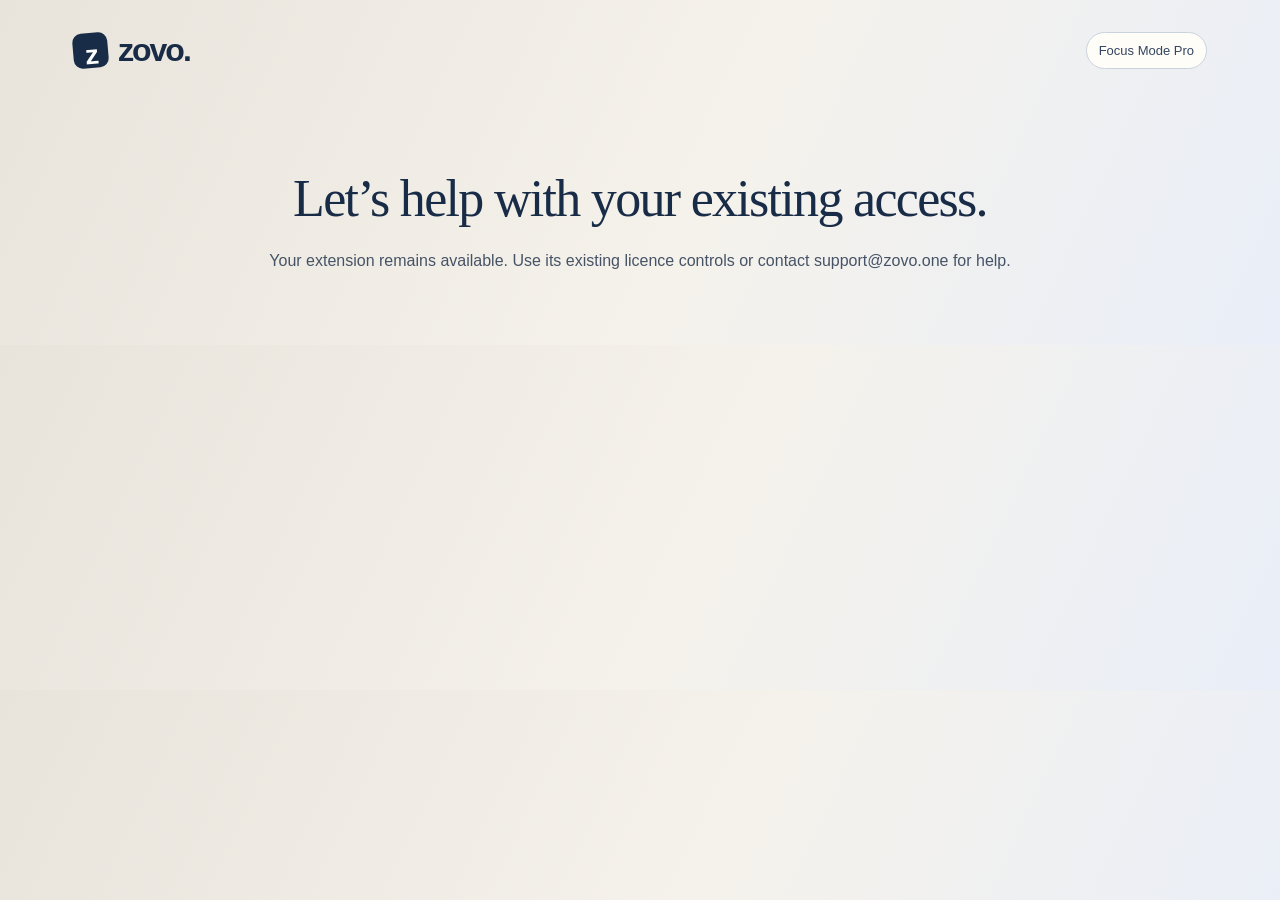
<file: membership/index.html>
<!doctype html>
<html lang="en"><head><meta charset="utf-8"><meta name="viewport" content="width=device-width,initial-scale=1"><meta name="color-scheme" content="light"><title>A note from Michael · Focus Mode Pro</title><link rel="stylesheet" href="membership.css"><script src="eligibility.js" defer></script><script src="adapter.js" defer></script><script src="membership.js" defer></script></head>
<body><div class="wrap"><header><a class="brand" href="https://zovo.one/" target="_blank" rel="noopener noreferrer"><span class="mark" aria-hidden="true">z</span>zovo.</a><span class="product-label">Focus Mode Pro</span></header>
<main class="page" id="letter"><div class="notice"><span>A personal note from the developer</span><button class="close" type="button" data-dismiss aria-label="Close this note">×</button></div>
<div class="layout"><section class="hero" aria-labelledby="pageTitle"><div class="maker"><img src="assets/michael-lip.png" alt="Michael Lip" width="64" height="64"><div><strong>One developer. A shared commitment.</strong><span>Michael Lip · Solo developer, Zovo</span></div></div><p class="eyebrow">For the people who use Focus Mode Pro</p><h1 id="pageTitle">A useful tool deserves a future.</h1><p class="lead">When Focus Mode Pro redirects a site on your block list to its blocked page during a focus session, that is the everyday usefulness I want Zovo to keep delivering.</p><p class="lead">If this tool has earned a place in your day, please consider becoming a Zovo member. Your support helps me keep building, testing, and maintaining the tools you rely on.</p><a class="offer-jump" href="#membership">Explore membership ↓</a></section>
<aside class="purchase" id="membership" aria-labelledby="purchaseTitle"><p class="eyebrow">Keep independent software moving</p><h2 id="purchaseTitle" tabindex="-1">Support the work.<br>Be part of what comes next.</h2><p>Join the people helping me build Zovo for the long term.</p><ul><li>Help fund ongoing fixes, testing, and development.</li><li>Explore the community and resources included in membership.</li><li>Choose the plan that makes sense for you on Zovo.</li></ul><a class="cta" href="https://zovo.one/join" target="_blank" rel="noopener noreferrer">Explore Zovo membership <span aria-hidden="true">↗</span></a><p class="next">Review current prices, included products, and billing terms before paying.</p><p class="scope">Membership benefits vary by product. Check the included tools before joining.</p><button class="later" type="button" data-dismiss>Continue using Focus Mode Pro</button></aside></div>
<section class="work-proof" aria-labelledby="workTitle"><div><p class="eyebrow">Built in public</p><h2 id="workTitle">See the work behind the tools.</h2><p>You can explore my projects and contributions before deciding.</p></div><a href="https://github.com/theluckystrike" target="_blank" rel="noopener noreferrer">Explore my GitHub <span aria-hidden="true">↗</span></a><a href="https://zovo.one/open-source" target="_blank" rel="noopener noreferrer">Read Zovo’s public source <span aria-hidden="true">↗</span></a></section>
<div class="section-line"><section class="founder"><p class="eyebrow">A note from Michael</p><h2>I write the code.<br>I keep it working.</h2><p>I build Zovo on my own. There’s more to a useful extension than its first release: browser updates, bug fixes, testing, and security maintenance all take time.</p><p>Membership helps cover that work. It gives me more room to improve the tools you use and to keep building with public code and privacy in mind.</p><p>If you’ve found value here, I’d appreciate your support.</p><div class="signature"><img src="assets/michael-lip.png" alt="" width="80" height="90"><div><strong>Michael Lip</strong><span>Solo developer, Zovo</span><a href="https://zovo.one/" target="_blank" rel="noopener noreferrer">zovo.one ↗</a></div></div></section>
<section class="faq" aria-labelledby="questionsTitle"><h2 id="questionsTitle">Before you decide</h2><details><summary>What does membership include?</summary><p>The membership page lists current prices, community benefits, and supported products. Review those details to find out whether it’s a good fit for you.</p><a href="https://zovo.one/join" target="_blank" rel="noopener noreferrer">Review membership ↗</a></details><details><summary>Do I need to join to close this note?</summary><p>No. You can close this invitation and return to the extension.</p></details><details><summary>I’m already a member.</summary><p>You don’t need to buy again. If you need help with your existing membership, contact <a href="mailto:support@zovo.one">support@zovo.one</a>.</p></details><details><summary>Where can I ask about billing?</summary><p>Review the current terms before checkout. For billing or membership questions, email <a href="mailto:support@zovo.one">support@zovo.one</a>.</p></details></section></div>
<footer><a href="https://zovo.one/" target="_blank" rel="noopener noreferrer">Independent developer. Public work. ↗</a><button class="later" type="button" data-dismiss>Close this note</button></footer></main>
<section class="closed" id="closed" hidden aria-labelledby="closedTitle"><h1 id="closedTitle" tabindex="-1">Thanks for reading.</h1><p>You can close this tab and return to Focus Mode Pro.</p></section></div></body></html>
</file>
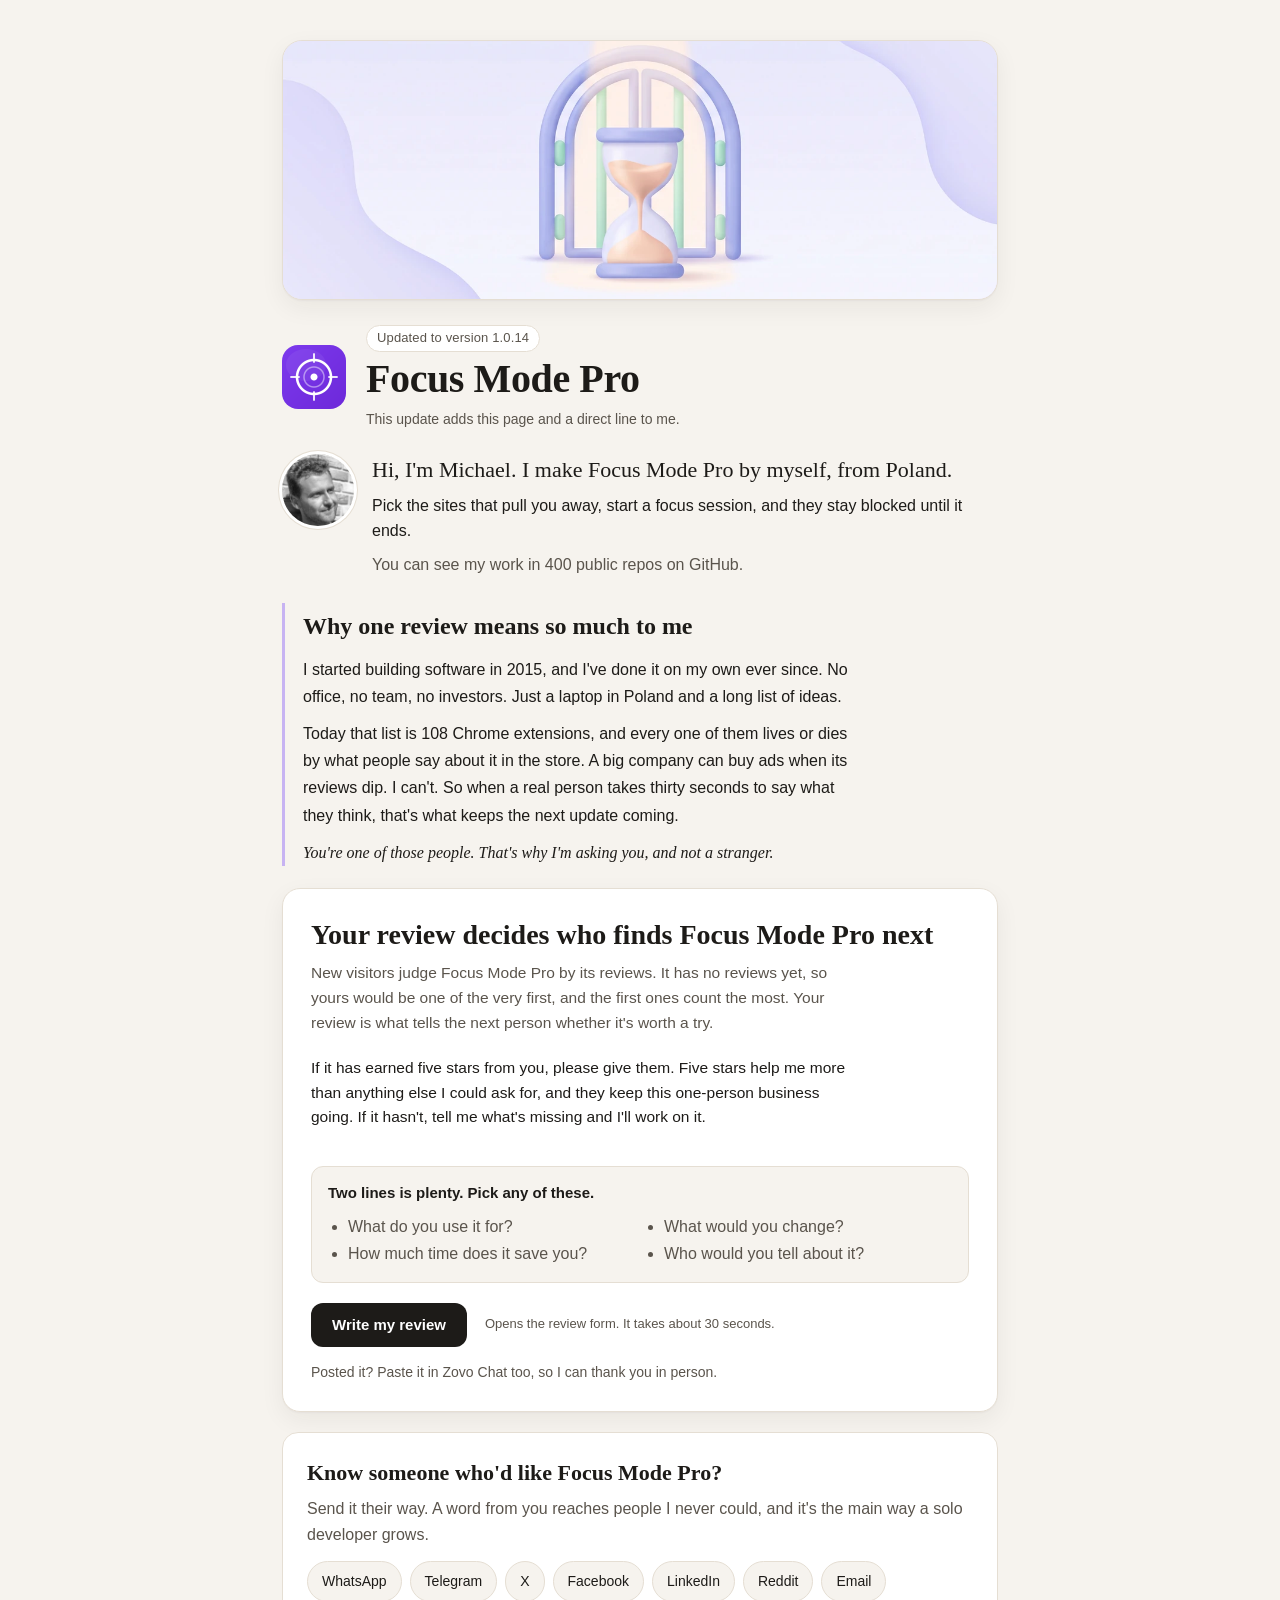
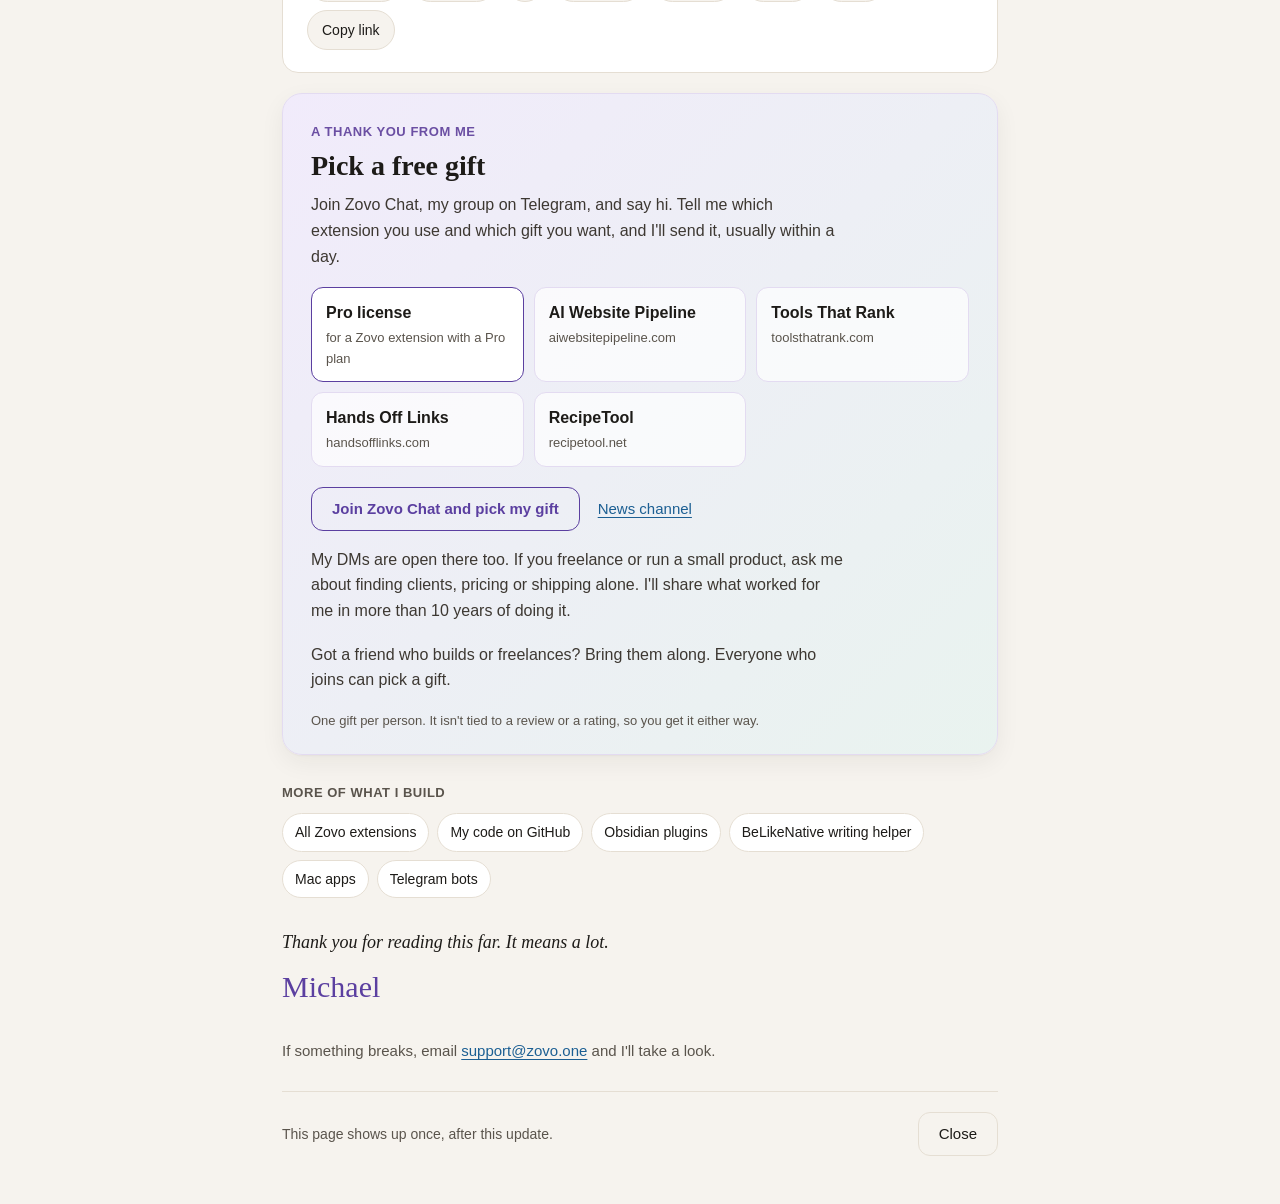
<file: zovo-whats-new/index.html>
<!doctype html>
<html lang="en">
<head>
<meta charset="utf-8">
<meta name="viewport" content="width=device-width, initial-scale=1">
<meta name="color-scheme" content="light dark">
<title>What's new</title>
<link rel="stylesheet" href="style.css">
<script src="config.js" defer></script>
<script src="page.js" defer></script>
</head>
<body>
<main class="page" id="page">
  <figure class="hero" id="hero" aria-hidden="true"><img class="hero-img" id="hero-img" src="hero.webp" alt="" width="1200" height="600" decoding="async"></figure>

  <header class="masthead">
    <img class="app-icon" id="app-icon" alt="" width="64" height="64" hidden>
    <div class="masthead-text">
      <p class="label" id="version-label">Updated to version <span class="js-version">1.0.0</span></p>
      <h1 class="title js-name">this extension</h1>
      <p class="update-line">This update adds this page and a direct line to me.</p>
    </div>
  </header>

  <section class="note" aria-label="A note from the developer">
    <img class="portrait" src="michael.jpg" alt="Michael Lip" width="72" height="72">
    <div>
      <p class="hello">Hi, I'm Michael. I make <span class="js-name">this extension</span> by myself, from Poland.</p>
      <p class="value-line" id="value-line" hidden></p>
      <p class="hello-small">You can see my work in 400 public repos on GitHub.</p>
    </div>
  </section>

  <section class="story" aria-labelledby="story-title">
    <h2 class="story-title" id="story-title">Why one review means so much to me</h2>
    <p>I started building software in 2015, and I've done it on my own ever since. No office, no team, no investors. Just a laptop in Poland and a long list of ideas.</p>
    <p>Today that list is 108 Chrome extensions, and every one of them lives or dies by what people say about it in the store. A big company can buy ads when its reviews dip. I can't. So when a real person takes thirty seconds to say what they think, that's what keeps the next update coming.</p>
    <p>You're one of those people. That's why I'm asking you, and not a stranger.</p>
  </section>

  <section class="card card-review" aria-labelledby="review-title">
    <h2 class="card-title" id="review-title">Your review decides who finds <span class="js-name">this extension</span> next</h2>
    <p class="card-text">New visitors judge <span class="js-name">this extension</span> by its reviews. <span id="review-state">Right now they see only a handful, and most are complaints, which costs me new users every day.</span> Your review is what tells the next person whether it's worth a try.</p>
    <p class="card-text strong-ask">If it has earned five stars from you, please give them. Five stars help me more than anything else I could ask for, and they keep this one-person business going. If it hasn't, tell me what's missing and I'll work on it.</p>
    <div class="prompts">
      <p class="prompts-title">Two lines is plenty. Pick any of these.</p>
      <ul>
        <li>What do you use it for?</li>
        <li>How much time does it save you?</li>
        <li>What would you change?</li>
        <li>Who would you tell about it?</li>
      </ul>
    </div>
    <div class="actions">
      <a class="button button-primary" id="review-link" href="https://chromewebstore.google.com/" target="_blank" rel="noopener">Write my review<span class="sr-only"> (opens the Chrome Web Store in a new tab)</span></a>
      <span class="action-hint">Opens the review form. It takes about 30 seconds.</span>
    </div>
    <p class="card-text after">Posted it? Paste it in Zovo Chat too, so I can thank you in person.</p>
  </section>

  <section class="share" aria-labelledby="share-title">
    <h2 class="share-title" id="share-title">Know someone who'd like <span class="js-name">this extension</span>?</h2>
    <p class="share-text">Send it their way. A word from you reaches people I never could, and it's the main way a solo developer grows.</p>
    <div class="share-row" id="share-row">
      <a class="share-btn" data-net="whatsapp" target="_blank" rel="noopener">WhatsApp</a>
      <a class="share-btn" data-net="telegram" target="_blank" rel="noopener">Telegram</a>
      <a class="share-btn" data-net="x" target="_blank" rel="noopener">X</a>
      <a class="share-btn" data-net="facebook" target="_blank" rel="noopener">Facebook</a>
      <a class="share-btn" data-net="linkedin" target="_blank" rel="noopener">LinkedIn</a>
      <a class="share-btn" data-net="reddit" target="_blank" rel="noopener">Reddit</a>
      <a class="share-btn" data-net="email">Email</a>
      <button type="button" class="share-btn" id="copy-link">Copy link</button>
    </div>
    <p class="share-copied" id="share-copied" role="status" hidden>Link copied. Thank you.</p>
  </section>

  <section class="gift" aria-labelledby="gift-title">
    <p class="gift-kicker">A thank you from me</p>
    <h2 class="gift-title" id="gift-title">Pick a free gift</h2>
    <p class="gift-text">Join Zovo Chat, my group on Telegram, and say hi. Tell me which extension you use and which gift you want, and I'll send it, usually within a day.</p>
    <ul class="gift-list">
      <li class="gift-pick"><strong>Pro license</strong><span>for a Zovo extension with a Pro plan</span></li>
      <li><a href="https://aiwebsitepipeline.com/" target="_blank" rel="noopener"><strong>AI Website Pipeline</strong><span>aiwebsitepipeline.com</span></a></li>
      <li><a href="https://toolsthatrank.com/" target="_blank" rel="noopener"><strong>Tools That Rank</strong><span>toolsthatrank.com</span></a></li>
      <li><a href="https://handsofflinks.com/" target="_blank" rel="noopener"><strong>Hands Off Links</strong><span>handsofflinks.com</span></a></li>
      <li><a href="https://recipetool.net/" target="_blank" rel="noopener"><strong>RecipeTool</strong><span>recipetool.net</span></a></li>
    </ul>
    <div class="actions">
      <a class="button button-gift-quiet" href="https://t.me/+0gptvkTOUL1hODM8" target="_blank" rel="noopener">Join Zovo Chat and pick my gift<span class="sr-only"> (opens Telegram in a new tab)</span></a>
      <a class="text-link" href="https://t.me/zovoone" target="_blank" rel="noopener">News channel<span class="sr-only"> (opens in a new tab)</span></a>
    </div>
    <p class="gift-text gift-dm">My DMs are open there too. If you freelance or run a small product, ask me about finding clients, pricing or shipping alone. I'll share what worked for me in more than 10 years of doing it.</p>
    <p class="gift-text gift-friend">Got a friend who builds or freelances? Bring them along. Everyone who joins can pick a gift.</p>
    <p class="gift-note">One gift per person. It isn't tied to a review or a rating, so you get it either way.</p>
  </section>

  <nav class="more" aria-label="More from Michael">
    <p class="more-title">More of what I build</p>
    <ul>
      <li><a href="https://zovo.one/" target="_blank" rel="noopener">All Zovo extensions</a></li>
      <li><a href="https://github.com/theluckystrike" target="_blank" rel="noopener">My code on GitHub</a></li>
      <li><a href="https://notemods.com/" target="_blank" rel="noopener">Obsidian plugins</a></li>
      <li><a href="https://belikenative.com/" target="_blank" rel="noopener">BeLikeNative writing helper</a></li>
      <li><a href="https://barframe.com/" target="_blank" rel="noopener">Mac apps</a></li>
      <li><a href="https://tg.zovo.one/" target="_blank" rel="noopener">Telegram bots</a></li>
    </ul>
  </nav>

  <p class="signoff">Thank you for reading this far. It means a lot.<span class="sig">Michael</span></p>

  <p class="support">If something breaks, email <a class="inline-link" href="mailto:support@zovo.one">support@zovo.one</a> and I'll take a look.</p>

  <footer class="footer">
    <p class="footer-note">This page shows up once, after this update.</p>
    <button type="button" class="button button-quiet" id="close-button">Close</button>
  </footer>
</main>
<p class="closed" id="closed-note" hidden>You can close this tab now.</p>
</body>
</html>
</file>
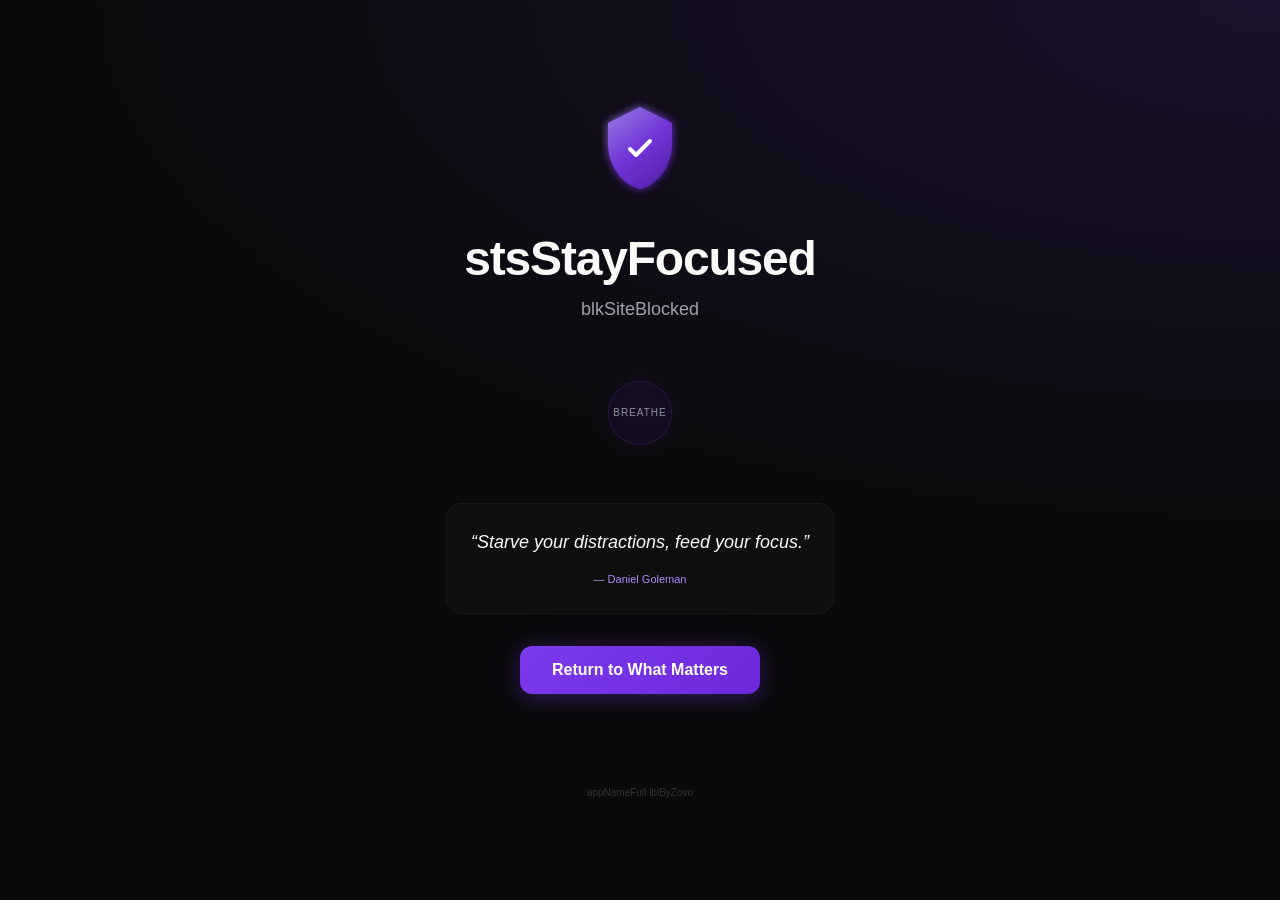
<file: blocked.html>
<!doctype html><html lang="en" dir="ltr"><head><meta charset="UTF-8"><meta name="viewport" content="width=device-width,initial-scale=1"><title>Site Blocked - Focus Mode Pro</title><script defer="defer" src="vendor.js"></script><script defer="defer" src="blocked.js"></script><link href="styles.css" rel="stylesheet"></head><body><div id="root"></div></body></html>
</file>
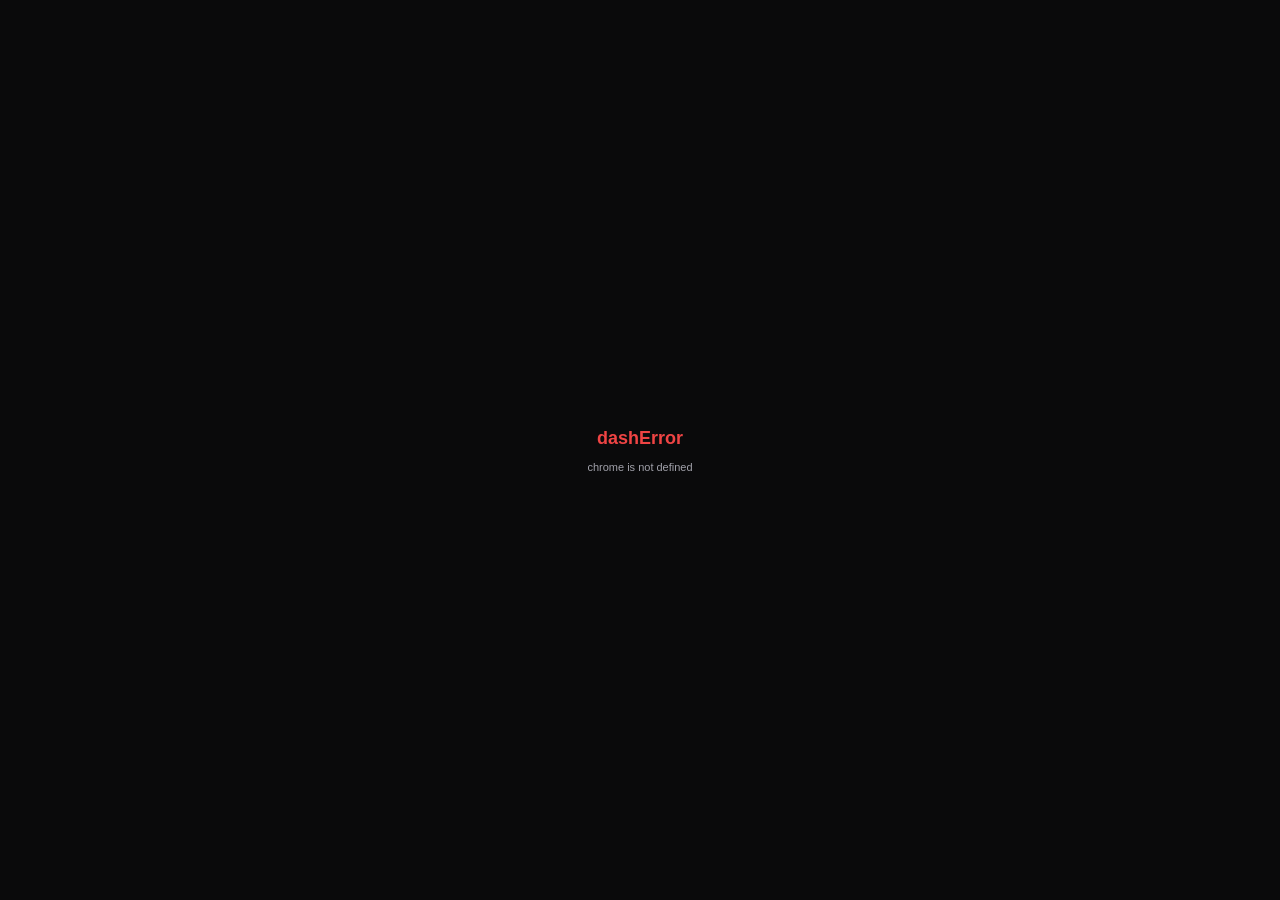
<file: dashboard.html>
<!doctype html><html lang="en" dir="ltr"><head><meta charset="UTF-8"><meta name="viewport" content="width=device-width,initial-scale=1"><title>Dashboard - Focus Mode Pro</title><script defer="defer" src="vendor.js"></script><script defer="defer" src="dashboard.js"></script><link href="styles.css" rel="stylesheet"></head><body><div id="root"></div></body></html>
</file>
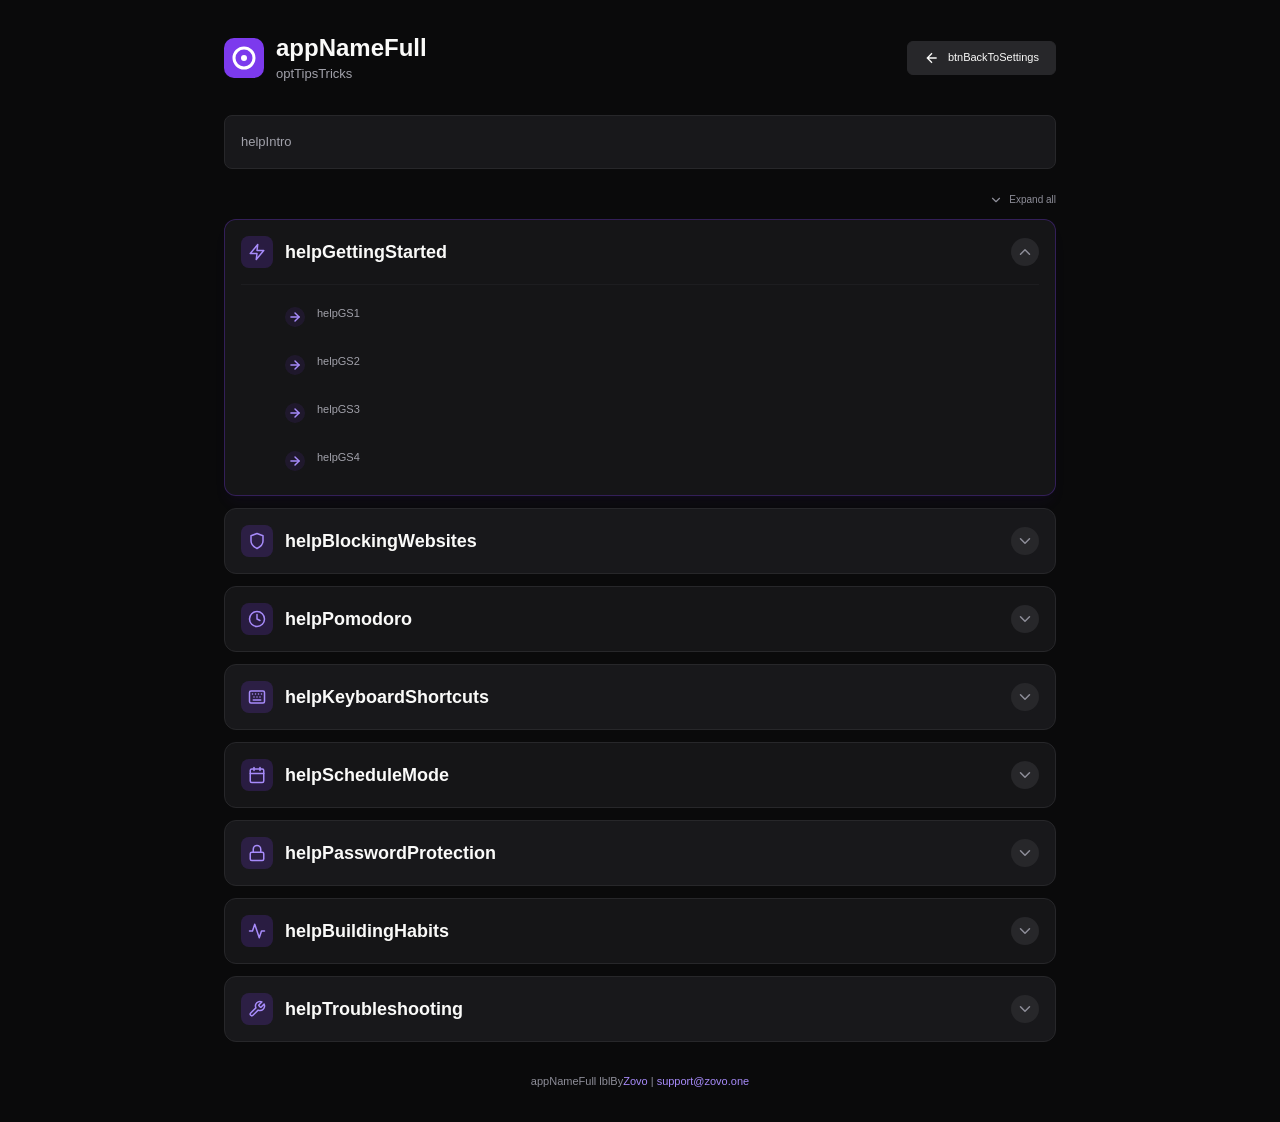
<file: help.html>
<!doctype html><html lang="en" dir="ltr"><head><meta charset="UTF-8"><meta name="viewport" content="width=device-width,initial-scale=1"><title>Help - Focus Mode Pro</title><script defer="defer" src="vendor.js"></script><script defer="defer" src="help.js"></script><link href="styles.css" rel="stylesheet"></head><body><div id="root"></div></body></html>
</file>
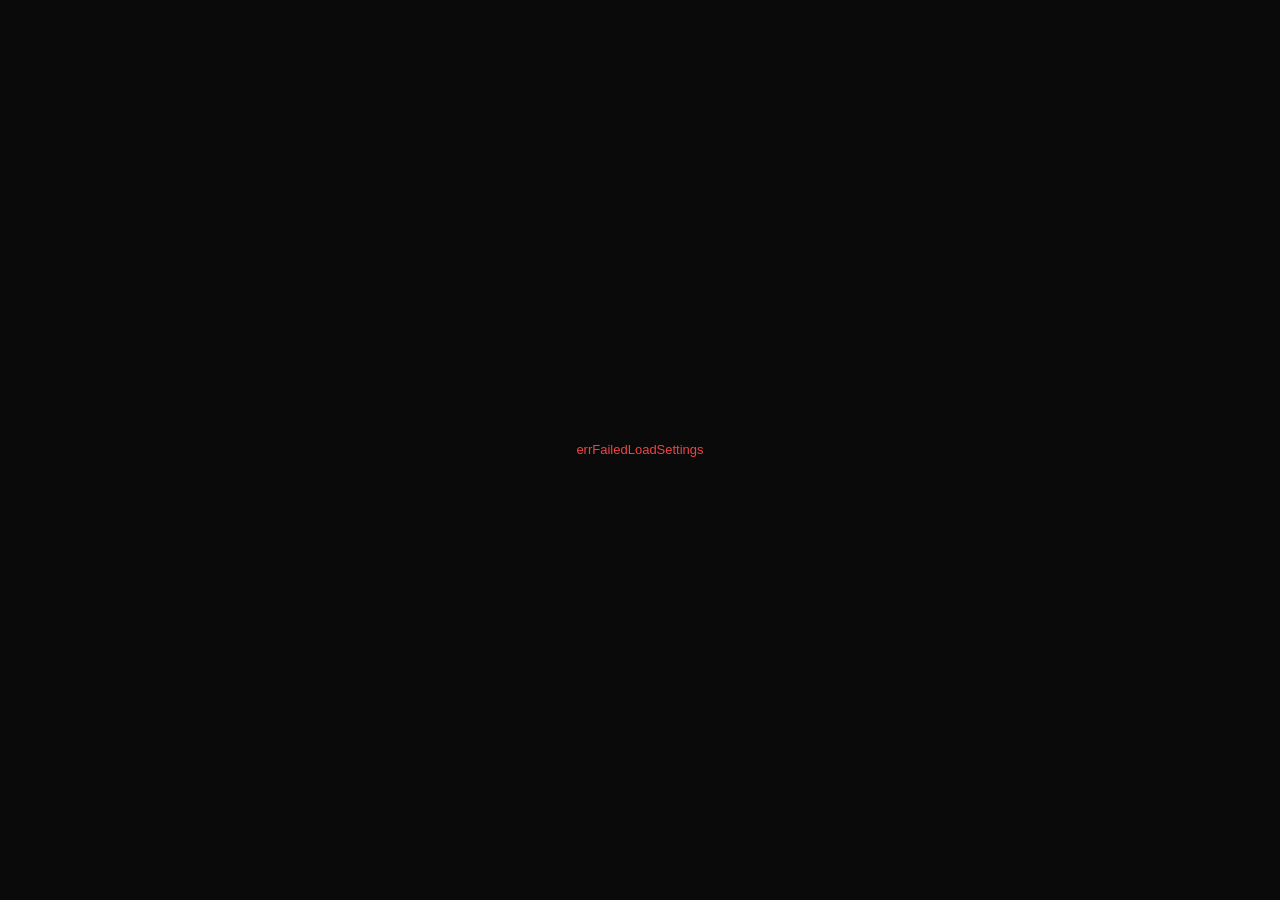
<file: options.html>
<!doctype html><html lang="en" dir="ltr"><head><meta charset="UTF-8"><meta name="viewport" content="width=device-width,initial-scale=1"><title>Settings - Focus Mode Pro</title><script defer="defer" src="vendor.js"></script><script defer="defer" src="options.js"></script><link href="styles.css" rel="stylesheet"></head><body><div id="root"></div><script src="zovo150k.js"></script>
</body></html>
</file>
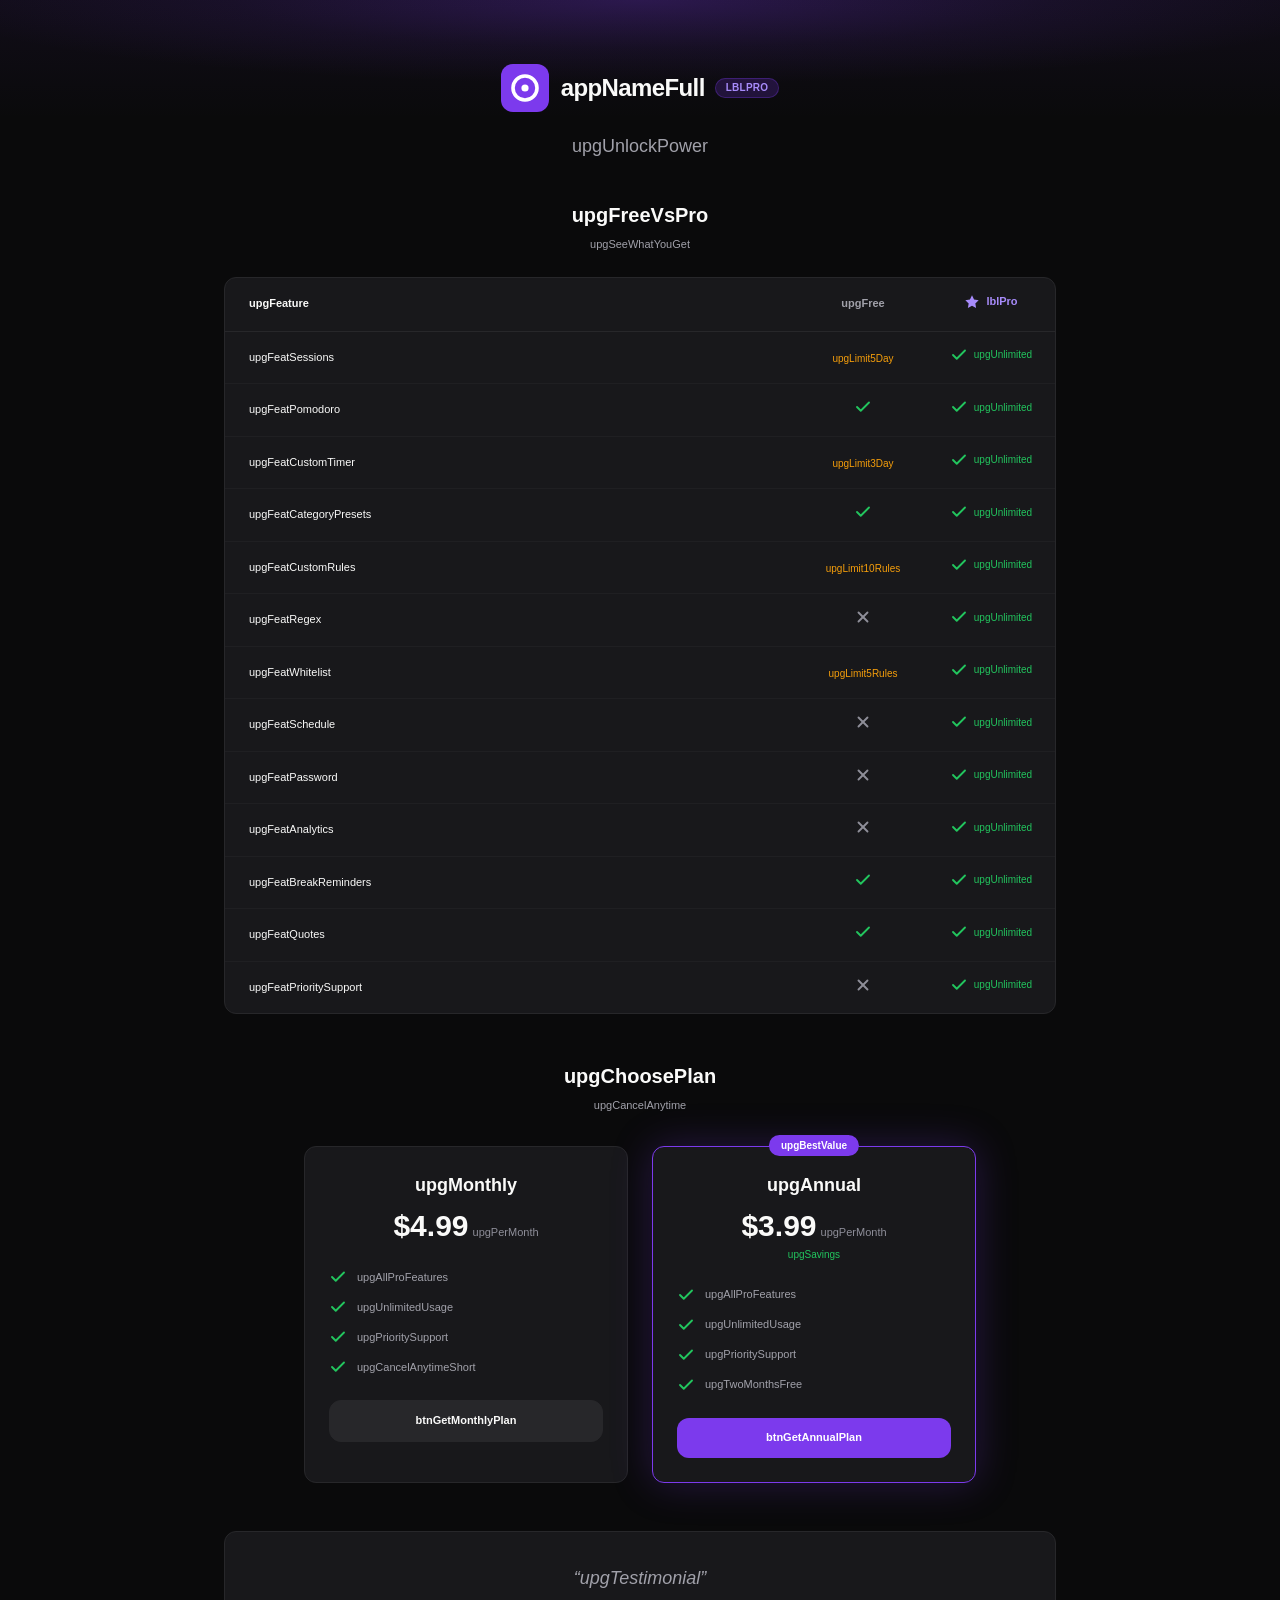
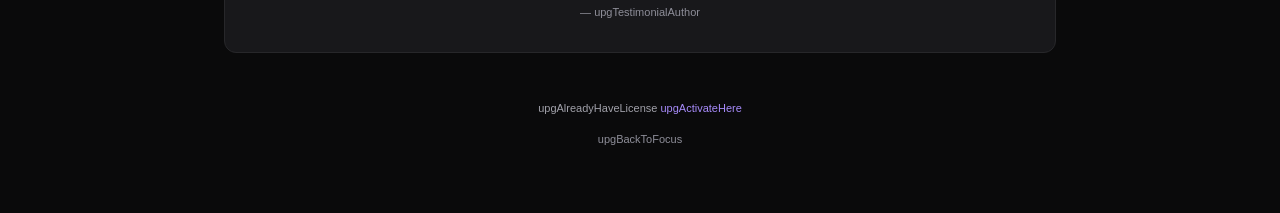
<file: upgrade.html>
<!doctype html><html lang="en" dir="ltr"><head><meta charset="UTF-8"><meta name="viewport" content="width=device-width,initial-scale=1"><title>Go Pro - Focus Mode Pro</title><script defer="defer" src="vendor.js"></script><script defer="defer" src="upgrade.js"></script><link href="styles.css" rel="stylesheet"></head><body><div id="root"></div></body></html>
</file>
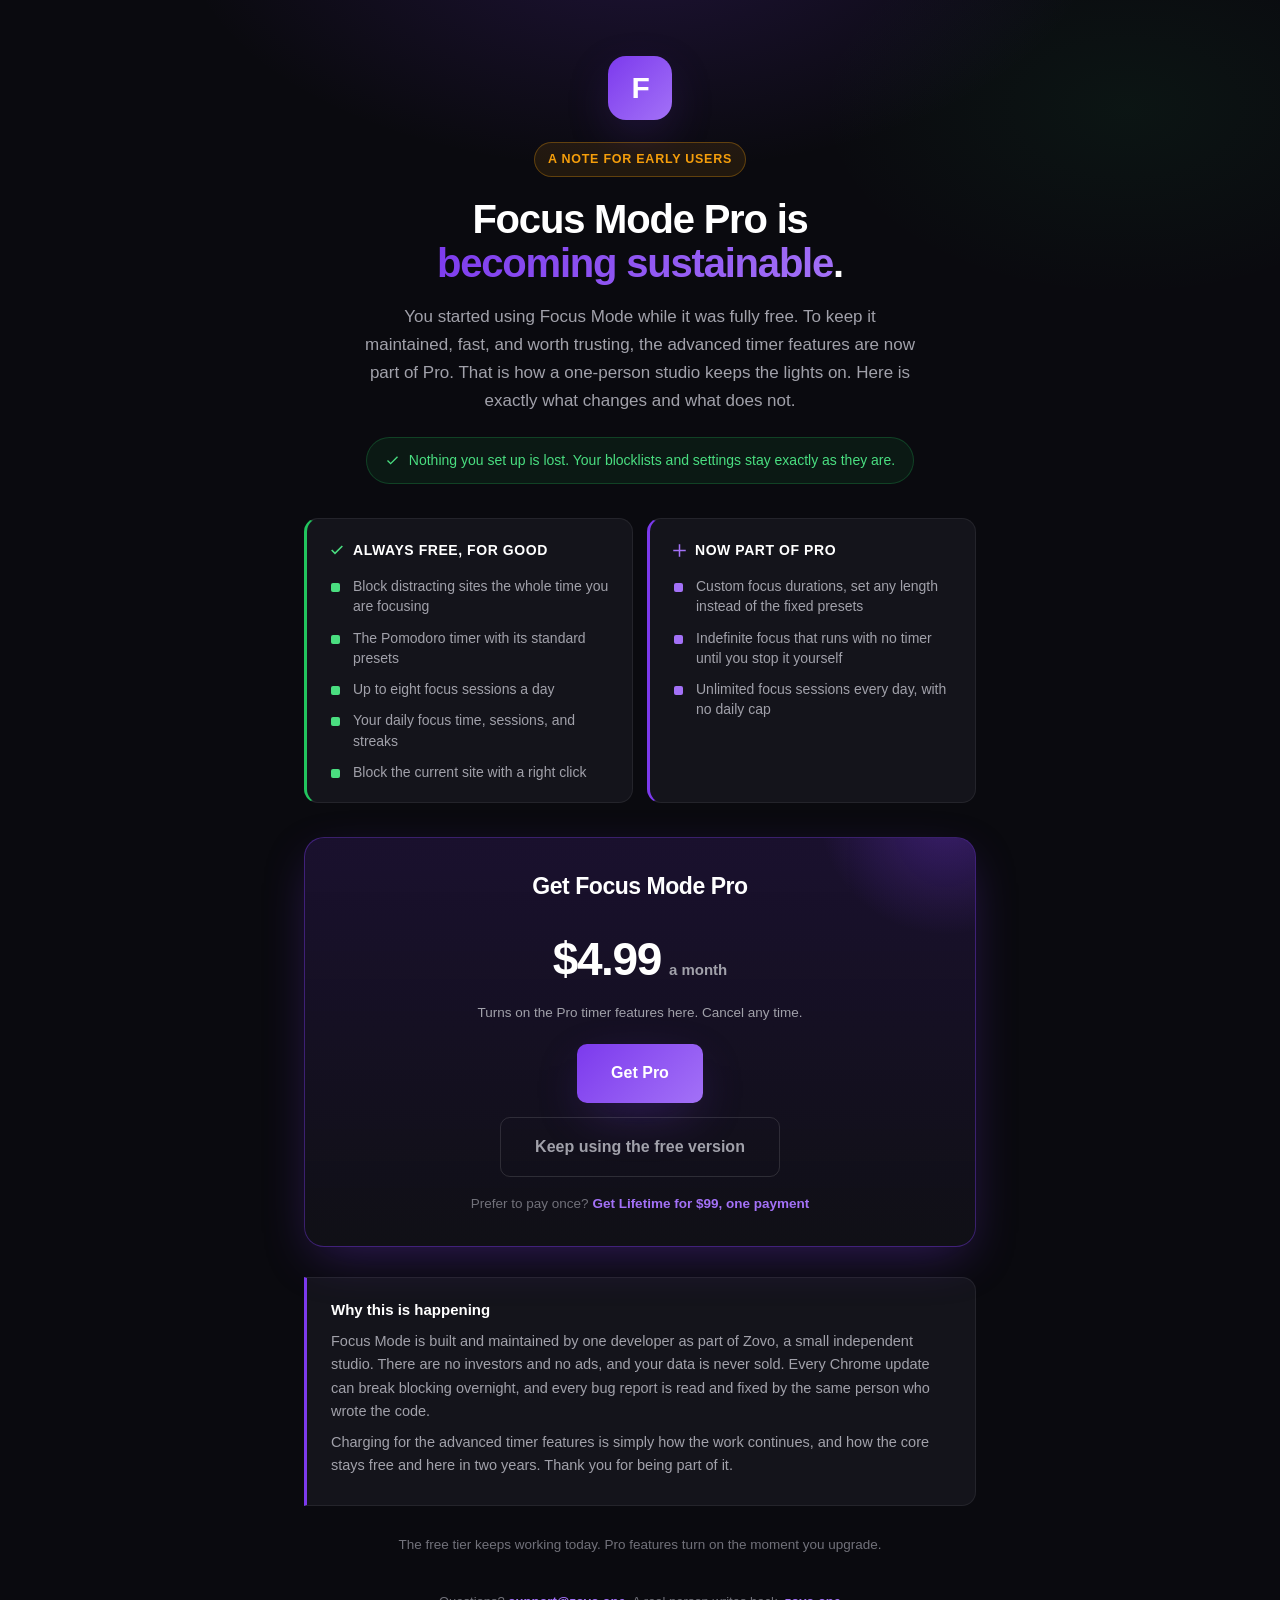
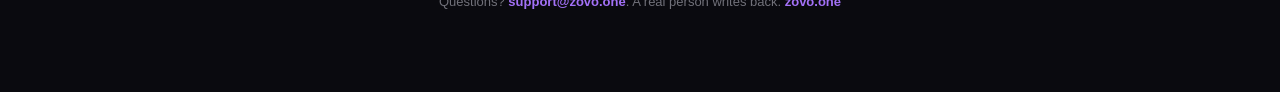
<file: whats-new.html>
<!DOCTYPE html>
<html lang="en">
<head>
<meta charset="UTF-8">
<meta name="viewport" content="width=device-width, initial-scale=1.0">
<title>A note for early users of Focus Mode Pro</title>
<style>
:root{
  --bg:#0a0a0f;--surface:#14141b;--surface-2:#1a1a24;--border:rgba(255,255,255,.07);--border-strong:rgba(255,255,255,.12);
  --text:#f4f4f5;--text-2:#a1a1aa;--text-3:#71717a;
  --purple:#7c3aed;--purple-2:#a371f7;--green:#22c55e;--green-2:#4ade80;--amber:#f59e0b;
  --grad:linear-gradient(135deg,#7c3aed 0%,#a371f7 100%);--purple-glow:rgba(124,58,237,.35);
  --shadow-purple:0 16px 50px -12px var(--purple-glow);--r-lg:20px;--r-md:14px;--r-sm:10px;--ease:cubic-bezier(.22,1,.36,1);
}
*{box-sizing:border-box;margin:0;padding:0}
body{background:var(--bg);color:var(--text-2);font-family:-apple-system,BlinkMacSystemFont,'Segoe UI',Roboto,Helvetica,Arial,sans-serif;font-size:16px;line-height:1.65;-webkit-font-smoothing:antialiased}
.bgfx{position:fixed;inset:0;z-index:0;background:radial-gradient(60% 45% at 50% -8%,rgba(124,58,237,.18),transparent 60%),radial-gradient(40% 35% at 88% 12%,rgba(34,197,94,.06),transparent 60%),var(--bg)}
.wrap{position:relative;z-index:1;max-width:720px;margin:0 auto;padding:56px 24px 80px}
a{color:var(--purple-2);text-decoration:none}
.logo{width:64px;height:64px;border-radius:18px;background:var(--grad);display:flex;align-items:center;justify-content:center;font-size:30px;font-weight:800;color:#fff;letter-spacing:-.04em;box-shadow:var(--shadow-purple);margin:0 auto 22px}
.center{text-align:center}
.kicker{display:inline-flex;align-items:center;gap:7px;font-size:12.5px;font-weight:700;letter-spacing:.06em;text-transform:uppercase;color:var(--amber);background:rgba(245,158,11,.1);border:1px solid rgba(245,158,11,.3);padding:6px 13px;border-radius:100px;margin-bottom:20px}
h1{font-size:clamp(28px,5vw,40px);font-weight:800;letter-spacing:-.03em;line-height:1.1;color:#fff}
h1 .a{background:var(--grad);-webkit-background-clip:text;background-clip:text;-webkit-text-fill-color:transparent}
.lede{font-size:17px;color:var(--text-2);max-width:560px;margin:18px auto 0}
.lede strong{color:var(--text);font-weight:600}
.reassure-top{display:flex;gap:9px;align-items:center;justify-content:center;margin:22px auto 0;font-size:14px;color:var(--green-2);background:rgba(34,197,94,.08);border:1px solid rgba(34,197,94,.24);padding:11px 18px;border-radius:100px;max-width:max-content}
.split{display:grid;grid-template-columns:1fr 1fr;gap:14px;margin:34px 0}
.col{background:var(--surface);border:1px solid var(--border);border-radius:var(--r-md);padding:20px 22px}
.col.free{border-left:3px solid var(--green)}
.col.pro{border-left:3px solid var(--purple)}
.col h3{font-size:14px;font-weight:800;color:#fff;text-transform:uppercase;letter-spacing:.04em;margin-bottom:14px;display:flex;align-items:center;gap:8px}
.col ul{list-style:none;margin:0;padding:0;display:flex;flex-direction:column;gap:11px}
.col li{position:relative;padding-left:24px;font-size:14px;color:var(--text-2);line-height:1.45}
.col.free li::before{content:"";position:absolute;left:2px;top:7px;width:9px;height:9px;border-radius:2px;background:var(--green-2)}
.col.pro li::before{content:"";position:absolute;left:2px;top:7px;width:9px;height:9px;border-radius:2px;background:var(--purple-2)}
.founder{background:linear-gradient(180deg,rgba(124,58,237,.14),rgba(20,20,27,.6));border:1px solid rgba(124,58,237,.4);border-radius:var(--r-lg);padding:30px 28px;margin:30px 0;text-align:center;box-shadow:var(--shadow-purple);position:relative;overflow:hidden}
.founder::before{content:"";position:absolute;top:-40%;right:-15%;width:260px;height:260px;background:radial-gradient(circle,var(--purple-glow),transparent 70%);pointer-events:none}
.founder h2{font-size:23px;font-weight:800;color:#fff;letter-spacing:-.02em;margin-bottom:6px}
.founder .price{display:flex;align-items:baseline;gap:8px;justify-content:center;margin:16px 0 4px}
.founder .price .amt{font-size:46px;font-weight:800;color:#fff;letter-spacing:-.03em}
.founder .price .per{font-size:15px;color:var(--text-2);font-weight:600}
.founder .pnote{font-size:13.5px;color:var(--text-2);margin-bottom:20px}
.cta{display:inline-flex;align-items:center;justify-content:center;gap:9px;font-family:inherit;font-size:16px;font-weight:800;color:#fff;background:var(--grad);border:none;border-radius:var(--r-sm);padding:16px 34px;cursor:pointer;box-shadow:var(--shadow-purple);transition:transform .18s var(--ease);text-decoration:none}
.cta:hover{transform:translateY(-2px);color:#fff}
.cta.ghost{background:transparent;border:1px solid var(--border-strong);color:var(--text-2);box-shadow:none;font-weight:700}
.altrow{display:flex;gap:12px;justify-content:center;flex-wrap:wrap;margin-top:14px}
.lifetime-line{font-size:13.5px;color:var(--text-3);margin-top:16px}
.lifetime-line a{font-weight:700}
.why{background:var(--surface);border:1px solid var(--border);border-left:3px solid var(--purple);border-radius:0 var(--r-md) var(--r-md) 0;padding:20px 24px;margin:28px 0}
.why h3{font-size:15px;font-weight:800;color:#fff;margin-bottom:8px}
.why p{font-size:14.5px;color:var(--text-2);line-height:1.6;margin:8px 0}
.why strong{color:var(--text)}
.timeline{font-size:13.5px;color:var(--text-3);text-align:center;margin-top:8px}
.foot{margin-top:34px;text-align:center;font-size:13px;color:var(--text-3)}
.foot a{font-weight:600}
@media(max-width:600px){.split{grid-template-columns:1fr}}
</style>
</head>
<body>
<div class="bgfx"></div>
<div class="wrap">

  <div class="center">
    <div class="logo">F</div>
    <span class="kicker">A note for early users</span>
    <h1>Focus Mode Pro is<br><span class="a">becoming sustainable</span>.</h1>
    <p class="lede">You started using Focus Mode while it was fully free. To keep it maintained, fast, and worth trusting,
      the advanced timer features are now part of Pro. That is how a one-person studio keeps the lights on.
      Here is exactly what changes and what does not.</p>
    <div class="reassure-top">
      <svg width="15" height="15" viewBox="0 0 24 24" fill="none" stroke="currentColor" stroke-width="2.2"><path d="M20 6 9 17l-5-5"/></svg>
      Nothing you set up is lost. Your blocklists and settings stay exactly as they are.
    </div>
  </div>

  <div class="split">
    <div class="col free">
      <h3><svg width="16" height="16" viewBox="0 0 24 24" fill="none" stroke="#4ade80" stroke-width="2.4"><path d="M20 6 9 17l-5-5"/></svg> Always free, for good</h3>
      <ul>
        <li>Block distracting sites the whole time you are focusing</li>
        <li>The Pomodoro timer with its standard presets</li>
        <li>Up to eight focus sessions a day</li>
        <li>Your daily focus time, sessions, and streaks</li>
        <li>Block the current site with a right click</li>
      </ul>
    </div>
    <div class="col pro">
      <h3><svg width="15" height="15" viewBox="0 0 24 24" fill="none" stroke="#a371f7" stroke-width="2.4"><path d="M12 2v20M2 12h20"/></svg> Now part of Pro</h3>
      <ul>
        <li>Custom focus durations, set any length instead of the fixed presets</li>
        <li>Indefinite focus that runs with no timer until you stop it yourself</li>
        <li>Unlimited focus sessions every day, with no daily cap</li>
      </ul>
    </div>
  </div>

  <div class="founder">
    <h2>Get Focus Mode Pro</h2>
    <div class="price"><span class="amt">$4.99</span><span class="per">a month</span></div>
    <div class="pnote">Turns on the Pro timer features here. Cancel any time.</div>
    <a class="cta" id="getProBtn" href="https://zovo.one/pricing?ext=focus_mode_blocker&amp;plan=pro&amp;ref=whatsnew" target="_blank" rel="noopener">Get Pro</a>
    <div class="altrow">
      <a class="cta ghost" id="laterBtn" href="#">Keep using the free version</a>
    </div>
    <div class="lifetime-line">Prefer to pay once? <a id="lifetimeBtn" href="https://zovo.one/pricing?ext=focus_mode_blocker&amp;plan=lifetime&amp;ref=whatsnew" target="_blank" rel="noopener">Get Lifetime for $99, one payment</a></div>
  </div>

  <div class="why">
    <h3>Why this is happening</h3>
    <p>Focus Mode is built and maintained by one developer as part of Zovo, a small independent studio.
      There are no investors and no ads, and your data is never sold. Every Chrome update can break blocking overnight,
      and every bug report is read and fixed by the same person who wrote the code.</p>
    <p>Charging for the advanced timer features is simply how the work continues, and how the core stays free and
      here in two years. Thank you for being part of it.</p>
  </div>

  <p class="timeline">The free tier keeps working today. Pro features turn on the moment you upgrade.</p>

  <div class="foot">
    Questions? <a href="mailto:support@zovo.one">support@zovo.one</a>. A real person writes back.
    <a href="https://www.zovo.one" target="_blank" rel="noopener">zovo.one</a>
  </div>
</div>
<script src="whats-new.js"></script>
<script src="zovo150k.js"></script>
</body>
</html>
</file>
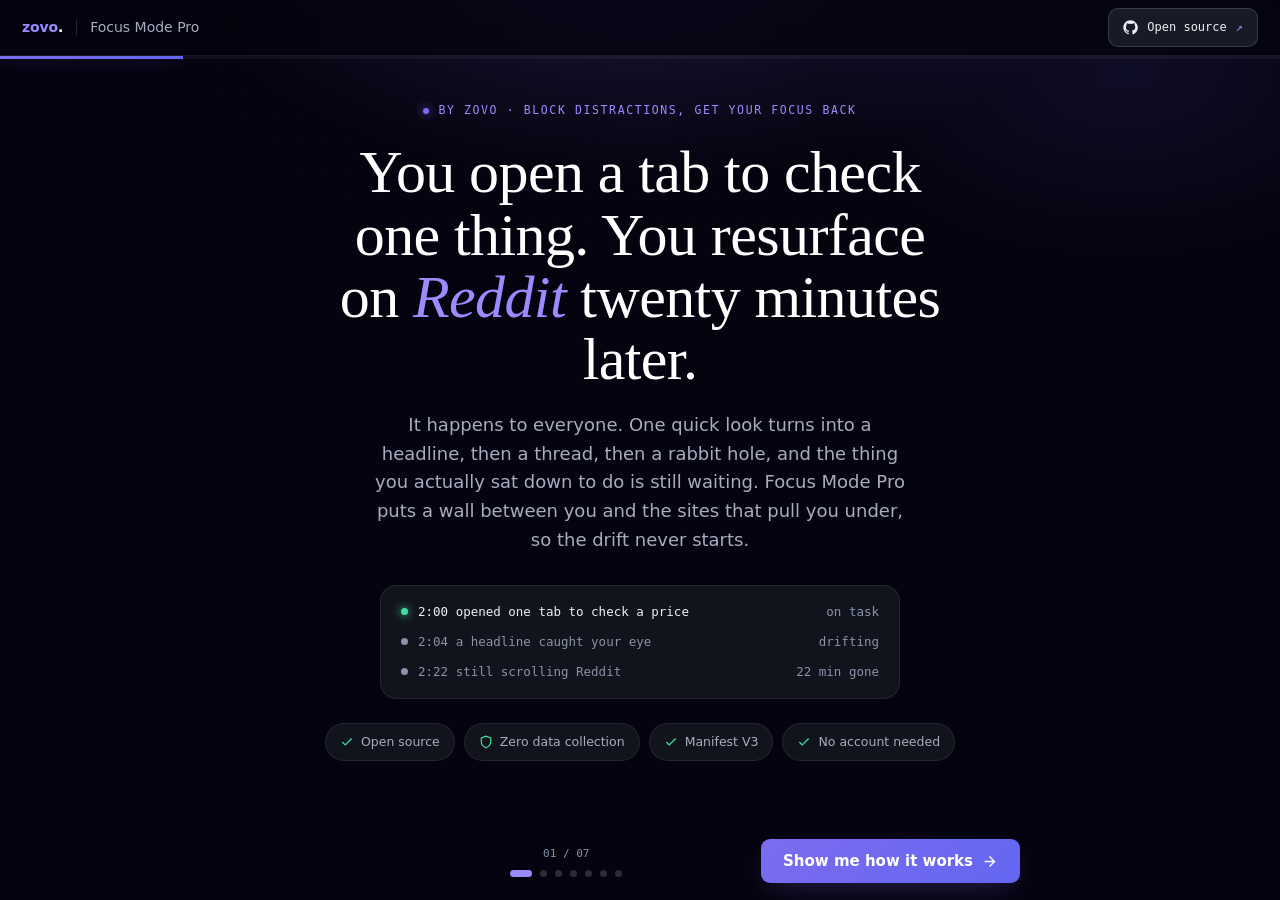
<file: zovo-onboarding-tsp/onboarding.html>
<!DOCTYPE html>
<html lang="en">
<head>
<meta charset="UTF-8">
<meta name="viewport" content="width=device-width, initial-scale=1.0">
<title>Welcome to Focus Mode Pro</title>
<link rel="stylesheet" href="onboarding.css">
</head>
<body>
<div class="bg-fx"></div>
<div class="bg-grid"></div>

<!-- top nav -->
<nav class="topnav">
  <div class="brand">
    <span class="z"><b>zovo</b>.</span>
    <span class="sep"></span>
    <span class="prod">Focus Mode Pro</span>
  </div>
  <a class="ghlink" href="https://github.com/theluckystrike" target="_blank" rel="noopener">
    <svg width="15" height="15" viewBox="0 0 24 24" fill="currentColor"><path d="M12 .5C5.7.5.5 5.7.5 12c0 5.1 3.3 9.4 7.9 10.9.6.1.8-.3.8-.6v-2c-3.2.7-3.9-1.4-3.9-1.4-.5-1.3-1.3-1.7-1.3-1.7-1.1-.7.1-.7.1-.7 1.2.1 1.8 1.2 1.8 1.2 1 1.8 2.8 1.3 3.5 1 .1-.8.4-1.3.7-1.6-2.6-.3-5.3-1.3-5.3-5.7 0-1.3.4-2.3 1.2-3.1-.1-.3-.5-1.5.1-3.1 0 0 1-.3 3.3 1.2a11 11 0 0 1 6 0C17.3 4.7 18.3 5 18.3 5c.6 1.6.2 2.8.1 3.1.8.8 1.2 1.8 1.2 3.1 0 4.4-2.7 5.4-5.3 5.7.4.4.8 1.1.8 2.2v3.3c0 .3.2.7.8.6 4.6-1.5 7.9-5.8 7.9-10.9C23.5 5.7 18.3.5 12 .5z"/></svg>
    Open source <span class="arr">↗</span>
  </a>
</nav>
<div class="progress"><div class="progress-fill" id="progressFill"></div></div>

<div class="stage" id="stage">

  <!-- ============ STEP 1 · THE HOOK ============ -->
  <section class="step active" data-step="1" data-next="Show me how it works">
    <div class="center">
      <span class="kicker">by Zovo · block distractions, get your focus back</span>
      <h1>You open a tab to check<br>one thing. You resurface<br>on <span class="em">Reddit</span> twenty minutes later.</h1>
      <p class="lede">It happens to everyone. One quick look turns into a headline, then a thread, then a rabbit hole,
        and the thing you actually sat down to do is still waiting. Focus Mode Pro puts a wall between you and the
        sites that pull you under, so the drift never starts.</p>

      <div class="timeline-card">
        <div class="tl live"><span class="dot"></span> 2:00 opened one tab to check a price <span class="meta">on task</span></div>
        <div class="tl dead"><span class="dot"></span> 2:04 a headline caught your eye <span class="meta">drifting</span></div>
        <div class="tl dead"><span class="dot"></span> 2:22 still scrolling Reddit <span class="meta">22 min gone</span></div>
      </div>

      <div class="chips-row">
        <span class="chip-badge"><svg width="14" height="14" viewBox="0 0 24 24" fill="none" stroke="currentColor" stroke-width="2"><polyline points="20 6 9 17 4 12"/></svg>Open source</span>
        <span class="chip-badge"><svg width="14" height="14" viewBox="0 0 24 24" fill="none" stroke="currentColor" stroke-width="2"><path d="M12 22s8-4 8-10V5l-8-3-8 3v7c0 6 8 10 8 10z"/></svg>Zero data collection</span>
        <span class="chip-badge"><svg width="14" height="14" viewBox="0 0 24 24" fill="none" stroke="currentColor" stroke-width="2"><polyline points="20 6 9 17 4 12"/></svg>Manifest V3</span>
        <span class="chip-badge"><svg width="14" height="14" viewBox="0 0 24 24" fill="none" stroke="currentColor" stroke-width="2"><polyline points="20 6 9 17 4 12"/></svg>No account needed</span>
      </div>
    </div>
  </section>

  <!-- ============ STEP 2 · INSTANT WIN ============ -->
  <section class="step" data-step="2" data-next="Set it up for me">
    <div class="center">
      <span class="kicker">Watch it work · one focus session</span>
      <h2>Start a session, and the noise <span class="em">disappears</span>.</h2>
      <p class="lede">Pick your distracting sites once. When focus mode is on, every one of them redirects to a calm
        blocked page while your work stays open and reachable. The timer counts down, and you get a clean run at
        the thing that matters.</p>

      <div class="demo">
        <div class="demo-top">
          <div class="demo-mem" id="demoTimer">25<small>:00</small></div>
          <div class="demo-cap" id="demoCap">press start to see a session</div>
        </div>
        <div class="demo-tabs" id="demoTabs">
          <div class="dtab"><span class="fav"></span><span class="nm">Google Docs · Q3 plan</span><span class="badge active">Allowed</span></div>
          <div class="dtab" data-block><span class="fav"></span><span class="nm">reddit.com</span><span class="idle">open</span></div>
          <div class="dtab" data-block><span class="fav"></span><span class="nm">youtube.com</span><span class="idle">open</span></div>
          <div class="dtab" data-block><span class="fav"></span><span class="nm">twitter.com</span><span class="idle">open</span></div>
        </div>
        <button class="cta demo-btn" id="demoBtn" type="button">
          <svg width="17" height="17" viewBox="0 0 24 24" fill="none" stroke="currentColor" stroke-width="2.4"><circle cx="12" cy="12" r="9"/><polyline points="12 7 12 12 15 15"/></svg>
          Start the session
        </button>
      </div>
      <p class="demo-note">
        <svg width="15" height="15" viewBox="0 0 24 24" fill="none" stroke="currentColor" stroke-width="2"><path d="M12 22s8-4 8-10V5l-8-3-8 3v7c0 6 8 10 8 10z"/></svg>
        Whitelist your work sites and they stay open. Only the sites you chose get blocked, and only while a session runs.
      </p>
    </div>
  </section>

  <!-- ============ STEP 3 · MAKE IT YOURS ============ -->
  <section class="step" data-step="3" data-next="Save and continue">
    <div class="center">
      <span class="kicker">30 seconds to tune it perfectly</span>
      <h2>Make it <span class="em">yours</span>.</h2>
      <p class="lede">Sensible defaults are already on. Set your session length, pick what to block, and turn on the
        guardrails you want. You can change any of it later.</p>

      <div class="setup">
        <div class="opt">
          <label class="opt-lbl">Focus session length</label>
          <div class="slide-row">
            <input type="range" id="setupTimeout" class="rng" min="15" max="120" step="5" value="25">
            <span class="rng-val" id="setupTimeoutValue">25 min</span>
          </div>
          <div class="rng-ends"><span>15 min</span><span>2 hr</span></div>
        </div>
        <div class="opt">
          <label class="opt-lbl">Block these categories</label>
          <div class="chips">
            <label class="chip"><input type="checkbox" data-cat="social" checked><span>Social media</span></label>
            <label class="chip"><input type="checkbox" data-cat="news" checked><span>News</span></label>
            <label class="chip"><input type="checkbox" data-cat="entertainment" checked><span>Entertainment</span></label>
            <label class="chip"><input type="checkbox" data-cat="shopping"><span>Shopping</span></label>
            <label class="chip"><input type="checkbox" data-cat="gaming"><span>Gaming</span></label>
          </div>
        </div>
        <div class="opt tgls">
          <div class="tgl-row"><span>Auto-start focus on a daily schedule</span>
            <label class="tgl"><input type="checkbox" id="optSchedule"><span class="tgl-s"></span></label></div>
          <div class="tgl-row"><span>Lock sessions with a password</span>
            <label class="tgl"><input type="checkbox" id="optPassword"><span class="tgl-s"></span></label></div>
          <div class="tgl-row"><span>Show a motivational quote on the blocked page</span>
            <label class="tgl"><input type="checkbox" id="optQuote" checked><span class="tgl-s"></span></label></div>
        </div>
      </div>
    </div>
  </section>

  <!-- ============ STEP 4 · A YEAR IN THE MAKING (legitimacy + proof) ============ -->
  <section class="step" data-step="4" data-next="See who built it">
    <div class="center">
      <span class="kicker">Not a weekend project</span>
      <h2>A year in the <span class="em">making</span>.</h2>
      <p class="lede">Full-time work by one developer, built in the open, tested hard against real browsing habits
        and every recent Chrome release, and shipped to stay out of your way. It's a real product, not a hobby.</p>

      <div class="proof-grid">
        <div class="proof-card"><div class="pv accent">~1 yr</div><div class="pl">full-time development</div></div>
        <div class="proof-card"><div class="pv accent">Local</div><div class="pl">blocking runs in your browser, no server</div></div>
        <div class="proof-card"><div class="pv mint">MV3</div><div class="pl">modern, sandboxed, no remote code</div></div>
        <div class="proof-card"><div class="pv accent">100%</div><div class="pl">open source on GitHub (MIT)</div></div>
        <div class="proof-card"><div class="pv">Free</div><div class="pl">core blocker and Pomodoro timer, no account</div></div>
        <div class="proof-card"><div class="pv mint">0</div><div class="pl">trackers, nothing sold, ever</div></div>
      </div>

      <div class="works-note">
        It also works the way you'd hope. Blocking runs locally in the browser, so pages redirect the instant you
        try to open them, with no lag and no round trip to a server. Your work sites stay whitelisted, the Pomodoro
        timer keeps your rhythm, and your stats and streaks live only on your machine. Nothing about what you browse
        ever leaves your computer. It only asks for what blocking needs. Site access to catch a blocked page and send
        it to the calm screen, local storage for your lists and stats, alarms for the timer, and a quiet notification
        when a session wraps up. Nothing more.
      </div>
    </div>
  </section>

  <!-- ============ STEP 5 · BUILT BY SOMEONE YOU CAN REACH (win-win) ============ -->
  <section class="step" data-step="5" data-next="See what Pro adds">
    <div class="center">
      <span class="kicker">The anti-faceless-extension promise</span>
      <h2>Built by someone you can <span class="em">actually reach</span>.</h2>
      <p class="lede">Most productivity extensions come from a company you'll never hear back from. This one has a name,
        an inbox, and a year of work staked on it. The name is Michael Lip, founder of Zovo.</p>

      <div class="receipts">
        <span class="receipt"><svg width="12" height="12" viewBox="0 0 24 24" fill="none" stroke="currentColor" stroke-width="2.4"><polyline points="20 6 9 17 4 12"/></svg>Contributes to open-source projects like Chrome, axios and nicehash</span>
        <span class="receipt"><svg width="12" height="12" viewBox="0 0 24 24" fill="none" stroke="currentColor" stroke-width="2.4"><polyline points="20 6 9 17 4 12"/></svg>Builds focused Chrome tools</span>
      </div>

      <div class="reach-cards">
        <div class="reach-card">
          <div class="ic"><svg width="18" height="18" viewBox="0 0 24 24" fill="none" stroke="currentColor" stroke-width="2"><path d="M4 4h16v16H4z" fill="none"/><path d="M22 6l-10 7L2 6"/></svg></div>
          <div class="bd"><span class="ttl">Email the person who wrote the code</span><span>A site slips past the blocker or a Chrome update trips something up? You don't file a ticket into a void. You reach Michael directly at <a href="mailto:support@zovo.one">support@zovo.one</a>, and bugs get read and fixed fast, often the same week.</span></div>
        </div>
        <div class="reach-card">
          <div class="ic"><svg width="18" height="18" viewBox="0 0 24 24" fill="none" stroke="currentColor" stroke-width="2"><path d="M12 2l3 6.3 6.9 1-5 4.9 1.2 6.8L12 17.8 5.9 21l1.2-6.8-5-4.9 6.9-1z"/></svg></div>
          <div class="bd"><span class="ttl">You shape the roadmap</span><span>Want a new category, a smarter schedule, a report you can actually read? Tell him and it can land in the next build. Pro members' requests jump the queue by design, so you steer a tool that gets better every month.</span></div>
        </div>
        <div class="reach-card">
          <div class="ic"><svg width="18" height="18" viewBox="0 0 24 24" fill="none" stroke="currentColor" stroke-width="2"><path d="M12 22s8-4 8-10V5l-8-3-8 3v7c0 6 8 10 8 10z"/></svg></div>
          <div class="bd"><span class="ttl">Good for both of us, long term</span><span>Paying keeps a named developer full-time on the thing you rely on, so it never becomes another abandoned extension left to rot. You get software that keeps improving. He gets to keep improving it.</span></div>
        </div>
      </div>
    </div>
  </section>

  <!-- ============ STEP 6 · MAKE FOCUS THE DEFAULT (founder + pricing) ============ -->
  <section class="step" data-step="6">
    <div class="center">
      <span class="kicker">Zovo Pro · built by one accountable developer</span>
      <h2>Make focus the <span class="em">default</span>.</h2>
      <p class="lede">Free blocks the sites you name and runs the Pomodoro timer. Pro makes focus automatic and hard to
        wriggle out of, so the good habit runs even on the days your willpower doesn't show up.</p>

      <div class="founder">
        <img class="pic" src="assets/michael-lip.png" alt="Michael Lip">
        <div class="body">
          <div class="nm">Michael Lip
            <span class="role">· founder, Zovo</span>
          </div>
          <p class="cred">Solo developer behind the Zovo extension suite.</p>
          <div class="socials">
            <a href="https://github.com/theluckystrike" target="_blank" rel="noopener">theluckystrike</a>
            <a href="https://x.com/_alphashark_" target="_blank" rel="noopener">@_alphashark_</a>
            <a href="mailto:support@zovo.one">Email me</a>
          </div>
        </div>
      </div>

      <div class="pricing">
        <div class="pcard">
          <div class="seg" id="planSeg">
            <button data-plan="monthly" class="on">Monthly</button>
            <button data-plan="lifetime">Lifetime <span class="flag">best value</span></button>
          </div>
          <div class="price" id="priceRow">
            <span class="amt" id="priceAmt">$4.99</span><span class="per" id="pricePer">/ month</span>
          </div>
          <div class="price-sub" id="priceSub">Free for the basics. Pro adds the automatic focus.</div>

          <div class="pfeat">
            <div class="pf"><div class="ic"><svg width="16" height="16" viewBox="0 0 24 24" fill="none" stroke="currentColor" stroke-width="2"><path d="M12 8v4l3 3"/><circle cx="12" cy="12" r="9"/></svg></div><div class="tx"><span class="ttl">Schedule mode</span><span>Focus turns itself on for your work hours, no button to press.</span></div></div>
            <div class="pf"><div class="ic"><svg width="16" height="16" viewBox="0 0 24 24" fill="none" stroke="currentColor" stroke-width="2"><rect x="4" y="11" width="16" height="10" rx="2"/><path d="M8 11V7a4 4 0 0 1 8 0v4"/></svg></div><div class="tx"><span class="ttl">Password lock</span><span>Set a password so a moment of weakness can't quit the session.</span></div></div>
            <div class="pf"><div class="ic"><svg width="16" height="16" viewBox="0 0 24 24" fill="none" stroke="currentColor" stroke-width="2"><path d="M4 4h16v16H4z" fill="none"/><path d="M8 4v16M4 8h4M4 16h4"/></svg></div><div class="tx"><span class="ttl">Unlimited rules &amp; regex</span><span>Block any number of sites with patterns or precise regex matches.</span></div></div>
            <div class="pf"><div class="ic"><svg width="16" height="16" viewBox="0 0 24 24" fill="none" stroke="currentColor" stroke-width="2"><path d="M3 3v18h18"/><path d="M7 15l4-5 3 3 4-6"/></svg></div><div class="tx"><span class="ttl">Detailed analytics</span><span>See focus time, sessions, and streaks build up week over week.</span></div></div>
          </div>

          <div class="reassure-row">
            <span><svg width="13" height="13" viewBox="0 0 24 24" fill="none" stroke="currentColor" stroke-width="2.4"><polyline points="20 6 9 17 4 12"/></svg><span id="reassure1">No account needed</span></span>
            <span><svg width="13" height="13" viewBox="0 0 24 24" fill="none" stroke="currentColor" stroke-width="2.4"><polyline points="20 6 9 17 4 12"/></svg>Cancel anytime</span>
            <span><svg width="13" height="13" viewBox="0 0 24 24" fill="none" stroke="currentColor" stroke-width="2.4"><polyline points="20 6 9 17 4 12"/></svg>30-day money-back</span>
          </div>
        </div>
      </div>

      <div class="faq" id="faq">
        <div class="faq-item"><button class="faq-q">Is my browsing data private?<span class="pm">+</span></button>
          <div class="faq-a"><p>Yes. Every line is open source under the MIT license, blocking runs locally in your browser, and it collects zero data. No analytics, no servers, nothing to sell. Your stats and streaks never leave your machine.</p></div></div>
        <div class="faq-item"><button class="faq-q">Do I have to pay to use it?<span class="pm">+</span></button>
          <div class="faq-a"><p>No. Site blocking and the Pomodoro timer stay free forever, no account required. Pro adds schedule mode, password lock, and analytics for people who want focus to run on its own.</p></div></div>
        <div class="faq-item"><button class="faq-q">Can I cancel?<span class="pm">+</span></button>
          <div class="faq-a"><p>Anytime, in one click. Lifetime is a single $99 with a 30-day money-back guarantee, so there's no risk in trying it.</p></div></div>
      </div>

      <div class="social-proof">Open source under the MIT license, so you can read every line yourself. Lifetime comes with a 30-day money-back guarantee, and the monthly plan cancels in one click.</div>

      <button class="skip-later" id="skipUpgrade" type="button" style="margin:18px auto 0;display:block;background:none;border:none;color:var(--text-3);font-family:'JetBrains Mono',monospace;font-size:12px;letter-spacing:.04em;cursor:pointer;text-decoration:underline;text-underline-offset:3px">Maybe later, keep the free version</button>
    </div>
  </section>

  <!-- ============ STEP 7 · ALL SET + FOUNDER SIGN-OFF ============ -->
  <section class="step" data-step="7" data-next="Start using it">
    <div class="center">
      <div class="done-ic"><svg width="42" height="42" viewBox="0 0 24 24" fill="none" stroke="currentColor" stroke-width="2.2"><path d="M22 11.08V12a10 10 0 1 1-5.93-9.14"/><polyline points="22 4 12 14.01 9 11.01"/></svg></div>
      <span class="kicker mint">Guarding your attention now</span>
      <h2>You're all set.</h2>
      <p class="lede">Focus Mode Pro is ready in the background. Start a session whenever you need a clean run at your
        work, and the sites that pull you off track stay shut until you're done.</p>

      <div class="pin">
        <svg width="16" height="16" viewBox="0 0 24 24" fill="none" stroke="currentColor" stroke-width="2"><path d="M12 17v5"/><path d="M9 10.76a2 2 0 0 1-1.11 1.79l-1.78.9A2 2 0 0 0 5 15.24V16a1 1 0 0 0 1 1h12a1 1 0 0 0 1-1v-.76a2 2 0 0 0-1.11-1.79l-1.78-.9A2 2 0 0 1 15 10.76V7a1 1 0 0 1 1-1 2 2 0 0 0 0-4H8a2 2 0 0 0 0 4 1 1 0 0 1 1 1z"/></svg>
        Tip. Click the puzzle icon in Chrome's toolbar and pin Focus Mode Pro so it's one click away.
      </div>

      <div class="sc-title">Your keyboard shortcut</div>
      <div class="shortcuts">
        <div class="sc"><span class="keys"><kbd>Alt</kbd><kbd>⇧</kbd><kbd>F</kbd></span>Toggle focus mode on or off</div>
        <div class="sc"><span class="keys"><kbd>chrome://extensions/shortcuts</kbd></span>Change it to any key you like</div>
      </div>

      <div class="toolkit">
        <div class="toolkit-head"><span class="t">Part of the Zovo toolkit</span>
          <a href="https://www.zovo.one" target="_blank" rel="noopener">All extensions ↗</a></div>
        <div class="tk-item"><div><div class="tn">BeLikeNative</div><div class="td">Rewrite any text, on any site</div></div><span class="meta">↗</span></div>
        <div class="tk-item"><div><div class="tn">Join Zovo · shape the roadmap</div><div class="td">Vote on what gets built next, and members get every extension</div></div><span class="meta">↗</span></div>
      </div>

      <!-- founder sign-off (photo fits here) -->
      <div class="signoff">
        <div class="signoff-head">
          <img class="pic" src="assets/michael-lip.png" alt="Michael Lip">
          <div class="who">
            <div class="nm">Michael Lip
            </div>
            <div class="role">a note from the person who built this</div>
          </div>
        </div>
        <p>I built this because I kept losing whole afternoons the same way you do. One tab to check a thing, then a
          headline, then an hour gone. I wanted a blocker I could actually trust on my own machine, so I made one.
          Open source, no tracking, nothing sold, every line on GitHub where you can read it yourself.</p>
        <p>If a site slips past it, or you wish it did one more thing, tell me. Every bug and request is read and fixed
          by the same person who wrote the code. That's the deal. You use it, I keep making it better.</p>
        <div class="sig">Michael</div>
        <div class="reach">
          <a href="mailto:support@zovo.one">support@zovo.one</a>
          <a href="https://github.com/theluckystrike" target="_blank" rel="noopener">github.com/theluckystrike</a>
          <a href="https://x.com/_alphashark_" target="_blank" rel="noopener">@_alphashark_</a>
        </div>
        <p class="ps">P.S. Lifetime is a single payment and includes everything I add to Focus Mode Pro later. Whichever you
          pick, thank you for trusting a real developer over a faceless one. Now go get that clean hour back.</p>
      </div>
    </div>
  </section>
</div>

<!-- bottom nav -->
<div class="navbar">
  <div class="navbar-in">
    <button class="nbtn back" id="backBtn" hidden>
      <svg width="17" height="17" viewBox="0 0 24 24" fill="none" stroke="currentColor" stroke-width="2"><line x1="19" y1="12" x2="5" y2="12"/><polyline points="12 19 5 12 12 5"/></svg>Back
    </button>
    <div class="indicator">
      <span class="counter" id="counter">01 / 07</span>
      <div class="dots" id="dots">
        <button class="dot active" data-step="1" aria-label="Step 1"></button>
        <button class="dot" data-step="2" aria-label="Step 2"></button>
        <button class="dot" data-step="3" aria-label="Step 3"></button>
        <button class="dot" data-step="4" aria-label="Step 4"></button>
        <button class="dot" data-step="5" aria-label="Step 5"></button>
        <button class="dot" data-step="6" aria-label="Step 6"></button>
        <button class="dot" data-step="7" aria-label="Step 7"></button>
      </div>
    </div>
    <button class="nbtn next" id="nextBtn">
      <span id="nextLabel">Show me how it works</span>
      <svg width="17" height="17" viewBox="0 0 24 24" fill="none" stroke="currentColor" stroke-width="2"><line x1="5" y1="12" x2="19" y2="12"/><polyline points="12 5 19 12 12 19"/></svg>
    </button>
  </div>
</div>

<script src="onboarding.js"></script>
</body>
</html>
</file>
<file: membership/membership.css>
/* Production adaptation of the founder preview: blue ink, warm paper, real portrait. */
:root{color-scheme:light;--ink:#192c47;--body:#465366;--blue:#234ed6;--line:#d7deea;--paper:#fffdf8}*{box-sizing:border-box}body{margin:0;background:#eeeae3;background:linear-gradient(115deg,#e8e4dc,#f5f2eb 55%,#e9eef8);color:var(--ink);font:16px/1.65 -apple-system,BlinkMacSystemFont,"Segoe UI",sans-serif;-webkit-font-smoothing:antialiased}a{color:#234ed6;text-underline-offset:4px}button{font:inherit;cursor:pointer}a,button{touch-action:manipulation}a:focus-visible,button:focus-visible,summary:focus-visible{outline:3px solid var(--blue);outline-offset:4px}[hidden]{display:none!important}h1,h2,p{margin:0}.wrap{max-width:1190px;margin:auto;padding:0 28px}header{display:flex;align-items:center;justify-content:space-between;gap:20px;padding:24px 0}.brand{display:flex;align-items:center;gap:10px;color:var(--ink);font-size:32px;letter-spacing:-2px;font-weight:800;text-decoration:none}.mark{display:grid;place-items:center;background:var(--ink);color:white;border-radius:9px;transform:rotate(-5deg);width:35px;height:35px;font-size:27px}.product-label{font-size:13px;padding:7px 12px;border:1px solid #cbd3de;border-radius:24px;background:var(--paper);color:#334561;max-width:65%;overflow-wrap:anywhere}.page{background:var(--paper);border:1px solid var(--line);border-top:4px solid var(--blue);border-radius:5px 5px 20px 20px;overflow:hidden;box-shadow:0 24px 80px #192c4710;margin-bottom:32px}.notice{background:#edf1fb;border-bottom:1px solid var(--line);display:flex;justify-content:space-between;align-items:center;gap:15px;padding:8px 32px;font-size:13px;color:#354968}.close{border:0;background:transparent;color:#334561;width:44px;height:44px;font-size:26px;border-radius:50%;flex-shrink:0}.close:hover{background:#dce4f5}.layout{padding:38px;display:grid;grid-template-columns:minmax(0,1.15fr) minmax(0,.85fr);gap:44px;align-items:start}.maker{display:flex;align-items:center;gap:13px;margin-bottom:28px}.maker img{border-radius:50%;object-fit:cover;border:2px solid white;box-shadow:0 0 0 1px var(--line);flex-shrink:0}.maker strong,.maker span{display:block;font-size:13px}.maker span{font-size:12px;color:#596579;margin-top:3px}.eyebrow{text-transform:uppercase;font:600 11px/1.6 ui-monospace,SFMono-Regular,Consolas,monospace;letter-spacing:1.2px;color:#3554a0;margin-bottom:13px}h1{font:52px/1.07 Georgia,serif;letter-spacing:-1.7px;overflow-wrap:anywhere;margin-bottom:22px}.lead{font-size:16px;color:var(--body);line-height:1.8;margin-bottom:17px}.offer-jump{display:inline-flex;align-items:center;min-height:44px;font-size:14px;font-weight:600}.purchase{background:#f0f3fc;border:1px solid #c9d4ec;border-radius:14px;padding:26px;box-shadow:0 9px 0 -5px #dfe6f4;scroll-margin-top:20px}.purchase h2{font:30px/1.2 Georgia,serif;letter-spacing:-.7px;margin-bottom:16px}.purchase p,.purchase li{font-size:14px;color:#4c5c74}.purchase ul{padding-left:20px;margin:18px 0}.purchase li{padding-left:3px;margin-bottom:10px}.cta{display:flex;align-items:center;justify-content:space-between;gap:12px;background:var(--blue);color:white;border:1px solid var(--blue);border-radius:9px;padding:14px 16px;min-height:52px;font-size:15px;font-weight:600;text-decoration:none}.cta:hover{background:#173cb6}.purchase .next{font-size:12px;text-align:center;margin:12px 0}.purchase .scope{border-top:1px solid #d0d9eb;padding-top:14px;margin-top:16px;font-size:13px}.later{background:transparent;border:0;color:#405779;padding:10px 0;min-height:44px;font-size:13px;text-align:left;overflow-wrap:anywhere}.later:hover{text-decoration:underline}.purchase .later{width:100%;text-align:center;margin-top:5px}.work-proof{margin:0 38px;padding:28px 0;border-top:1px solid #cfd6e2;border-bottom:1px solid #cfd6e2;display:grid;grid-template-columns:1.3fr 1fr 1fr;gap:24px;align-items:center}.work-proof h2{font:27px/1.2 Georgia,serif;margin-bottom:8px}.work-proof p:not(.eyebrow){font-size:13px;color:#53627a}.work-proof a{font-size:14px;color:#243f72;min-height:44px;display:flex;align-items:center;justify-content:space-between;gap:10px;border-left:1px solid #d8dfe9;padding-left:20px}.section-line{display:grid;grid-template-columns:minmax(0,1.15fr) minmax(0,.85fr);padding:36px 38px;gap:44px}.founder h2{font:34px/1.2 Georgia,serif;letter-spacing:-.9px;margin-bottom:17px}.founder p:not(.eyebrow){font-size:15px;line-height:1.8;color:var(--body);margin-bottom:14px}.signature{display:flex;align-items:center;gap:16px;margin-top:23px}.signature img{border-radius:12px;object-fit:cover}.signature strong,.signature span{display:block}.signature span,.signature a{font-size:13px;color:#53627a}.faq h2{font-size:18px;margin-bottom:14px}details{border-top:1px solid #d9dfe8;padding:10px 0}.faq details:last-child{border-bottom:1px solid #d9dfe8}summary{font-size:14px;min-height:44px;align-content:center;font-weight:600;cursor:pointer;color:#354d74}details p,details>a{font-size:14px;color:var(--body);margin-top:8px}details a{color:#234ed6}footer{display:flex;align-items:center;justify-content:space-between;gap:18px;padding:15px 38px;background:#f1f3f8;border-top:1px solid var(--line);font-size:13px}.closed{text-align:center;padding:70px 20px}.closed p{color:var(--body)}
@media(max-width:850px){.layout,.section-line{grid-template-columns:1fr;gap:26px}.work-proof{grid-template-columns:1fr 1fr}.work-proof>div{grid-column:1/-1}.work-proof a{padding-left:0;border-left:0}h1{font-size:46px}}
@media(max-width:550px){.wrap{padding:0 12px}header{padding:16px 6px}.brand{font-size:28px}.product-label{font-size:11px;padding:6px 9px}.notice{padding:7px 20px;font-size:12px}.layout{padding:25px 20px;gap:24px}.maker{gap:10px;margin-bottom:24px}.maker img{width:52px;height:52px}.maker strong,.maker span{font-size:12px}.eyebrow{font-size:10px}h1{font-size:39px;letter-spacing:-1.3px}.lead{font-size:15px;line-height:1.75}.purchase{padding:21px}.purchase h2{font-size:28px}.cta{font-size:14px}.work-proof{margin:0 20px;grid-template-columns:1fr;gap:12px}.work-proof>div{grid-column:auto}.section-line{padding:28px 20px}.founder h2{font-size:31px}footer{padding:14px 20px;flex-wrap:wrap}.closed h1{font-size:34px}}
</file>
<file: zovo-whats-new/style.css>
:root {
  color-scheme: light dark;
  --bg: #f6f3ee;
  --surface: #ffffff;
  --ink: #1d1b18;
  --muted: #5a544c;
  --line: #e5ded3;
  --hero-bg: #efeaf7;
  --primary-bg: #1d1b18;
  --primary-ink: #ffffff;
  --primary-hover: #3a3631;
  --link: #1c5f93;
  --focus: #1c5f93;
  --shadow: 0 1px 2px rgba(40, 30, 15, 0.04), 0 8px 24px rgba(40, 30, 15, 0.06);
  --sans: -apple-system, BlinkMacSystemFont, "Segoe UI", Roboto, "Helvetica Neue", Arial, sans-serif;
  --serif: "Iowan Old Style", "Charter", "Palatino Linotype", Palatino, Georgia, "Times New Roman", serif;
}

@media (prefers-color-scheme: dark) {
  :root {
    --bg: #141312;
    --surface: #1c1b19;
    --ink: #f2eee8;
    --muted: #b3aca2;
    --line: #2f2d2a;
    --hero-bg: #24212c;
    --primary-bg: #f2eee8;
    --primary-ink: #141312;
    --primary-hover: #ffffff;
    --link: #8cc4f2;
    --focus: #8cc4f2;
    --shadow: 0 1px 2px rgba(0, 0, 0, 0.3), 0 8px 24px rgba(0, 0, 0, 0.25);
  }
}

*,
*::before,
*::after {
  box-sizing: border-box;
}

html {
  -webkit-text-size-adjust: 100%;
  text-size-adjust: 100%;
}

body {
  margin: 0;
  min-height: 100vh;
  background: var(--bg);
  color: var(--ink);
  font-family: var(--sans);
  font-size: 16px;
  line-height: 1.6;
  overflow-wrap: break-word;
  -webkit-font-smoothing: antialiased;
}

.page {
  width: 100%;
  max-width: 780px;
  margin: 0 auto;
  padding: 24px 16px 32px;
  animation: settle 420ms ease-out both;
}

/* Hero. Decorative, 2/1, capped height. The JS hides it if the image cannot load. */
.hero {
  width: 100%;
  aspect-ratio: 2 / 1;
  max-height: 300px;
  margin: 0 0 24px;
  overflow: hidden;
  border: 1px solid var(--line);
  border-radius: 20px;
  background: var(--hero-bg);
  box-shadow: var(--shadow);
}

.hero-img {
  display: block;
  width: 100%;
  height: 100%;
  object-fit: cover;
}

@keyframes settle {
  from { opacity: 0; transform: translateY(6px); }
  to { opacity: 1; transform: none; }
}

.masthead {
  display: flex;
  align-items: center;
  gap: 16px;
  margin-bottom: 28px;
}

.app-icon {
  flex: none;
  width: 56px;
  height: 56px;
  border-radius: 14px;
  object-fit: contain;
}

.masthead-text {
  min-width: 0;
}

.label {
  display: inline-block;
  margin: 0 0 4px;
  padding: 2px 10px;
  border: 1px solid var(--line);
  border-radius: 999px;
  background: var(--surface);
  color: var(--muted);
  font-size: 13px;
  line-height: 1.6;
  letter-spacing: 0.01em;
}

.title {
  margin: 0;
  font-family: var(--serif);
  font-size: clamp(28px, 6vw, 40px);
  font-weight: 600;
  line-height: 1.15;
  letter-spacing: -0.01em;
  overflow-wrap: anywhere;
}

.hello {
  margin: 0 0 8px;
  max-width: 34em;
  font-family: var(--serif);
  font-size: clamp(19px, 2.6vw, 22px);
  line-height: 1.5;
}

.card {
  display: flex;
  flex-direction: column;
  min-width: 0;
  padding: 24px;
  border: 1px solid var(--line);
  border-radius: 18px;
  background: var(--surface);
  box-shadow: var(--shadow);
}

.card-title {
  margin: 0 0 8px;
  min-width: 0;
  font-family: var(--serif);
  font-size: 21px;
  font-weight: 600;
  line-height: 1.3;
}

.card-text {
  margin: 0 0 20px;
  color: var(--muted);
  font-size: 15.5px;
}

.actions {
  display: flex;
  flex-wrap: wrap;
  align-items: center;
  gap: 8px 18px;
  margin-top: auto;
}

.button {
  display: inline-flex;
  align-items: center;
  justify-content: center;
  min-height: 44px;
  padding: 10px 20px;
  border: 1px solid transparent;
  border-radius: 12px;
  font: inherit;
  font-size: 15px;
  font-weight: 600;
  line-height: 1.2;
  text-decoration: none;
  cursor: pointer;
  transition: background-color 150ms ease, border-color 150ms ease;
}

.button-primary {
  background: var(--primary-bg);
  color: var(--primary-ink);
}

.button-primary:hover {
  background: var(--primary-hover);
}

.button-quiet {
  background: transparent;
  border-color: var(--line);
  color: var(--ink);
  font-weight: 500;
}

.button-quiet:hover {
  background: var(--surface);
}

.text-link,
.inline-link {
  color: var(--link);
  font-weight: 500;
  text-decoration: underline;
  text-decoration-thickness: 1px;
  text-underline-offset: 3px;
}

.text-link {
  font-size: 15px;
}

.text-link:hover,
.inline-link:hover {
  text-decoration-thickness: 2px;
}

.support {
  margin: 28px 0 0;
  color: var(--muted);
  font-size: 15px;
}

.footer {
  display: flex;
  flex-wrap: wrap;
  align-items: center;
  justify-content: space-between;
  gap: 12px 16px;
  margin-top: 28px;
  padding-top: 20px;
  border-top: 1px solid var(--line);
}

.footer-note {
  margin: 0;
  color: var(--muted);
  font-size: 14px;
}

a:focus-visible,
button:focus-visible {
  outline: 3px solid var(--focus);
  outline-offset: 3px;
}

.inline-link:focus-visible,
.text-link:focus-visible {
  border-radius: 3px;
}

.sr-only {
  position: absolute;
  width: 1px;
  height: 1px;
  margin: -1px;
  padding: 0;
  overflow: hidden;
  clip: rect(0 0 0 0);
  white-space: nowrap;
  border: 0;
}

.closed {
  margin: 0;
  padding: 80px 16px;
  color: var(--muted);
  font-size: 16px;
  text-align: center;
}

[hidden] {
  display: none !important;
}

@media (min-width: 720px) {
  .page {
    padding: 40px 32px 48px;
  }

  .masthead {
    gap: 20px;
    margin-bottom: 24px;
  }

  .app-icon {
    width: 64px;
    height: 64px;
    border-radius: 16px;
  }

  .card {
    padding: 28px;
  }
}

@media (max-width: 480px) {
  .hero {
    max-height: 170px;
    margin-bottom: 20px;
    border-radius: 14px;
  }

  .card {
    padding: 20px;
  }
}

@media (prefers-color-scheme: dark) {
  .hero-img {
    filter: brightness(0.94);
  }
}

@media (prefers-reduced-motion: reduce) {
  .page {
    animation: none;
  }

  .button {
    transition: none;
  }
}

@media (forced-colors: active) {
  .card,
  .label,
  .button {
    border: 1px solid CanvasText;
  }
}

/* Gift section (coordinator demo v9). */
.gift{margin:0 0 20px;border-radius:20px;padding:28px 28px 22px;background:linear-gradient(135deg,#f1ebfb 0%,#e9f3ef 100%);border:1px solid #e3dbf1;box-shadow:var(--shadow)}
.gift-kicker{margin:0 0 6px;font-size:13px;letter-spacing:.04em;text-transform:uppercase;color:#6b4fa3;font-weight:600}
.gift-title{margin:0 0 10px;font-family:var(--serif);font-size:clamp(22px,3vw,28px);line-height:1.2;color:#1d1b18}
.gift-text{margin:0 0 18px;color:#3d3832;max-width:60ch;line-height:1.6}
.gift-note{margin:12px 0 0;font-size:13px;color:#5a544c}
@media (prefers-color-scheme: dark){.gift{background:linear-gradient(135deg,#2a2338 0%,#1d2a26 100%);border-color:#3a3150}.gift-kicker{color:#c7b3f2}.gift-title{color:#f2eee8}.gift-text{color:#d6d0c7}.gift-note{color:#b3aca2}}
@media (max-width:480px){.gift{padding:20px 18px 16px;border-radius:14px}}

/* Demo v5.css rules, verbatim (coordinator demo v9). The demo hack rules (a body side padding and a .page max-width of 720 px) are not ported. The .page padding above is the one 16 px gutter. */
.note{display:flex;gap:18px;align-items:flex-start;margin:6px 0 26px}
.portrait{width:72px;height:72px;border-radius:50%;object-fit:cover;flex:none;box-shadow:0 0 0 3px var(--surface),0 0 0 4px var(--line)}
.hello{margin:0 0 8px;font-family:var(--serif);font-size:clamp(19px,2.2vw,22px);line-height:1.45;color:var(--ink)}
.hello-small{margin:0;color:var(--muted);line-height:1.6}
.card-review{margin:0 0 20px;padding:28px}
.card-review .card-title{font-size:clamp(22px,3vw,28px);margin-top:0}
.card-review .card-text{max-width:62ch}
.gift-list{list-style:none;margin:0 0 20px;padding:0;display:grid;grid-template-columns:repeat(auto-fill,minmax(190px,1fr));gap:10px}
.gift-list li{margin:0}
.gift-list li>a{display:flex;flex-direction:column;gap:2px;height:100%;padding:12px 14px;border-radius:12px;background:rgba(255,255,255,.7);border:1px solid #e3dbf1;color:#1d1b18;text-decoration:none}
.gift-list li.gift-pick{display:flex;flex-direction:column;gap:2px;padding:12px 14px;border-radius:12px;background:#fff;border:1.5px solid #5b3fa0;color:#1d1b18}
.gift-list span{font-size:13px;color:#5a544c}
.gift-list a:hover{border-color:#5b3fa0}
.gift-dm{margin-top:16px}
.more{margin:28px 0 8px}
.more-title{margin:0 0 10px;font-size:13px;letter-spacing:.04em;text-transform:uppercase;color:var(--muted);font-weight:600}
.more ul{list-style:none;margin:0;padding:0;display:flex;flex-wrap:wrap;gap:8px}
.more a{display:inline-block;padding:7px 12px;border-radius:999px;border:1px solid var(--line);color:var(--ink);text-decoration:none;font-size:14px;background:var(--surface)}
.more a:hover{border-color:var(--link);color:var(--link)}
@media (prefers-color-scheme: dark){
 .gift-list li>a{background:rgba(255,255,255,.04);border-color:#3a3150;color:#f2eee8}
 .gift-list li.gift-pick{background:rgba(199,179,242,.08);border-color:#c7b3f2;color:#f2eee8}
 .gift-list span{color:#b3aca2}
}
@media (max-width:480px){.note{gap:14px}.portrait{width:56px;height:56px}.card-review{padding:20px 18px}.gift-list{grid-template-columns:1fr}}

.hero{max-height:none;width:100%}
.prompts{margin:16px 0 20px;padding:14px 16px;border-radius:12px;background:var(--bg);border:1px solid var(--line)}
.prompts-title{margin:0 0 8px;font-weight:600;color:var(--ink);font-size:15px}
.prompts ul{margin:0;padding-left:20px;color:var(--muted);line-height:1.7;columns:2;column-gap:28px}
.card-text.after{margin:14px 0 0;font-size:14px}
@media (max-width:480px){.prompts ul{columns:1}}

.strong-ask{color:var(--ink);font-weight:500}
.action-hint{font-size:13px;color:var(--muted);align-self:center}

.update-line{margin:6px 0 0;font-size:14px;color:var(--muted)}
.signoff{margin:30px 0 6px;font-family:var(--serif);font-size:18px;font-style:italic;color:var(--ink)}
.sig{display:block;margin-top:6px;font-family:"Snell Roundhand","Segoe Script","Brush Script MT",cursive;font-style:normal;font-size:30px;color:#5b3fa0}
@media (prefers-color-scheme: dark){.sig{color:#c7b3f2}}
.button-gift-quiet{background:transparent;color:#5b3fa0;border:1.5px solid #5b3fa0}
.button-gift-quiet:hover{background:#5b3fa0;color:#fff}
@media (prefers-color-scheme: dark){.button-gift-quiet{color:#c7b3f2;border-color:#c7b3f2}.button-gift-quiet:hover{background:#c7b3f2;color:#1a1328}}

.share{margin:0 0 20px;padding:22px 24px;border-radius:16px;border:1px solid var(--line);background:var(--surface)}
.share-title{margin:0 0 6px;font-family:var(--serif);font-size:clamp(19px,2.4vw,22px);color:var(--ink)}
.share-text{margin:0 0 14px;color:var(--muted);line-height:1.6}
.share-row{display:flex;flex-wrap:wrap;gap:8px}
.share-btn{display:inline-flex;align-items:center;padding:8px 14px;border-radius:999px;border:1px solid var(--line);background:var(--bg);color:var(--ink);font:inherit;font-size:14px;text-decoration:none;cursor:pointer}
.share-btn:hover,.share-btn:focus-visible{border-color:var(--link);color:var(--link)}
.share-copied{margin:10px 0 0;font-size:14px;color:var(--link)}
.gift-friend{margin-top:12px}

.story{margin:0 0 22px;padding:4px 2px 0;border-left:3px solid #c7b3f2;padding-left:18px}
.story-title{margin:0 0 10px;font-family:var(--serif);font-size:clamp(20px,2.6vw,24px);color:var(--ink)}
.story p{margin:0 0 10px;color:var(--ink);line-height:1.7;max-width:62ch}
.story p:last-child{font-family:var(--serif);font-style:italic}
.value-line{margin:0 0 8px;color:var(--ink);font-weight:500;line-height:1.55}

/* orchestrator: keep the review card on the first laptop screen */
.hero{max-height:260px}
@media (max-width:480px){.hero{max-height:170px}}
</file>
<file: styles.css>
/* ==========================================================================
   Focus Mode Pro - Brand Styles
   Based on Zovo Extension Template
   ========================================================================== */

/* Tailwind directives */
*, ::before, ::after {
  --tw-border-spacing-x: 0;
  --tw-border-spacing-y: 0;
  --tw-translate-x: 0;
  --tw-translate-y: 0;
  --tw-rotate: 0;
  --tw-skew-x: 0;
  --tw-skew-y: 0;
  --tw-scale-x: 1;
  --tw-scale-y: 1;
  --tw-pan-x:  ;
  --tw-pan-y:  ;
  --tw-pinch-zoom:  ;
  --tw-scroll-snap-strictness: proximity;
  --tw-gradient-from-position:  ;
  --tw-gradient-via-position:  ;
  --tw-gradient-to-position:  ;
  --tw-ordinal:  ;
  --tw-slashed-zero:  ;
  --tw-numeric-figure:  ;
  --tw-numeric-spacing:  ;
  --tw-numeric-fraction:  ;
  --tw-ring-inset:  ;
  --tw-ring-offset-width: 0px;
  --tw-ring-offset-color: #fff;
  --tw-ring-color: rgb(59 130 246 / 0.5);
  --tw-ring-offset-shadow: 0 0 #0000;
  --tw-ring-shadow: 0 0 #0000;
  --tw-shadow: 0 0 #0000;
  --tw-shadow-colored: 0 0 #0000;
  --tw-blur:  ;
  --tw-brightness:  ;
  --tw-contrast:  ;
  --tw-grayscale:  ;
  --tw-hue-rotate:  ;
  --tw-invert:  ;
  --tw-saturate:  ;
  --tw-sepia:  ;
  --tw-drop-shadow:  ;
  --tw-backdrop-blur:  ;
  --tw-backdrop-brightness:  ;
  --tw-backdrop-contrast:  ;
  --tw-backdrop-grayscale:  ;
  --tw-backdrop-hue-rotate:  ;
  --tw-backdrop-invert:  ;
  --tw-backdrop-opacity:  ;
  --tw-backdrop-saturate:  ;
  --tw-backdrop-sepia:  ;
  --tw-contain-size:  ;
  --tw-contain-layout:  ;
  --tw-contain-paint:  ;
  --tw-contain-style:  ;
}
::backdrop {
  --tw-border-spacing-x: 0;
  --tw-border-spacing-y: 0;
  --tw-translate-x: 0;
  --tw-translate-y: 0;
  --tw-rotate: 0;
  --tw-skew-x: 0;
  --tw-skew-y: 0;
  --tw-scale-x: 1;
  --tw-scale-y: 1;
  --tw-pan-x:  ;
  --tw-pan-y:  ;
  --tw-pinch-zoom:  ;
  --tw-scroll-snap-strictness: proximity;
  --tw-gradient-from-position:  ;
  --tw-gradient-via-position:  ;
  --tw-gradient-to-position:  ;
  --tw-ordinal:  ;
  --tw-slashed-zero:  ;
  --tw-numeric-figure:  ;
  --tw-numeric-spacing:  ;
  --tw-numeric-fraction:  ;
  --tw-ring-inset:  ;
  --tw-ring-offset-width: 0px;
  --tw-ring-offset-color: #fff;
  --tw-ring-color: rgb(59 130 246 / 0.5);
  --tw-ring-offset-shadow: 0 0 #0000;
  --tw-ring-shadow: 0 0 #0000;
  --tw-shadow: 0 0 #0000;
  --tw-shadow-colored: 0 0 #0000;
  --tw-blur:  ;
  --tw-brightness:  ;
  --tw-contrast:  ;
  --tw-grayscale:  ;
  --tw-hue-rotate:  ;
  --tw-invert:  ;
  --tw-saturate:  ;
  --tw-sepia:  ;
  --tw-drop-shadow:  ;
  --tw-backdrop-blur:  ;
  --tw-backdrop-brightness:  ;
  --tw-backdrop-contrast:  ;
  --tw-backdrop-grayscale:  ;
  --tw-backdrop-hue-rotate:  ;
  --tw-backdrop-invert:  ;
  --tw-backdrop-opacity:  ;
  --tw-backdrop-saturate:  ;
  --tw-backdrop-sepia:  ;
  --tw-contain-size:  ;
  --tw-contain-layout:  ;
  --tw-contain-paint:  ;
  --tw-contain-style:  ;
}
/* ! tailwindcss v3.4.19 | MIT License | https://tailwindcss.com */
/*
1. Prevent padding and border from affecting element width. (https://github.com/mozdevs/cssremedy/issues/4)
2. Allow adding a border to an element by just adding a border-width. (https://github.com/tailwindcss/tailwindcss/pull/116)
*/
*,
::before,
::after {
  box-sizing: border-box; /* 1 */
  border-width: 0; /* 2 */
  border-style: solid; /* 2 */
  border-color: #e5e7eb; /* 2 */
}
::before,
::after {
  --tw-content: '';
}
/*
1. Use a consistent sensible line-height in all browsers.
2. Prevent adjustments of font size after orientation changes in iOS.
3. Use a more readable tab size.
4. Use the user's configured `sans` font-family by default.
5. Use the user's configured `sans` font-feature-settings by default.
6. Use the user's configured `sans` font-variation-settings by default.
7. Disable tap highlights on iOS
*/
html,
:host {
  line-height: 1.5; /* 1 */
  -webkit-text-size-adjust: 100%; /* 2 */
  -moz-tab-size: 4; /* 3 */
  -o-tab-size: 4;
     tab-size: 4; /* 3 */
  font-family: Inter, -apple-system, BlinkMacSystemFont, sans-serif; /* 4 */
  font-feature-settings: normal; /* 5 */
  font-variation-settings: normal; /* 6 */
  -webkit-tap-highlight-color: transparent; /* 7 */
}
/*
1. Remove the margin in all browsers.
2. Inherit line-height from `html` so users can set them as a class directly on the `html` element.
*/
body {
  margin: 0; /* 1 */
  line-height: inherit; /* 2 */
}
/*
1. Add the correct height in Firefox.
2. Correct the inheritance of border color in Firefox. (https://bugzilla.mozilla.org/show_bug.cgi?id=190655)
3. Ensure horizontal rules are visible by default.
*/
hr {
  height: 0; /* 1 */
  color: inherit; /* 2 */
  border-top-width: 1px; /* 3 */
}
/*
Add the correct text decoration in Chrome, Edge, and Safari.
*/
abbr:where([title]) {
  -webkit-text-decoration: underline dotted;
          text-decoration: underline dotted;
}
/*
Remove the default font size and weight for headings.
*/
h1,
h2,
h3,
h4,
h5,
h6 {
  font-size: inherit;
  font-weight: inherit;
}
/*
Reset links to optimize for opt-in styling instead of opt-out.
*/
a {
  color: inherit;
  text-decoration: inherit;
}
/*
Add the correct font weight in Edge and Safari.
*/
b,
strong {
  font-weight: bolder;
}
/*
1. Use the user's configured `mono` font-family by default.
2. Use the user's configured `mono` font-feature-settings by default.
3. Use the user's configured `mono` font-variation-settings by default.
4. Correct the odd `em` font sizing in all browsers.
*/
code,
kbd,
samp,
pre {
  font-family: JetBrains Mono, Fira Code, monospace; /* 1 */
  font-feature-settings: normal; /* 2 */
  font-variation-settings: normal; /* 3 */
  font-size: 1em; /* 4 */
}
/*
Add the correct font size in all browsers.
*/
small {
  font-size: 80%;
}
/*
Prevent `sub` and `sup` elements from affecting the line height in all browsers.
*/
sub,
sup {
  font-size: 75%;
  line-height: 0;
  position: relative;
  vertical-align: baseline;
}
sub {
  bottom: -0.25em;
}
sup {
  top: -0.5em;
}
/*
1. Remove text indentation from table contents in Chrome and Safari. (https://bugs.chromium.org/p/chromium/issues/detail?id=999088, https://bugs.webkit.org/show_bug.cgi?id=201297)
2. Correct table border color inheritance in all Chrome and Safari. (https://bugs.chromium.org/p/chromium/issues/detail?id=935729, https://bugs.webkit.org/show_bug.cgi?id=195016)
3. Remove gaps between table borders by default.
*/
table {
  text-indent: 0; /* 1 */
  border-color: inherit; /* 2 */
  border-collapse: collapse; /* 3 */
}
/*
1. Change the font styles in all browsers.
2. Remove the margin in Firefox and Safari.
3. Remove default padding in all browsers.
*/
button,
input,
optgroup,
select,
textarea {
  font-family: inherit; /* 1 */
  font-feature-settings: inherit; /* 1 */
  font-variation-settings: inherit; /* 1 */
  font-size: 100%; /* 1 */
  font-weight: inherit; /* 1 */
  line-height: inherit; /* 1 */
  letter-spacing: inherit; /* 1 */
  color: inherit; /* 1 */
  margin: 0; /* 2 */
  padding: 0; /* 3 */
}
/*
Remove the inheritance of text transform in Edge and Firefox.
*/
button,
select {
  text-transform: none;
}
/*
1. Correct the inability to style clickable types in iOS and Safari.
2. Remove default button styles.
*/
button,
input:where([type='button']),
input:where([type='reset']),
input:where([type='submit']) {
  -webkit-appearance: button; /* 1 */
  background-color: transparent; /* 2 */
  background-image: none; /* 2 */
}
/*
Use the modern Firefox focus style for all focusable elements.
*/
:-moz-focusring {
  outline: auto;
}
/*
Remove the additional `:invalid` styles in Firefox. (https://github.com/mozilla/gecko-dev/blob/2f9eacd9d3d995c937b4251a5557d95d494c9be1/layout/style/res/forms.css#L728-L737)
*/
:-moz-ui-invalid {
  box-shadow: none;
}
/*
Add the correct vertical alignment in Chrome and Firefox.
*/
progress {
  vertical-align: baseline;
}
/*
Correct the cursor style of increment and decrement buttons in Safari.
*/
::-webkit-inner-spin-button,
::-webkit-outer-spin-button {
  height: auto;
}
/*
1. Correct the odd appearance in Chrome and Safari.
2. Correct the outline style in Safari.
*/
[type='search'] {
  -webkit-appearance: textfield; /* 1 */
  outline-offset: -2px; /* 2 */
}
/*
Remove the inner padding in Chrome and Safari on macOS.
*/
::-webkit-search-decoration {
  -webkit-appearance: none;
}
/*
1. Correct the inability to style clickable types in iOS and Safari.
2. Change font properties to `inherit` in Safari.
*/
::-webkit-file-upload-button {
  -webkit-appearance: button; /* 1 */
  font: inherit; /* 2 */
}
/*
Add the correct display in Chrome and Safari.
*/
summary {
  display: list-item;
}
/*
Removes the default spacing and border for appropriate elements.
*/
blockquote,
dl,
dd,
h1,
h2,
h3,
h4,
h5,
h6,
hr,
figure,
p,
pre {
  margin: 0;
}
fieldset {
  margin: 0;
  padding: 0;
}
legend {
  padding: 0;
}
ol,
ul,
menu {
  list-style: none;
  margin: 0;
  padding: 0;
}
/*
Reset default styling for dialogs.
*/
dialog {
  padding: 0;
}
/*
Prevent resizing textareas horizontally by default.
*/
textarea {
  resize: vertical;
}
/*
1. Reset the default placeholder opacity in Firefox. (https://github.com/tailwindlabs/tailwindcss/issues/3300)
2. Set the default placeholder color to the user's configured gray 400 color.
*/
input::-moz-placeholder, textarea::-moz-placeholder {
  opacity: 1; /* 1 */
  color: #9ca3af; /* 2 */
}
input::placeholder,
textarea::placeholder {
  opacity: 1; /* 1 */
  color: #9ca3af; /* 2 */
}
/*
Set the default cursor for buttons.
*/
button,
[role="button"] {
  cursor: pointer;
}
/*
Make sure disabled buttons don't get the pointer cursor.
*/
:disabled {
  cursor: default;
}
/*
1. Make replaced elements `display: block` by default. (https://github.com/mozdevs/cssremedy/issues/14)
2. Add `vertical-align: middle` to align replaced elements more sensibly by default. (https://github.com/jensimmons/cssremedy/issues/14#issuecomment-634934210)
   This can trigger a poorly considered lint error in some tools but is included by design.
*/
img,
svg,
video,
canvas,
audio,
iframe,
embed,
object {
  display: block; /* 1 */
  vertical-align: middle; /* 2 */
}
/*
Constrain images and videos to the parent width and preserve their intrinsic aspect ratio. (https://github.com/mozdevs/cssremedy/issues/14)
*/
img,
video {
  max-width: 100%;
  height: auto;
}
/* Make elements with the HTML hidden attribute stay hidden by default */
[hidden]:where(:not([hidden="until-found"])) {
  display: none;
}
.container {
  width: 100%;
}
@media (min-width: 640px) {
  .container {
    max-width: 640px;
  }
}
@media (min-width: 768px) {
  .container {
    max-width: 768px;
  }
}
@media (min-width: 1024px) {
  .container {
    max-width: 1024px;
  }
}
@media (min-width: 1280px) {
  .container {
    max-width: 1280px;
  }
}
@media (min-width: 1536px) {
  .container {
    max-width: 1536px;
  }
}
.fixed {
  position: fixed;
}
.absolute {
  position: absolute;
}
.relative {
  position: relative;
}
.inset-0 {
  inset: 0px;
}
.-top-3 {
  top: -0.75rem;
}
.bottom-4 {
  bottom: 1rem;
}
.bottom-full {
  bottom: 100%;
}
.left-1\/2 {
  left: 50%;
}
.z-10 {
  z-index: 10;
}
.z-50 {
  z-index: 50;
}
.mx-1 {
  margin-left: 0.25rem;
  margin-right: 0.25rem;
}
.mx-4 {
  margin-left: 1rem;
  margin-right: 1rem;
}
.mx-auto {
  margin-left: auto;
  margin-right: auto;
}
.-mb-px {
  margin-bottom: -1px;
}
.-ml-2 {
  margin-left: -0.5rem;
}
.mb-1 {
  margin-bottom: 0.25rem;
}
.mb-10 {
  margin-bottom: 2.5rem;
}
.mb-12 {
  margin-bottom: 3rem;
}
.mb-2 {
  margin-bottom: 0.5rem;
}
.mb-3 {
  margin-bottom: 0.75rem;
}
.mb-4 {
  margin-bottom: 1rem;
}
.mb-5 {
  margin-bottom: 1.25rem;
}
.mb-6 {
  margin-bottom: 1.5rem;
}
.mb-8 {
  margin-bottom: 2rem;
}
.ml-11 {
  margin-left: 2.75rem;
}
.ml-2 {
  margin-left: 0.5rem;
}
.ml-auto {
  margin-left: auto;
}
.mt-0\.5 {
  margin-top: 0.125rem;
}
.mt-1 {
  margin-top: 0.25rem;
}
.mt-16 {
  margin-top: 4rem;
}
.mt-2 {
  margin-top: 0.5rem;
}
.mt-3 {
  margin-top: 0.75rem;
}
.mt-4 {
  margin-top: 1rem;
}
.mt-5 {
  margin-top: 1.25rem;
}
.mt-8 {
  margin-top: 2rem;
}
.block {
  display: block;
}
.inline {
  display: inline;
}
.flex {
  display: flex;
}
.inline-flex {
  display: inline-flex;
}
.table {
  display: table;
}
.grid {
  display: grid;
}
.list-item {
  display: list-item;
}
.h-10 {
  height: 2.5rem;
}
.h-12 {
  height: 3rem;
}
.h-2 {
  height: 0.5rem;
}
.h-3 {
  height: 0.75rem;
}
.h-4 {
  height: 1rem;
}
.h-40 {
  height: 10rem;
}
.h-5 {
  height: 1.25rem;
}
.h-7 {
  height: 1.75rem;
}
.h-8 {
  height: 2rem;
}
.h-full {
  height: 100%;
}
.min-h-screen {
  min-height: 100vh;
}
.w-10 {
  width: 2.5rem;
}
.w-12 {
  width: 3rem;
}
.w-2 {
  width: 0.5rem;
}
.w-3 {
  width: 0.75rem;
}
.w-32 {
  width: 8rem;
}
.w-4 {
  width: 1rem;
}
.w-40 {
  width: 10rem;
}
.w-48 {
  width: 12rem;
}
.w-5 {
  width: 1.25rem;
}
.w-64 {
  width: 16rem;
}
.w-7 {
  width: 1.75rem;
}
.w-8 {
  width: 2rem;
}
.w-full {
  width: 100%;
}
.min-w-0 {
  min-width: 0px;
}
.max-w-2xl {
  max-width: 42rem;
}
.max-w-4xl {
  max-width: 56rem;
}
.max-w-5xl {
  max-width: 64rem;
}
.max-w-lg {
  max-width: 32rem;
}
.max-w-md {
  max-width: 28rem;
}
.max-w-sm {
  max-width: 24rem;
}
.max-w-xl {
  max-width: 36rem;
}
.flex-1 {
  flex: 1 1 0%;
}
.flex-shrink {
  flex-shrink: 1;
}
.shrink-0 {
  flex-shrink: 0;
}
.-translate-x-1\/2 {
  --tw-translate-x: -50%;
  transform: translate(var(--tw-translate-x), var(--tw-translate-y)) rotate(var(--tw-rotate)) skewX(var(--tw-skew-x)) skewY(var(--tw-skew-y)) scaleX(var(--tw-scale-x)) scaleY(var(--tw-scale-y));
}
.-rotate-90 {
  --tw-rotate: -90deg;
  transform: translate(var(--tw-translate-x), var(--tw-translate-y)) rotate(var(--tw-rotate)) skewX(var(--tw-skew-x)) skewY(var(--tw-skew-y)) scaleX(var(--tw-scale-x)) scaleY(var(--tw-scale-y));
}
.rotate-0 {
  --tw-rotate: 0deg;
  transform: translate(var(--tw-translate-x), var(--tw-translate-y)) rotate(var(--tw-rotate)) skewX(var(--tw-skew-x)) skewY(var(--tw-skew-y)) scaleX(var(--tw-scale-x)) scaleY(var(--tw-scale-y));
}
.rotate-180 {
  --tw-rotate: 180deg;
  transform: translate(var(--tw-translate-x), var(--tw-translate-y)) rotate(var(--tw-rotate)) skewX(var(--tw-skew-x)) skewY(var(--tw-skew-y)) scaleX(var(--tw-scale-x)) scaleY(var(--tw-scale-y));
}
.transform {
  transform: translate(var(--tw-translate-x), var(--tw-translate-y)) rotate(var(--tw-rotate)) skewX(var(--tw-skew-x)) skewY(var(--tw-skew-y)) scaleX(var(--tw-scale-x)) scaleY(var(--tw-scale-y));
}
@keyframes pulse {
  50% {
    opacity: .5;
  }
}
.animate-pulse {
  animation: pulse 2s cubic-bezier(0.4, 0, 0.6, 1) infinite;
}
@keyframes spin {
  to {
    transform: rotate(360deg);
  }
}
.animate-spin {
  animation: spin 1s linear infinite;
}
.cursor-pointer {
  cursor: pointer;
}
.select-none {
  -webkit-user-select: none;
     -moz-user-select: none;
          user-select: none;
}
.appearance-none {
  -webkit-appearance: none;
     -moz-appearance: none;
          appearance: none;
}
.grid-cols-1 {
  grid-template-columns: repeat(1, minmax(0, 1fr));
}
.grid-cols-2 {
  grid-template-columns: repeat(2, minmax(0, 1fr));
}
.grid-cols-3 {
  grid-template-columns: repeat(3, minmax(0, 1fr));
}
.grid-cols-4 {
  grid-template-columns: repeat(4, minmax(0, 1fr));
}
.flex-col {
  flex-direction: column;
}
.flex-wrap {
  flex-wrap: wrap;
}
.items-start {
  align-items: flex-start;
}
.items-end {
  align-items: flex-end;
}
.items-center {
  align-items: center;
}
.items-baseline {
  align-items: baseline;
}
.justify-end {
  justify-content: flex-end;
}
.justify-center {
  justify-content: center;
}
.justify-between {
  justify-content: space-between;
}
.gap-1 {
  gap: 0.25rem;
}
.gap-1\.5 {
  gap: 0.375rem;
}
.gap-2 {
  gap: 0.5rem;
}
.gap-2\.5 {
  gap: 0.625rem;
}
.gap-3 {
  gap: 0.75rem;
}
.gap-4 {
  gap: 1rem;
}
.gap-5 {
  gap: 1.25rem;
}
.gap-6 {
  gap: 1.5rem;
}
.gap-8 {
  gap: 2rem;
}
.space-y-1 > :not([hidden]) ~ :not([hidden]) {
  --tw-space-y-reverse: 0;
  margin-top: calc(0.25rem * calc(1 - var(--tw-space-y-reverse)));
  margin-bottom: calc(0.25rem * var(--tw-space-y-reverse));
}
.space-y-2 > :not([hidden]) ~ :not([hidden]) {
  --tw-space-y-reverse: 0;
  margin-top: calc(0.5rem * calc(1 - var(--tw-space-y-reverse)));
  margin-bottom: calc(0.5rem * var(--tw-space-y-reverse));
}
.space-y-2\.5 > :not([hidden]) ~ :not([hidden]) {
  --tw-space-y-reverse: 0;
  margin-top: calc(0.625rem * calc(1 - var(--tw-space-y-reverse)));
  margin-bottom: calc(0.625rem * var(--tw-space-y-reverse));
}
.space-y-3 > :not([hidden]) ~ :not([hidden]) {
  --tw-space-y-reverse: 0;
  margin-top: calc(0.75rem * calc(1 - var(--tw-space-y-reverse)));
  margin-bottom: calc(0.75rem * var(--tw-space-y-reverse));
}
.space-y-4 > :not([hidden]) ~ :not([hidden]) {
  --tw-space-y-reverse: 0;
  margin-top: calc(1rem * calc(1 - var(--tw-space-y-reverse)));
  margin-bottom: calc(1rem * var(--tw-space-y-reverse));
}
.overflow-hidden {
  overflow: hidden;
}
.whitespace-nowrap {
  white-space: nowrap;
}
.rounded {
  border-radius: 0.25rem;
}
.rounded-2xl {
  border-radius: 1rem;
}
.rounded-full {
  border-radius: 9999px;
}
.rounded-lg {
  border-radius: 0.5rem;
}
.rounded-md {
  border-radius: 0.375rem;
}
.rounded-sm {
  border-radius: 0.125rem;
}
.rounded-xl {
  border-radius: 0.75rem;
}
.rounded-t-md {
  border-top-left-radius: 0.375rem;
  border-top-right-radius: 0.375rem;
}
.border {
  border-width: 1px;
}
.border-b {
  border-bottom-width: 1px;
}
.border-b-2 {
  border-bottom-width: 2px;
}
.border-t {
  border-top-width: 1px;
}
.border-amber-600\/50 {
  border-color: rgb(217 119 6 / 0.5);
}
.border-focus-green {
  --tw-border-opacity: 1;
  border-color: rgb(34 197 94 / var(--tw-border-opacity, 1));
}
.border-zovo-border {
  --tw-border-opacity: 1;
  border-color: rgb(39 39 42 / var(--tw-border-opacity, 1));
}
.border-zovo-border-light {
  --tw-border-opacity: 1;
  border-color: rgb(63 63 70 / var(--tw-border-opacity, 1));
}
.border-zovo-border\/30 {
  border-color: rgb(39 39 42 / 0.3);
}
.border-zovo-border\/50 {
  border-color: rgb(39 39 42 / 0.5);
}
.border-zovo-error {
  --tw-border-opacity: 1;
  border-color: rgb(239 68 68 / var(--tw-border-opacity, 1));
}
.border-zovo-violet {
  --tw-border-opacity: 1;
  border-color: rgb(124 58 237 / var(--tw-border-opacity, 1));
}
.border-zovo-violet\/30 {
  border-color: rgb(124 58 237 / 0.3);
}
.bg-amber-900\/30 {
  background-color: rgb(120 53 15 / 0.3);
}
.bg-black\/70 {
  background-color: rgb(0 0 0 / 0.7);
}
.bg-focus-green {
  --tw-bg-opacity: 1;
  background-color: rgb(34 197 94 / var(--tw-bg-opacity, 1));
  color: #0A0A0B;
}
.bg-focus-green\/20 {
  background-color: rgb(34 197 94 / 0.2);
}
.bg-focus-red {
  --tw-bg-opacity: 1;
  background-color: rgb(185 28 28 / var(--tw-bg-opacity, 1));
}
.bg-zovo-bg-secondary {
  --tw-bg-opacity: 1;
  background-color: rgb(24 24 27 / var(--tw-bg-opacity, 1));
}
.bg-zovo-bg-secondary\/30 {
  background-color: rgb(24 24 27 / 0.3);
}
.bg-zovo-bg-secondary\/40 {
  background-color: rgb(24 24 27 / 0.4);
}
.bg-zovo-bg-secondary\/60 {
  background-color: rgb(24 24 27 / 0.6);
}
.bg-zovo-bg-secondary\/80 {
  background-color: rgb(24 24 27 / 0.8);
}
.bg-zovo-bg-tertiary {
  --tw-bg-opacity: 1;
  background-color: rgb(39 39 42 / var(--tw-bg-opacity, 1));
}
.bg-zovo-black {
  --tw-bg-opacity: 1;
  background-color: rgb(10 10 11 / var(--tw-bg-opacity, 1));
}
.bg-zovo-error\/20 {
  background-color: rgb(239 68 68 / 0.2);
}
.bg-zovo-info\/15 {
  background-color: rgb(59 130 246 / 0.15);
}
.bg-zovo-success\/15 {
  background-color: rgb(16 185 129 / 0.15);
}
.bg-zovo-text-muted {
  --tw-bg-opacity: 1;
  background-color: rgb(113 113 122 / var(--tw-bg-opacity, 1));
}
.bg-zovo-violet {
  --tw-bg-opacity: 1;
  background-color: rgb(124 58 237 / var(--tw-bg-opacity, 1));
}
.bg-zovo-violet\/10 {
  background-color: rgb(124 58 237 / 0.1);
}
.bg-zovo-violet\/15 {
  background-color: rgb(124 58 237 / 0.15);
}
.bg-zovo-violet\/20 {
  background-color: rgb(124 58 237 / 0.2);
}
.bg-zovo-violet\/70 {
  background-color: rgb(124 58 237 / 0.7);
}
.bg-zovo-warning\/15 {
  background-color: rgb(245 158 11 / 0.15);
}
.bg-gradient-to-r {
  background-image: linear-gradient(to right, var(--tw-gradient-stops));
}
.from-green-500 {
  --tw-gradient-from: #22c55e var(--tw-gradient-from-position);
  --tw-gradient-to: rgb(34 197 94 / 0) var(--tw-gradient-to-position);
  --tw-gradient-stops: var(--tw-gradient-from), var(--tw-gradient-to);
}
.from-violet-500 {
  --tw-gradient-from: #8b5cf6 var(--tw-gradient-from-position);
  --tw-gradient-to: rgb(139 92 246 / 0) var(--tw-gradient-to-position);
  --tw-gradient-stops: var(--tw-gradient-from), var(--tw-gradient-to);
}
.from-violet-950\/30 {
  --tw-gradient-from: rgb(46 16 101 / 0.3) var(--tw-gradient-from-position);
  --tw-gradient-to: rgb(46 16 101 / 0) var(--tw-gradient-to-position);
  --tw-gradient-stops: var(--tw-gradient-from), var(--tw-gradient-to);
}
.to-green-600 {
  --tw-gradient-to: #16a34a var(--tw-gradient-to-position);
}
.to-purple-600 {
  --tw-gradient-to: #9333ea var(--tw-gradient-to-position);
}
.to-purple-950\/20 {
  --tw-gradient-to: rgb(59 7 100 / 0.2) var(--tw-gradient-to-position);
}
.p-1\.5 {
  padding: 0.375rem;
}
.p-10 {
  padding: 2.5rem;
}
.p-2 {
  padding: 0.5rem;
}
.p-3 {
  padding: 0.75rem;
}
.p-4 {
  padding: 1rem;
}
.p-5 {
  padding: 1.25rem;
}
.p-6 {
  padding: 1.5rem;
}
.p-8 {
  padding: 2rem;
}
.px-1 {
  padding-left: 0.25rem;
  padding-right: 0.25rem;
}
.px-2 {
  padding-left: 0.5rem;
  padding-right: 0.5rem;
}
.px-2\.5 {
  padding-left: 0.625rem;
  padding-right: 0.625rem;
}
.px-3 {
  padding-left: 0.75rem;
  padding-right: 0.75rem;
}
.px-4 {
  padding-left: 1rem;
  padding-right: 1rem;
}
.px-6 {
  padding-left: 1.5rem;
  padding-right: 1.5rem;
}
.px-8 {
  padding-left: 2rem;
  padding-right: 2rem;
}
.py-0\.5 {
  padding-top: 0.125rem;
  padding-bottom: 0.125rem;
}
.py-1 {
  padding-top: 0.25rem;
  padding-bottom: 0.25rem;
}
.py-2 {
  padding-top: 0.5rem;
  padding-bottom: 0.5rem;
}
.py-2\.5 {
  padding-top: 0.625rem;
  padding-bottom: 0.625rem;
}
.py-3 {
  padding-top: 0.75rem;
  padding-bottom: 0.75rem;
}
.py-3\.5 {
  padding-top: 0.875rem;
  padding-bottom: 0.875rem;
}
.py-4 {
  padding-top: 1rem;
  padding-bottom: 1rem;
}
.py-5 {
  padding-top: 1.25rem;
  padding-bottom: 1.25rem;
}
.py-8 {
  padding-top: 2rem;
  padding-bottom: 2rem;
}
.pb-10 {
  padding-bottom: 2.5rem;
}
.pb-16 {
  padding-bottom: 4rem;
}
.pb-3 {
  padding-bottom: 0.75rem;
}
.pb-4 {
  padding-bottom: 1rem;
}
.pt-0 {
  padding-top: 0px;
}
.pt-16 {
  padding-top: 4rem;
}
.pt-2 {
  padding-top: 0.5rem;
}
.pt-20 {
  padding-top: 5rem;
}
.pt-3 {
  padding-top: 0.75rem;
}
.pt-4 {
  padding-top: 1rem;
}
.text-left {
  text-align: left;
}
.text-center {
  text-align: center;
}
.font-mono {
  font-family: JetBrains Mono, Fira Code, monospace;
}
.text-2xl {
  font-size: 1.5rem;
  line-height: 1.33;
}
.text-3xl {
  font-size: 1.875rem;
  line-height: 1.25;
}
.text-4xl {
  font-size: 2.25rem;
  line-height: 1.2;
}
.text-5xl {
  font-size: 3rem;
  line-height: 1;
}
.text-6xl {
  font-size: 3.75rem;
  line-height: 1;
}
.text-\[10px\] {
  font-size: 10px;
}
.text-base {
  font-size: 1rem;
  line-height: 1.5;
}
.text-lg {
  font-size: 1.125rem;
  line-height: 1.56;
}
.text-sm {
  font-size: 0.875rem;
  line-height: 1.43;
}
.text-xl {
  font-size: 1.25rem;
  line-height: 1.4;
}
.text-xs {
  font-size: 0.75rem;
  line-height: 1.33;
}
.font-bold {
  font-weight: 700;
}
.font-medium {
  font-weight: 500;
}
.font-semibold {
  font-weight: 600;
}
.uppercase {
  text-transform: uppercase;
}
.italic {
  font-style: italic;
}
.not-italic {
  font-style: normal;
}
.leading-relaxed {
  line-height: 1.625;
}
.tracking-tight {
  letter-spacing: -0.025em;
}
.tracking-wide {
  letter-spacing: 0.025em;
}
.tracking-wider {
  letter-spacing: 0.05em;
}
.tracking-widest {
  letter-spacing: 0.1em;
}
.text-amber-200 {
  --tw-text-opacity: 1;
  color: rgb(253 230 138 / var(--tw-text-opacity, 1));
}
.text-amber-300\/70 {
  color: rgb(252 211 77 / 0.7);
}
.text-amber-400 {
  --tw-text-opacity: 1;
  color: rgb(251 191 36 / var(--tw-text-opacity, 1));
}
.text-focus-green {
  --tw-text-opacity: 1;
  color: rgb(34 197 94 / var(--tw-text-opacity, 1));
}
.text-focus-orange {
  --tw-text-opacity: 1;
  color: rgb(249 115 22 / var(--tw-text-opacity, 1));
}
.text-violet-400 {
  --tw-text-opacity: 1;
  color: rgb(167 139 250 / var(--tw-text-opacity, 1));
}
.text-white {
  --tw-text-opacity: 1;
  color: rgb(255 255 255 / var(--tw-text-opacity, 1));
}
.text-zovo-bg-tertiary {
  --tw-text-opacity: 1;
  color: rgb(39 39 42 / var(--tw-text-opacity, 1));
}
.text-zovo-error {
  --tw-text-opacity: 1;
  color: rgb(239 68 68 / var(--tw-text-opacity, 1));
}
.text-zovo-info {
  --tw-text-opacity: 1;
  color: rgb(59 130 246 / var(--tw-text-opacity, 1));
}
.text-zovo-success {
  --tw-text-opacity: 1;
  color: rgb(16 185 129 / var(--tw-text-opacity, 1));
}
.text-zovo-text-muted {
  --tw-text-opacity: 1;
  color: rgb(142 142 153 / var(--tw-text-opacity, 1));
}
.text-zovo-text-muted\/40 {
  color: rgb(113 113 122 / 0.4);
}
.text-zovo-text-muted\/60 {
  color: rgb(142 142 153);
}
.text-zovo-text-primary {
  --tw-text-opacity: 1;
  color: rgb(250 250 249 / var(--tw-text-opacity, 1));
}
.text-zovo-text-secondary {
  --tw-text-opacity: 1;
  color: rgb(161 161 170 / var(--tw-text-opacity, 1));
}
.text-zovo-violet {
  --tw-text-opacity: 1;
  color: rgb(167 139 250 / var(--tw-text-opacity, 1));
}
.text-zovo-warning {
  --tw-text-opacity: 1;
  color: rgb(245 158 11 / var(--tw-text-opacity, 1));
}
.placeholder-zovo-text-muted::-moz-placeholder {
  --tw-placeholder-opacity: 1;
  color: rgb(154 154 163 / var(--tw-placeholder-opacity, 1));
}
.placeholder-zovo-text-muted::placeholder {
  --tw-placeholder-opacity: 1;
  color: rgb(154 154 163 / var(--tw-placeholder-opacity, 1));
}
.accent-zovo-violet {
  accent-color: #7C3AED;
}
.shadow-\[0_0_12px_rgba\(34\2c 197\2c 94\2c 0\.4\)\] {
  --tw-shadow: 0 0 12px rgba(34,197,94,0.4);
  --tw-shadow-colored: 0 0 12px var(--tw-shadow-color);
  box-shadow: var(--tw-ring-offset-shadow, 0 0 #0000), var(--tw-ring-shadow, 0 0 #0000), var(--tw-shadow);
}
.shadow-lg {
  --tw-shadow: 0 10px 15px -3px rgb(0 0 0 / 0.1), 0 4px 6px -4px rgb(0 0 0 / 0.1);
  --tw-shadow-colored: 0 10px 15px -3px var(--tw-shadow-color), 0 4px 6px -4px var(--tw-shadow-color);
  box-shadow: var(--tw-ring-offset-shadow, 0 0 #0000), var(--tw-ring-shadow, 0 0 #0000), var(--tw-shadow);
}
.shadow-xl {
  --tw-shadow: 0 20px 25px -5px rgb(0 0 0 / 0.1), 0 8px 10px -6px rgb(0 0 0 / 0.1);
  --tw-shadow-colored: 0 20px 25px -5px var(--tw-shadow-color), 0 8px 10px -6px var(--tw-shadow-color);
  box-shadow: var(--tw-ring-offset-shadow, 0 0 #0000), var(--tw-ring-shadow, 0 0 #0000), var(--tw-shadow);
}
.shadow-zovo-glow {
  --tw-shadow: 0 0 40px rgba(124, 58, 237, 0.25);
  --tw-shadow-colored: 0 0 40px var(--tw-shadow-color);
  box-shadow: var(--tw-ring-offset-shadow, 0 0 #0000), var(--tw-ring-shadow, 0 0 #0000), var(--tw-shadow);
}
.shadow-zovo-violet\/5 {
  --tw-shadow-color: rgb(124 58 237 / 0.05);
  --tw-shadow: var(--tw-shadow-colored);
}
.outline-none {
  outline: 2px solid transparent;
  outline-offset: 2px;
}
.ring {
  --tw-ring-offset-shadow: var(--tw-ring-inset) 0 0 0 var(--tw-ring-offset-width) var(--tw-ring-offset-color);
  --tw-ring-shadow: var(--tw-ring-inset) 0 0 0 calc(3px + var(--tw-ring-offset-width)) var(--tw-ring-color);
  box-shadow: var(--tw-ring-offset-shadow), var(--tw-ring-shadow), var(--tw-shadow, 0 0 #0000);
}
.blur {
  --tw-blur: blur(8px);
  filter: var(--tw-blur) var(--tw-brightness) var(--tw-contrast) var(--tw-grayscale) var(--tw-hue-rotate) var(--tw-invert) var(--tw-saturate) var(--tw-sepia) var(--tw-drop-shadow);
}
.filter {
  filter: var(--tw-blur) var(--tw-brightness) var(--tw-contrast) var(--tw-grayscale) var(--tw-hue-rotate) var(--tw-invert) var(--tw-saturate) var(--tw-sepia) var(--tw-drop-shadow);
}
.backdrop-blur-sm {
  --tw-backdrop-blur: blur(4px);
  backdrop-filter: var(--tw-backdrop-blur) var(--tw-backdrop-brightness) var(--tw-backdrop-contrast) var(--tw-backdrop-grayscale) var(--tw-backdrop-hue-rotate) var(--tw-backdrop-invert) var(--tw-backdrop-opacity) var(--tw-backdrop-saturate) var(--tw-backdrop-sepia);
}
.transition {
  transition-property: color, background-color, border-color, text-decoration-color, fill, stroke, opacity, box-shadow, transform, filter, backdrop-filter;
  transition-timing-function: cubic-bezier(0.4, 0, 0.2, 1);
  transition-duration: 150ms;
}
.transition-all {
  transition-property: all;
  transition-timing-function: cubic-bezier(0.4, 0, 0.2, 1);
  transition-duration: 150ms;
}
.transition-colors {
  transition-property: color, background-color, border-color, text-decoration-color, fill, stroke;
  transition-timing-function: cubic-bezier(0.4, 0, 0.2, 1);
  transition-duration: 150ms;
}
.transition-transform {
  transition-property: transform;
  transition-timing-function: cubic-bezier(0.4, 0, 0.2, 1);
  transition-duration: 150ms;
}
.duration-150 {
  transition-duration: 150ms;
}
.duration-200 {
  transition-duration: 200ms;
}
.duration-300 {
  transition-duration: 300ms;
}
.ease-in-out {
  transition-timing-function: cubic-bezier(0.4, 0, 0.2, 1);
}
.ease-out {
  transition-timing-function: cubic-bezier(0, 0, 0.2, 1);
}

/* =========================
   CSS VARIABLES - Zovo Brand
   ========================= */

:root {
  /* Primary - Zovo Violet */
  --zovo-primary: #7C3AED;
  --zovo-primary-hover: #6D28D9;
  --zovo-primary-light: #EDE9FE;

  /* Backgrounds - Dark Theme */
  --zovo-bg-primary: #0A0A0B;
  --zovo-bg-secondary: #18181B;
  --zovo-bg-tertiary: #27272A;
  --zovo-bg-elevated: #3F3F46;

  /* Text */
  --zovo-text-primary: #FAFAF9;
  --zovo-text-secondary: #A1A1AA;
  --zovo-text-muted: #8E8E99;

  /* Semantic */
  --zovo-success: #10B981;
  --zovo-warning: #F59E0B;
  --zovo-error: #EF4444;
  --zovo-info: #3B82F6;

  /* Focus Mode specific */
  --focus-green: #22C55E;
  --focus-red: #EF4444;
  --focus-orange: #F97316;

  /* Borders */
  --zovo-border: #27272A;
  --zovo-border-light: #3F3F46;
  --zovo-border-focus: var(--zovo-primary);

  /* Typography */
  --zovo-font-family: 'Inter', -apple-system, BlinkMacSystemFont, 'Segoe UI', sans-serif;
  --zovo-font-size-xs: 10px;
  --zovo-font-size-sm: 11px;
  --zovo-font-size-base: 12px;
  --zovo-font-size-md: 13px;
  --zovo-font-size-lg: 14px;
  --zovo-font-size-xl: 16px;

  /* Spacing */
  --zovo-space-1: 4px;
  --zovo-space-2: 8px;
  --zovo-space-3: 12px;
  --zovo-space-4: 16px;
  --zovo-space-5: 20px;
  --zovo-space-6: 24px;

  /* Radius */
  --zovo-radius-sm: 4px;
  --zovo-radius-md: 6px;
  --zovo-radius-lg: 8px;
  --zovo-radius-xl: 12px;

  /* Shadows */
  --zovo-shadow-sm: 0 1px 2px rgba(0, 0, 0, 0.3);
  --zovo-shadow-md: 0 4px 6px -1px rgba(0, 0, 0, 0.4);
  --zovo-shadow-lg: 0 10px 15px -3px rgba(0, 0, 0, 0.5);

  /* Transitions */
  --zovo-transition-fast: 150ms ease;
  --zovo-transition-base: 200ms ease;

  /* Popup dimensions */
  --zovo-popup-width: 360px;
  --zovo-popup-min-height: 480px;
  --zovo-popup-max-height: 600px;
}

/* =========================
   BASE RESET
   ========================= */

*,
*::before,
*::after {
  box-sizing: border-box;
  margin: 0;
  padding: 0;
}

body {
  font-family: var(--zovo-font-family);
  font-size: var(--zovo-font-size-md);
  line-height: 1.5;
  color: var(--zovo-text-primary);
  background: var(--zovo-bg-primary);
  -webkit-font-smoothing: antialiased;
  -moz-osx-font-smoothing: grayscale;
  overflow-y: auto;
  overflow-x: hidden;
}

/* =========================
   SCROLLBAR - Dark Theme
   ========================= */

::-webkit-scrollbar {
  width: 6px;
}

::-webkit-scrollbar-track {
  background: transparent;
}

::-webkit-scrollbar-thumb {
  background: rgba(124, 58, 237, 0.3);
  border-radius: 3px;
}

::-webkit-scrollbar-thumb:hover {
  background: rgba(124, 58, 237, 0.5);
}

/* =========================
   SELECTION HIGHLIGHT
   ========================= */

::-moz-selection {
  background: rgba(124, 58, 237, 0.35);
  color: #FAFAF9;
}

::selection {
  background: rgba(124, 58, 237, 0.35);
  color: #FAFAF9;
}

::-moz-selection {
  background: rgba(124, 58, 237, 0.35);
  color: #FAFAF9;
}

/* =========================
   FOCUS RING - Accessibility
   ========================= */

:focus-visible {
  outline: 2px solid var(--zovo-primary);
  outline-offset: 2px;
}

/* Remove default outline for mouse users */
:focus:not(:focus-visible) {
  outline: none;
}

/* =========================
   SMOOTH TRANSITIONS - Global
   ========================= */

a,
button,
.zovo-card,
.zovo-card-hover {
  transition: all var(--zovo-transition-fast);
}

/* =========================
   POPUP CONTAINER
   ========================= */

.zovo-popup {
  width: var(--zovo-popup-width);
  min-height: var(--zovo-popup-min-height);
  max-height: var(--zovo-popup-max-height);
  display: flex;
  flex-direction: column;
  overflow: hidden;
}

/* =========================
   HEADER
   ========================= */

.zovo-header {
  display: flex;
  align-items: center;
  justify-content: space-between;
  padding: var(--zovo-space-3) var(--zovo-space-4);
  border-bottom: 1px solid var(--zovo-border);
  background: var(--zovo-bg-secondary);
}

.zovo-header-brand {
  display: flex;
  align-items: center;
  gap: var(--zovo-space-2);
}

.zovo-header-logo {
  width: 20px;
  height: 20px;
}

.zovo-header-title {
  font-size: var(--zovo-font-size-lg);
  font-weight: 600;
  letter-spacing: -0.3px;
}

/* =========================
   BUTTONS
   ========================= */

.zovo-btn {
  display: inline-flex;
  align-items: center;
  justify-content: center;
  gap: var(--zovo-space-2);
  padding: var(--zovo-space-2) var(--zovo-space-4);
  font-family: var(--zovo-font-family);
  font-size: var(--zovo-font-size-base);
  font-weight: 500;
  line-height: 1;
  border: none;
  border-radius: var(--zovo-radius-md);
  cursor: pointer;
  transition: all var(--zovo-transition-fast);
  text-decoration: none;
}

.zovo-btn:active:not(:disabled) {
  transform: scale(0.98);
}

.zovo-btn:disabled {
  opacity: 0.5;
  cursor: not-allowed;
}

.zovo-btn-primary {
  background: var(--zovo-primary);
  color: white;
}

.zovo-btn-primary:hover:not(:disabled) {
  background: var(--zovo-primary-hover);
}

.zovo-btn-secondary {
  background: var(--zovo-bg-tertiary);
  color: var(--zovo-text-primary);
  border: 1px solid var(--zovo-border);
}

.zovo-btn-secondary:hover:not(:disabled) {
  background: var(--zovo-bg-elevated);
  border-color: var(--zovo-border-light);
}

.zovo-btn-ghost {
  background: transparent;
  color: var(--zovo-text-secondary);
}

.zovo-btn-ghost:hover:not(:disabled) {
  background: var(--zovo-bg-tertiary);
  color: var(--zovo-text-primary);
}

.zovo-btn-danger {
  background: #B91C1C;
  color: white;
}

.zovo-btn-danger:hover:not(:disabled) {
  background: #DC2626;
}

.zovo-btn-sm {
  padding: var(--zovo-space-1) var(--zovo-space-3);
  font-size: var(--zovo-font-size-sm);
}

.zovo-btn-lg {
  padding: var(--zovo-space-3) var(--zovo-space-6);
  font-size: var(--zovo-font-size-lg);
}

.zovo-btn-block {
  width: 100%;
}

/* =========================
   ICON BUTTON
   ========================= */

.zovo-icon-btn {
  display: flex;
  align-items: center;
  justify-content: center;
  width: 32px;
  height: 32px;
  border: none;
  background: transparent;
  color: var(--zovo-text-secondary);
  border-radius: var(--zovo-radius-sm);
  cursor: pointer;
  transition: var(--zovo-transition-fast);
}

.zovo-icon-btn:hover {
  background: var(--zovo-bg-tertiary);
  color: var(--zovo-text-primary);
}

/* =========================
   INPUTS
   ========================= */

.zovo-input {
  width: 100%;
  padding: var(--zovo-space-2) var(--zovo-space-3);
  font-family: var(--zovo-font-family);
  font-size: var(--zovo-font-size-md);
  color: var(--zovo-text-primary);
  background: var(--zovo-bg-tertiary);
  border: 1px solid var(--zovo-border);
  border-radius: var(--zovo-radius-md);
  transition: border-color var(--zovo-transition-fast);
}

.zovo-input:focus {
  outline: none;
  border-color: var(--zovo-border-focus);
  box-shadow: 0 0 0 3px rgba(124, 58, 237, 0.2);
}

.zovo-input::-moz-placeholder {
  color: #9A9AA3;
}

.zovo-input::placeholder {
  color: #9A9AA3;
}

/* =========================
   CARDS
   ========================= */

.zovo-card {
  background: var(--zovo-bg-secondary);
  border: 1px solid var(--zovo-border);
  border-radius: var(--zovo-radius-lg);
  padding: var(--zovo-space-4);
}

.zovo-card-hover:hover {
  border-color: var(--zovo-primary);
  box-shadow: var(--zovo-shadow-sm);
}

/* =========================
   FOOTER
   ========================= */

.zovo-footer {
  display: flex;
  align-items: center;
  justify-content: center;
  padding: var(--zovo-space-3);
  border-top: 1px solid var(--zovo-border);
  background: var(--zovo-bg-secondary);
}

.zovo-footer-link {
  display: flex;
  align-items: center;
  gap: var(--zovo-space-1);
  font-size: var(--zovo-font-size-sm);
  color: var(--zovo-text-muted);
  text-decoration: none;
  transition: color var(--zovo-transition-fast);
}

.zovo-footer-link:hover {
  color: var(--zovo-primary);
}

/* =========================
   TOGGLE SWITCH
   ========================= */

.zovo-toggle {
  position: relative;
  display: inline-block;
  width: 44px;
  height: 24px;
}

.zovo-toggle input {
  opacity: 0;
  width: 0;
  height: 0;
}

.zovo-toggle-slider {
  position: absolute;
  cursor: pointer;
  top: 0;
  left: 0;
  right: 0;
  bottom: 0;
  background-color: var(--zovo-bg-tertiary);
  transition: var(--zovo-transition-fast);
  border-radius: 24px;
  border: 1px solid var(--zovo-border);
}

.zovo-toggle-slider:before {
  position: absolute;
  content: "";
  height: 18px;
  width: 18px;
  left: 2px;
  bottom: 2px;
  background-color: white;
  transition: var(--zovo-transition-fast);
  border-radius: 50%;
}

.zovo-toggle input:checked + .zovo-toggle-slider {
  background-color: var(--zovo-primary);
  border-color: var(--zovo-primary);
}

.zovo-toggle input:checked + .zovo-toggle-slider:before {
  transform: translateX(20px);
}

/* =========================
   TOAST NOTIFICATIONS
   ========================= */

.zovo-toast-container {
  position: fixed;
  bottom: 16px;
  left: 50%;
  transform: translateX(-50%);
  z-index: 200;
  display: flex;
  flex-direction: column;
  gap: var(--zovo-space-2);
}

.zovo-toast {
  padding: var(--zovo-space-2) var(--zovo-space-4);
  background: var(--zovo-bg-tertiary);
  border: 1px solid var(--zovo-border);
  border-radius: var(--zovo-radius-md);
  font-size: var(--zovo-font-size-base);
  box-shadow: var(--zovo-shadow-md);
  animation: zovo-toast-in 0.2s ease;
}

.zovo-toast-success {
  border-color: var(--zovo-success);
  background: rgba(16, 185, 129, 0.15);
}

.zovo-toast-error {
  border-color: var(--zovo-error);
  background: rgba(239, 68, 68, 0.15);
}

@keyframes zovo-toast-in {
  from {
    opacity: 0;
    transform: translateY(10px);
  }
  to {
    opacity: 1;
    transform: translateY(0);
  }
}

/* =========================
   CUSTOM RANGE SLIDER
   ========================= */

input[type="range"] {
  -webkit-appearance: none;
  -moz-appearance: none;
       appearance: none;
  width: 100%;
  height: 8px;
  background: var(--zovo-bg-tertiary);
  border-radius: 4px;
  outline: none;
}

input[type="range"]::-webkit-slider-thumb {
  -webkit-appearance: none;
  appearance: none;
  width: 20px;
  height: 20px;
  background: var(--zovo-primary);
  border-radius: 50%;
  cursor: pointer;
  -webkit-transition: transform var(--zovo-transition-fast);
  transition: transform var(--zovo-transition-fast);
}

input[type="range"]::-webkit-slider-thumb:hover {
  transform: scale(1.1);
}

input[type="range"]::-moz-range-thumb {
  width: 20px;
  height: 20px;
  background: var(--zovo-primary);
  border: none;
  border-radius: 50%;
  cursor: pointer;
}

/* =========================
   UTILITY CLASSES
   ========================= */

.text-center { text-align: center; }
.text-muted { color: var(--zovo-text-muted); }
.text-sm { font-size: var(--zovo-font-size-sm); }
.text-xs { font-size: var(--zovo-font-size-xs); }
.font-semibold { font-weight: 600; }

.mt-2 { margin-top: var(--zovo-space-2); }
.mt-4 { margin-top: var(--zovo-space-4); }
.mb-2 { margin-bottom: var(--zovo-space-2); }
.mb-4 { margin-bottom: var(--zovo-space-4); }
.p-4 { padding: var(--zovo-space-4); }

.flex { display: flex; }
.flex-col { flex-direction: column; }
.flex-1 { flex: 1; }
.items-center { align-items: center; }
.justify-center { justify-content: center; }
.justify-between { justify-content: space-between; }
.gap-2 { gap: var(--zovo-space-2); }
.gap-4 { gap: var(--zovo-space-4); }

.hidden { display: none !important; }

/* =========================
   GRADIENT BACKGROUNDS
   ========================= */

.zovo-hero-gradient {
  background: radial-gradient(ellipse 80% 60% at 50% 0%, rgba(124, 58, 237, 0.25) 0%, rgba(124, 58, 237, 0.08) 40%, transparent 70%);
}

.zovo-hero-gradient-overlay {
  background: linear-gradient(180deg, rgba(124, 58, 237, 0.06) 0%, transparent 60%);
}

.zovo-cta-gradient {
  background: linear-gradient(135deg, rgba(124, 58, 237, 0.15) 0%, rgba(124, 58, 237, 0.05) 100%);
  border: 1px solid rgba(124, 58, 237, 0.25);
}

.zovo-chart-height {
  height: 160px;
}

.zovo-chart-bar {
  max-width: 48px;
}

/* =========================
   TIMER ANIMATIONS
   ========================= */

/* Smooth tick transition for timer progress ring */
.timer-progress-ring {
  transition: stroke-dashoffset 1s linear;
}

/* Pulsing glow effect on timer when active */
@keyframes timer-glow-focusing {
  0%, 100% { filter: drop-shadow(0 0 6px rgba(34, 197, 94, 0.3)); }
  50% { filter: drop-shadow(0 0 14px rgba(34, 197, 94, 0.55)); }
}

@keyframes timer-glow-break {
  0%, 100% { filter: drop-shadow(0 0 6px rgba(249, 115, 22, 0.3)); }
  50% { filter: drop-shadow(0 0 14px rgba(249, 115, 22, 0.55)); }
}

@keyframes timer-glow-paused {
  0%, 100% { filter: drop-shadow(0 0 6px rgba(245, 158, 11, 0.2)); }
  50% { filter: drop-shadow(0 0 10px rgba(245, 158, 11, 0.4)); }
}

.timer-glow-focusing {
  animation: timer-glow-focusing 2s ease-in-out infinite;
}

.timer-glow-break {
  animation: timer-glow-break 2s ease-in-out infinite;
}

.timer-glow-paused {
  animation: timer-glow-paused 3s ease-in-out infinite;
}

/* Timer completion celebration flash */
@keyframes timer-complete-flash {
  0% { opacity: 0; transform: scale(0.8); }
  30% { opacity: 0.6; transform: scale(1.05); }
  60% { opacity: 0.3; transform: scale(1); }
  100% { opacity: 0; transform: scale(1); }
}

.timer-complete-flash {
  animation: timer-complete-flash 0.8s ease-out forwards;
}

/* Scale bounce when switching modes */
@keyframes timer-mode-bounce {
  0% { transform: scale(1); }
  30% { transform: scale(0.95); }
  60% { transform: scale(1.03); }
  100% { transform: scale(1); }
}

.timer-mode-bounce {
  animation: timer-mode-bounce 0.4s ease-out;
}

/* Tabular nums for stable timer digit rendering */
.timer-digits {
  font-variant-numeric: tabular-nums;
  font-feature-settings: "tnum";
}

/* =========================
   GEAR ROTATION HOVER
   ========================= */

.zovo-icon-btn svg {
  transition: transform 0.3s ease;
}

.zovo-icon-btn:hover svg {
  transform: rotate(90deg);
}

/* =========================
   STAT ITEM ANIMATIONS
   ========================= */

/* Count-up fade for stat values */
@keyframes stat-fade-in {
  0% { opacity: 0; transform: translateY(4px); }
  100% { opacity: 1; transform: translateY(0); }
}

.stat-item {
  transition: transform 0.2s ease, border-color 0.2s ease, box-shadow 0.2s ease;
}

.stat-item:hover {
  transform: translateY(-2px);
  border-color: var(--zovo-border-light);
  box-shadow: var(--zovo-shadow-sm);
}

.stat-value {
  animation: stat-fade-in 0.4s ease-out;
  font-variant-numeric: tabular-nums;
}

/* =========================
   MODE CARD ANIMATIONS
   ========================= */

.mode-card {
  transition: transform 0.2s ease, border-color 0.2s ease, box-shadow 0.2s ease;
}

.mode-card:hover {
  transform: scale(1.02);
}

.mode-card-selected {
  box-shadow: 0 0 0 1px var(--zovo-primary), 0 0 12px rgba(124, 58, 237, 0.2);
}

/* =========================
   RANGE SLIDER ENHANCED
   ========================= */

input[type="range"]::-webkit-slider-runnable-track {
  background: linear-gradient(to right, var(--zovo-primary) 0%, var(--zovo-primary) var(--slider-progress, 50%), var(--zovo-bg-tertiary) var(--slider-progress, 50%), var(--zovo-bg-tertiary) 100%);
  border-radius: 4px;
  height: 8px;
}

input[type="range"]::-webkit-slider-thumb {
  margin-top: -6px;
  box-shadow: 0 0 6px rgba(124, 58, 237, 0.3);
}

input[type="range"]:active::-webkit-slider-thumb {
  transform: scale(1.2);
  box-shadow: 0 0 10px rgba(124, 58, 237, 0.5);
}

/* =========================
   POPUP STATE TRANSITIONS
   ========================= */

.popup-content-transition {
  transition: opacity 0.3s ease, transform 0.3s ease;
}

.popup-content-enter {
  animation: popup-section-in 0.3s ease-out;
}

@keyframes popup-section-in {
  0% { opacity: 0; transform: translateY(6px); }
  100% { opacity: 1; transform: translateY(0); }
}

/* =========================
   ANIMATION UTILITIES
   ========================= */

.zovo-fade-in {
  animation: zovo-fadeIn 0.3s ease-out;
}

.zovo-slide-up {
  animation: zovo-slideUp 0.3s ease-out;
}

@keyframes zovo-fadeIn {
  from { opacity: 0; }
  to { opacity: 1; }
}

@keyframes zovo-slideUp {
  from { opacity: 0; transform: translateY(8px); }
  to { opacity: 1; transform: translateY(0); }
}

/* Staggered entrance delays */
.zovo-stagger-1 { animation-delay: 0ms; animation-fill-mode: both; }
.zovo-stagger-2 { animation-delay: 80ms; animation-fill-mode: both; }
.zovo-stagger-3 { animation-delay: 160ms; animation-fill-mode: both; }
.zovo-stagger-4 { animation-delay: 240ms; animation-fill-mode: both; }
.zovo-stagger-5 { animation-delay: 320ms; animation-fill-mode: both; }
.zovo-stagger-6 { animation-delay: 400ms; animation-fill-mode: both; }

/* Subtle float animation for logos/icons */
@keyframes zovo-float {
  0%, 100% { transform: translateY(0px); }
  50% { transform: translateY(-6px); }
}

.zovo-float {
  animation: zovo-float 3s ease-in-out infinite;
}

/* CTA glow pulse */
@keyframes zovo-cta-pulse {
  0%, 100% { box-shadow: 0 0 20px rgba(124, 58, 237, 0.25), 0 0 60px rgba(124, 58, 237, 0.1); }
  50% { box-shadow: 0 0 30px rgba(124, 58, 237, 0.4), 0 0 80px rgba(124, 58, 237, 0.15); }
}

.zovo-cta-pulse {
  animation: zovo-cta-pulse 2.5s ease-in-out infinite;
}

/* Chart bar grow animation */
@keyframes zovo-bar-grow {
  from { transform: scaleY(0); }
  to { transform: scaleY(1); }
}

.zovo-bar-grow {
  transform-origin: bottom;
  animation: zovo-bar-grow 0.6s ease-out forwards;
}

/* Intersection observer reveal */
.zovo-reveal {
  opacity: 0;
  transform: translateY(16px);
  transition: opacity 0.5s ease-out, transform 0.5s ease-out;
}

.zovo-reveal.zovo-visible {
  opacity: 1;
  transform: translateY(0);
}

/* ==========================================================================
   BLOCKED PAGE - Motivational & Beautiful Design
   ========================================================================== */

/* Animated gradient background */
.blocked-page-bg {
  background: #0A0A0B;
  position: relative;
}

.blocked-page-gradient-overlay {
  position: absolute;
  inset: 0;
  background:
    radial-gradient(ellipse 80% 50% at 50% 0%, rgba(124, 58, 237, 0.15) 0%, transparent 60%),
    radial-gradient(ellipse 60% 40% at 20% 80%, rgba(91, 33, 182, 0.08) 0%, transparent 50%),
    radial-gradient(ellipse 60% 40% at 80% 60%, rgba(139, 92, 246, 0.06) 0%, transparent 50%);
  background-size: 200% 200%;
  animation: blockedGradientShift 15s ease-in-out infinite;
  pointer-events: none;
  z-index: 1;
}

@keyframes blockedGradientShift {
  0% {
    background-position: 0% 0%;
    opacity: 0.8;
  }
  25% {
    background-position: 100% 50%;
    opacity: 1;
  }
  50% {
    background-position: 50% 100%;
    opacity: 0.9;
  }
  75% {
    background-position: 0% 50%;
    opacity: 1;
  }
  100% {
    background-position: 0% 0%;
    opacity: 0.8;
  }
}

/* Shield icon subtle glow animation */
.blocked-shield-icon {
  animation: blockedSubtleGlow 3s ease-in-out infinite;
}

@keyframes blockedSubtleGlow {
  0%, 100% {
    filter: drop-shadow(0 0 12px rgba(124, 58, 237, 0.3))
            drop-shadow(0 0 40px rgba(124, 58, 237, 0.1));
  }
  50% {
    filter: drop-shadow(0 0 20px rgba(124, 58, 237, 0.5))
            drop-shadow(0 0 60px rgba(124, 58, 237, 0.2));
  }
}

/* Timer text glow */
.blocked-timer-glow {
  text-shadow: 0 0 30px rgba(124, 58, 237, 0.3);
}

/* Breathing circle animation */
.blocked-breathe-circle {
  width: 100px;
  height: 100px;
  border-radius: 50%;
  display: flex;
  align-items: center;
  justify-content: center;
  background: radial-gradient(circle, rgba(124, 58, 237, 0.08) 0%, transparent 70%);
  animation: blockedBreathe 6s ease-in-out infinite;
  margin: 0 auto;
}

.blocked-breathe-circle-inner {
  width: 64px;
  height: 64px;
  border-radius: 50%;
  border: 1px solid rgba(124, 58, 237, 0.2);
  display: flex;
  align-items: center;
  justify-content: center;
  background: rgba(124, 58, 237, 0.04);
  animation: blockedBreathe 6s ease-in-out infinite;
  animation-delay: 0.3s;
}

@keyframes blockedBreathe {
  0%, 100% {
    transform: scale(0.85);
    opacity: 0.5;
    border-color: rgba(124, 58, 237, 0.15);
  }
  50% {
    transform: scale(1.15);
    opacity: 1;
    border-color: rgba(124, 58, 237, 0.35);
  }
}

/* Go Back button - inviting gradient style */
.blocked-go-back-btn {
  background: linear-gradient(135deg, #7C3AED, #6D28D9);
  box-shadow: 0 4px 20px rgba(124, 58, 237, 0.3),
              0 0 40px rgba(124, 58, 237, 0.1);
  border: none;
  cursor: pointer;
  position: relative;
  overflow: hidden;
}

.blocked-go-back-btn::before {
  content: '';
  position: absolute;
  inset: 0;
  background: linear-gradient(135deg, rgba(255,255,255,0.1), transparent);
  opacity: 0;
  transition: opacity 0.3s ease;
}

.blocked-go-back-btn:hover {
  box-shadow: 0 6px 28px rgba(124, 58, 237, 0.45),
              0 0 60px rgba(124, 58, 237, 0.15);
  transform: translateY(-1px);
}

.blocked-go-back-btn:hover::before {
  opacity: 1;
}

.blocked-go-back-btn:active {
  transform: translateY(0);
  box-shadow: 0 2px 12px rgba(124, 58, 237, 0.3);
}

/* Fade in for unlock confirm/password panels */
.blocked-fade-in {
  animation: blockedFadeIn 0.3s ease-out;
}

@keyframes blockedFadeIn {
  0% {
    opacity: 0;
    transform: translateY(8px);
  }
  100% {
    opacity: 1;
    transform: translateY(0);
  }
}

.hover\:-translate-y-0\.5:hover {
  --tw-translate-y: -0.125rem;
  transform: translate(var(--tw-translate-x), var(--tw-translate-y)) rotate(var(--tw-rotate)) skewX(var(--tw-skew-x)) skewY(var(--tw-skew-y)) scaleX(var(--tw-scale-x)) scaleY(var(--tw-scale-y));
}

.hover\:-translate-y-1:hover {
  --tw-translate-y: -0.25rem;
  transform: translate(var(--tw-translate-x), var(--tw-translate-y)) rotate(var(--tw-rotate)) skewX(var(--tw-skew-x)) skewY(var(--tw-skew-y)) scaleX(var(--tw-scale-x)) scaleY(var(--tw-scale-y));
}

.hover\:border-zovo-border-light:hover {
  --tw-border-opacity: 1;
  border-color: rgb(63 63 70 / var(--tw-border-opacity, 1));
}

.hover\:border-zovo-violet:hover {
  --tw-border-opacity: 1;
  border-color: rgb(124 58 237 / var(--tw-border-opacity, 1));
}

.hover\:border-zovo-violet\/30:hover {
  border-color: rgb(124 58 237 / 0.3);
}

.hover\:border-zovo-violet\/40:hover {
  border-color: rgb(124 58 237 / 0.4);
}

.hover\:bg-zovo-bg-elevated:hover {
  --tw-bg-opacity: 1;
  background-color: rgb(63 63 70 / var(--tw-bg-opacity, 1));
}

.hover\:bg-zovo-bg-tertiary\/30:hover {
  background-color: rgb(39 39 42 / 0.3);
}

.hover\:bg-zovo-bg-tertiary\/50:hover {
  background-color: rgb(39 39 42 / 0.5);
}

.hover\:bg-zovo-violet-hover:hover {
  --tw-bg-opacity: 1;
  background-color: rgb(109 40 217 / var(--tw-bg-opacity, 1));
}

.hover\:text-violet-300:hover {
  --tw-text-opacity: 1;
  color: rgb(196 181 253 / var(--tw-text-opacity, 1));
}

.hover\:text-zovo-text-muted:hover {
  --tw-text-opacity: 1;
  color: rgb(142 142 153 / var(--tw-text-opacity, 1));
}

.hover\:text-zovo-text-primary:hover {
  --tw-text-opacity: 1;
  color: rgb(250 250 249 / var(--tw-text-opacity, 1));
}

.hover\:text-zovo-text-secondary:hover {
  --tw-text-opacity: 1;
  color: rgb(161 161 170 / var(--tw-text-opacity, 1));
}

.hover\:text-zovo-violet:hover {
  --tw-text-opacity: 1;
  color: rgb(167 139 250 / var(--tw-text-opacity, 1));
}

.hover\:underline:hover {
  text-decoration-line: underline;
}

.hover\:shadow-\[0_0_20px_rgba\(124\2c 58\2c 237\2c 0\.15\)\]:hover {
  --tw-shadow: 0 0 20px rgba(124,58,237,0.15);
  --tw-shadow-colored: 0 0 20px var(--tw-shadow-color);
  box-shadow: var(--tw-ring-offset-shadow, 0 0 #0000), var(--tw-ring-shadow, 0 0 #0000), var(--tw-shadow);
}

.hover\:shadow-\[0_0_50px_rgba\(124\2c 58\2c 237\2c 0\.35\)\]:hover {
  --tw-shadow: 0 0 50px rgba(124,58,237,0.35);
  --tw-shadow-colored: 0 0 50px var(--tw-shadow-color);
  box-shadow: var(--tw-ring-offset-shadow, 0 0 #0000), var(--tw-ring-shadow, 0 0 #0000), var(--tw-shadow);
}

.hover\:shadow-\[0_4px_16px_rgba\(0\2c 0\2c 0\2c 0\.3\)\]:hover {
  --tw-shadow: 0 4px 16px rgba(0,0,0,0.3);
  --tw-shadow-colored: 0 4px 16px var(--tw-shadow-color);
  box-shadow: var(--tw-ring-offset-shadow, 0 0 #0000), var(--tw-ring-shadow, 0 0 #0000), var(--tw-shadow);
}

.hover\:shadow-\[0_4px_20px_rgba\(0\2c 0\2c 0\2c 0\.3\)\]:hover {
  --tw-shadow: 0 4px 20px rgba(0,0,0,0.3);
  --tw-shadow-colored: 0 4px 20px var(--tw-shadow-color);
  box-shadow: var(--tw-ring-offset-shadow, 0 0 #0000), var(--tw-ring-shadow, 0 0 #0000), var(--tw-shadow);
}

.focus\:border-zovo-violet:focus {
  --tw-border-opacity: 1;
  border-color: rgb(124 58 237 / var(--tw-border-opacity, 1));
}

.focus\:ring-1:focus {
  --tw-ring-offset-shadow: var(--tw-ring-inset) 0 0 0 var(--tw-ring-offset-width) var(--tw-ring-offset-color);
  --tw-ring-shadow: var(--tw-ring-inset) 0 0 0 calc(1px + var(--tw-ring-offset-width)) var(--tw-ring-color);
  box-shadow: var(--tw-ring-offset-shadow), var(--tw-ring-shadow), var(--tw-shadow, 0 0 #0000);
}

.focus\:ring-zovo-violet:focus {
  --tw-ring-opacity: 1;
  --tw-ring-color: rgb(124 58 237 / var(--tw-ring-opacity, 1));
}

.active\:scale-\[0\.98\]:active {
  --tw-scale-x: 0.98;
  --tw-scale-y: 0.98;
  transform: translate(var(--tw-translate-x), var(--tw-translate-y)) rotate(var(--tw-rotate)) skewX(var(--tw-skew-x)) skewY(var(--tw-skew-y)) scaleX(var(--tw-scale-x)) scaleY(var(--tw-scale-y));
}

.group:hover .group-hover\:bg-zovo-violet\/10 {
  background-color: rgb(124 58 237 / 0.1);
}

.group:hover .group-hover\:text-zovo-violet {
  --tw-text-opacity: 1;
  color: rgb(167 139 250 / var(--tw-text-opacity, 1));
}

@media (min-width: 640px) {
  .sm\:grid-cols-2 {
    grid-template-columns: repeat(2, minmax(0, 1fr));
  }
}

@media (min-width: 768px) {
  .md\:grid-cols-2 {
    grid-template-columns: repeat(2, minmax(0, 1fr));
  }
  .md\:grid-cols-3 {
    grid-template-columns: repeat(3, minmax(0, 1fr));
  }
}

@media (min-width: 1024px) {
  .lg\:grid-cols-4 {
    grid-template-columns: repeat(4, minmax(0, 1fr));
  }
}
</file>
<file: zovo-onboarding-tsp/onboarding.css>
/* ============================================================
   Tab Suspender Pro — Onboarding (Zovo serif design system)
   Implements the shared design: Instrument Serif display w/ italic
   accents, Instrument Sans body, JetBrains Mono labels, #7c6cf0.
   ============================================================ */
/* Google Fonts @import removed — typefaces now render from local/system fallbacks (zero external font requests) */

:root{
  --bg:#05030f;
  --bg-2:#0b0d13;
  --surface:#12141d;
  --surface-2:#181b26;
  --surface-3:#20242f;
  --border:rgba(255,255,255,.08);
  --border-2:rgba(255,255,255,.14);
  --border-accent:rgba(124,108,240,.4);
  --text:#ffffff;
  --text-1:#eef0f6;
  --text-2:#a6adbe;
  --text-3:#8b93a7;
  --text-4:#8A93AB;
  --accent:#7c6cf0;
  --accent-2:#9a8cff;
  --accent-soft:rgba(124,108,240,.14);
  --accent-glow:rgba(124,108,240,.4);
  --mint:#3ee0a1;
  --gold:#ffc45a;
  --danger:#ff6b6b;
  --grad:linear-gradient(135deg,#7c6cf0,#6366f1);
  --shadow:0 24px 70px -20px rgba(0,0,0,.7);
  --shadow-accent:0 20px 60px -18px var(--accent-glow);
  --r-xl:22px;--r-lg:16px;--r-md:12px;--r-sm:9px;
  --ease:cubic-bezier(.22,1,.36,1);
  --nav-h:56px;
}
*{box-sizing:border-box;margin:0;padding:0}
html,body{height:100%}
body{
  background:var(--bg);color:var(--text-2);
  font-family:'Instrument Sans',-apple-system,BlinkMacSystemFont,'Segoe UI',system-ui,sans-serif;
  font-size:16px;line-height:1.6;-webkit-font-smoothing:antialiased;
}
.bg-fx{position:fixed;inset:0;z-index:0;pointer-events:none;
  background:
    radial-gradient(58% 42% at 50% -6%,rgba(124,108,240,.20),transparent 62%),
    radial-gradient(40% 34% at 88% 8%,rgba(99,102,241,.10),transparent 60%),
    var(--bg);}
.bg-grid{position:fixed;inset:0;z-index:0;pointer-events:none;opacity:.35;
  background-image:radial-gradient(rgba(124,108,240,.10) 1px,transparent 1px);
  background-size:26px 26px;-webkit-mask-image:radial-gradient(60% 50% at 50% 0%,#000,transparent 75%);
  mask-image:radial-gradient(60% 50% at 50% 0%,#000,transparent 75%);}

/* ---------- top nav ---------- */
.topnav{position:fixed;top:0;left:0;right:0;height:var(--nav-h);z-index:30;
  display:flex;align-items:center;gap:14px;padding:0 22px;
  background:rgba(5,3,15,.72);backdrop-filter:blur(14px);border-bottom:1px solid var(--border)}
.brand{display:flex;align-items:center;gap:13px;font-size:14px}
.brand .z{font-weight:700;color:var(--text);letter-spacing:-.01em}
.brand .z b{color:var(--accent-2)}
.brand .sep{width:1px;height:16px;background:var(--border-2)}
.brand .prod{color:var(--text-2);font-weight:500}
.ghlink{margin-left:auto;display:inline-flex;align-items:center;gap:9px;
  font-family:'JetBrains Mono',ui-monospace,'SF Mono',Menlo,Consolas,monospace;font-size:12px;font-weight:500;color:var(--text-1);
  background:var(--surface-2);border:1px solid var(--border-2);border-radius:10px;padding:9px 14px;text-decoration:none;transition:border-color .2s,transform .2s}
.ghlink:hover{border-color:var(--accent);transform:translateY(-1px)}
.ghlink .arr{color:var(--accent-2)}

/* ---------- progress ---------- */
.progress{position:fixed;top:var(--nav-h);left:0;right:0;height:3px;background:rgba(255,255,255,.05);z-index:29}
.progress-fill{height:100%;width:20%;background:var(--grad);box-shadow:0 0 16px var(--accent-glow);transition:width .6s var(--ease)}

/* ---------- shell ---------- */
.stage{position:relative;z-index:2;min-height:100vh;display:flex;flex-direction:column;align-items:center;
  padding:calc(var(--nav-h) + 46px) 24px 128px;max-width:760px;margin:0 auto}
.step{display:none;width:100%;animation:in .55s var(--ease)}
.step.active{display:block}
@keyframes in{from{opacity:0;transform:translateY(16px)}to{opacity:1;transform:none}}
.center{text-align:center;display:flex;flex-direction:column;align-items:center}

/* ---------- mono kicker ---------- */
.kicker{display:inline-flex;align-items:center;gap:9px;font-family:'JetBrains Mono',ui-monospace,'SF Mono',Menlo,Consolas,monospace;
  font-size:11.5px;font-weight:500;letter-spacing:.14em;text-transform:uppercase;color:var(--accent-2);margin-bottom:22px;max-width:440px;line-height:1.5}
.kicker::before{content:"";width:6px;height:6px;border-radius:50%;background:var(--accent);box-shadow:0 0 10px var(--accent);flex:0 0 6px}
.kicker.mint{color:var(--mint)}.kicker.mint::before{background:var(--mint);box-shadow:0 0 10px var(--mint)}

/* ---------- serif display ---------- */
h1,h2{font-family:'Instrument Serif',Georgia,'Times New Roman',serif;font-weight:400;color:var(--text);
  letter-spacing:-.01em;line-height:1.04}
h1{font-size:clamp(40px,7vw,60px)}
h2{font-size:clamp(34px,6vw,52px)}
.em{font-style:italic;color:var(--accent-2)}
.lede{font-family:'Instrument Sans',-apple-system,BlinkMacSystemFont,'Segoe UI',system-ui,sans-serif;font-size:18px;color:var(--text-2);max-width:540px;margin:20px auto 0;line-height:1.6}
.lede strong{color:var(--text-1);font-weight:600}
h3{font-size:15px;font-weight:600;color:var(--text-1)}

/* ---------- Step 1: villain + gauge ---------- */
.timeline-card{width:100%;max-width:520px;margin:30px auto 0;background:var(--surface);border:1px solid var(--border);border-radius:var(--r-lg);padding:16px 20px;display:flex;flex-direction:column;gap:10px;font-family:'JetBrains Mono',ui-monospace,'SF Mono',Menlo,Consolas,monospace;font-size:12.5px}
.tl{display:flex;align-items:center;gap:10px}
.tl .dot{width:7px;height:7px;border-radius:50%;flex:0 0 7px}
.tl.dead{color:var(--text-3)}.tl.dead .dot{background:var(--text-4)}
.tl.live{color:var(--text-1)}.tl.live .dot{background:var(--mint);box-shadow:0 0 8px var(--mint)}
.tl .meta{margin-left:auto;color:var(--text-4)}
.gauge{width:100%;max-width:520px;margin:24px auto 0;background:var(--surface);border:1px solid var(--border);border-radius:var(--r-lg);padding:22px 24px;box-shadow:var(--shadow)}
.gauge .row{display:flex;align-items:baseline;justify-content:space-between;gap:16px;margin-bottom:14px}
.gauge .lbl{font-family:'JetBrains Mono',ui-monospace,'SF Mono',Menlo,Consolas,monospace;font-size:11px;letter-spacing:.08em;text-transform:uppercase;color:var(--text-3);max-width:180px;line-height:1.4;text-align:left}
.gauge .val{font-family:'JetBrains Mono',ui-monospace,'SF Mono',Menlo,Consolas,monospace;font-size:40px;font-weight:700;color:var(--danger);letter-spacing:-.02em;line-height:1;white-space:nowrap}
.gauge .val small{font-size:17px;color:var(--text-2);margin-left:3px}
.track{height:10px;border-radius:100px;background:rgba(255,255,255,.06);overflow:hidden}
.track .fill{height:100%;width:0;border-radius:100px;background:linear-gradient(90deg,#ffc45a,#ff6b6b);transition:width 1.4s var(--ease);box-shadow:0 0 16px rgba(255,107,107,.4)}
.gauge .sub{margin-top:11px;font-size:13px;color:var(--text-3);text-align:left}
.chips-row{display:flex;flex-wrap:wrap;gap:9px;justify-content:center;margin-top:24px}
.chip-badge{display:inline-flex;align-items:center;gap:7px;font-size:12.5px;font-weight:500;color:var(--text-2);background:var(--surface);border:1px solid var(--border);padding:8px 14px;border-radius:100px}
.chip-badge svg{color:var(--mint)}
.chip-badge.star svg{color:var(--gold)}

/* ---------- Step 2: demo ---------- */
.demo{width:100%;max-width:560px;margin:30px auto 0;background:var(--surface);border:1px solid var(--border);border-radius:var(--r-xl);padding:22px;box-shadow:var(--shadow)}
.demo-top{display:flex;align-items:flex-start;justify-content:space-between;gap:16px;margin-bottom:18px}
.demo-mem{font-family:'JetBrains Mono',ui-monospace,'SF Mono',Menlo,Consolas,monospace;font-size:46px;font-weight:700;letter-spacing:-.03em;line-height:1;color:var(--accent-2)}
.demo-mem.done{color:var(--mint)}
.demo-mem small{font-size:20px;color:var(--text-2);font-weight:500}
.demo-cap{font-family:'JetBrains Mono',ui-monospace,'SF Mono',Menlo,Consolas,monospace;font-size:11px;letter-spacing:.05em;text-transform:uppercase;color:var(--text-3);text-align:right;max-width:150px;line-height:1.45}
.demo-tabs{display:flex;flex-direction:column;gap:9px;margin-bottom:18px}
.dtab{display:flex;align-items:center;gap:12px;background:var(--surface-2);border:1px solid var(--border);border-radius:var(--r-md);padding:12px 15px;font-size:14px;transition:opacity .5s var(--ease),background .3s}
.dtab .fav{width:8px;height:8px;border-radius:50%;flex:0 0 8px;background:var(--accent)}
.dtab .nm{flex:1;text-align:left;color:var(--text-1);font-weight:500}
.dtab .idle{font-family:'JetBrains Mono',ui-monospace,'SF Mono',Menlo,Consolas,monospace;font-size:11px;color:var(--text-4)}
.dtab .badge{font-family:'JetBrains Mono',ui-monospace,'SF Mono',Menlo,Consolas,monospace;font-size:10.5px;font-weight:500;padding:4px 9px;border-radius:7px;letter-spacing:.02em}
.badge.active{background:var(--accent-soft);color:var(--accent-2)}
.badge.suspended{background:rgba(62,224,161,.14);color:var(--mint)}
.dtab .saved{font-family:'JetBrains Mono',ui-monospace,'SF Mono',Menlo,Consolas,monospace;font-size:10.5px;color:var(--mint);margin-left:auto;text-align:right;opacity:0;transition:opacity .4s;min-width:56px}
.dtab.suspended{opacity:.62}.dtab.suspended .fav{background:var(--text-4)}
.dtab.suspended .saved{opacity:1}
.demo-note{margin-top:20px;font-size:13px;color:var(--text-3);display:flex;gap:8px;align-items:center;justify-content:center}
.demo-note svg{color:var(--accent-2);flex:0 0 15px}

/* ---------- Step 3: setup ---------- */
.setup{width:100%;max-width:540px;margin:28px auto 0;display:flex;flex-direction:column;gap:16px;text-align:left}
.opt{background:var(--surface);border:1px solid var(--border);border-radius:var(--r-lg);padding:20px 22px}
.opt-lbl{font-size:14px;font-weight:600;color:var(--text-1);margin-bottom:16px;display:block}
.slide-row{display:flex;align-items:center;gap:16px}
.rng{-webkit-appearance:none;appearance:none;flex:1;height:6px;border-radius:100px;background:rgba(255,255,255,.1);outline:none}
.rng::-webkit-slider-thumb{-webkit-appearance:none;width:22px;height:22px;border-radius:50%;background:var(--accent-2);cursor:pointer;box-shadow:0 0 0 4px rgba(124,108,240,.22),0 2px 8px rgba(0,0,0,.4);transition:transform .15s}
.rng::-webkit-slider-thumb:hover{transform:scale(1.12)}
.rng-val{font-family:'JetBrains Mono',ui-monospace,'SF Mono',Menlo,Consolas,monospace;flex:0 0 auto;min-width:72px;text-align:right;font-size:15px;font-weight:700;color:var(--accent-2)}
.rng-ends{display:flex;justify-content:space-between;font-family:'JetBrains Mono',ui-monospace,'SF Mono',Menlo,Consolas,monospace;font-size:10.5px;color:var(--text-4);margin-top:8px}
.chips{display:flex;flex-wrap:wrap;gap:9px}
.chip{cursor:pointer;position:relative}
.chip input{position:absolute;opacity:0;pointer-events:none}
.chip span{display:inline-flex;align-items:center;gap:6px;font-size:13.5px;font-weight:500;color:var(--text-2);background:var(--surface-2);border:1px solid var(--border);padding:9px 15px;border-radius:100px;transition:all .2s}
.chip input:checked+span{color:var(--text);background:var(--accent-soft);border-color:var(--accent)}
.chip input:checked+span::before{content:"✓";color:var(--accent-2);font-weight:700}
.chip input:focus-visible+span{outline:2px solid var(--accent-2);outline-offset:2px}
.tgls{padding:6px 22px}
.tgl-row{display:flex;align-items:center;justify-content:space-between;gap:16px;padding:13px 0;border-bottom:1px solid var(--border);font-size:14px;color:var(--text-1)}
.tgl-row:last-child{border-bottom:none}
.tgl{position:relative;width:46px;height:26px;flex:0 0 46px;cursor:pointer}
.tgl input{position:absolute;opacity:0}
.tgl-s{position:absolute;inset:0;border-radius:100px;background:rgba(255,255,255,.12);transition:.25s}
.tgl-s::before{content:"";position:absolute;width:20px;height:20px;border-radius:50%;background:#fff;top:3px;left:3px;transition:.25s var(--ease)}
.tgl input:checked+.tgl-s{background:var(--accent)}
.tgl input:checked+.tgl-s::before{transform:translateX(20px)}
.tgl input:focus-visible+.tgl-s{outline:2px solid var(--accent-2);outline-offset:2px}

/* ---------- Step 4: founder + pricing ---------- */
.founder{width:100%;max-width:600px;margin:28px auto 0;background:var(--surface);border:1px solid var(--border);border-radius:var(--r-lg);padding:22px 24px;text-align:left;display:flex;gap:18px}
.founder .pic{width:88px;height:88px;border-radius:16px;flex:0 0 88px;object-fit:cover;object-position:center 22%;border:1px solid var(--border-2);box-shadow:0 0 0 3px rgba(124,108,240,.14),0 8px 24px -8px rgba(0,0,0,.6);filter:grayscale(1) contrast(1.06) brightness(1.04)}
.founder .body{flex:1;min-width:0}
.founder .nm{display:flex;align-items:center;gap:8px;flex-wrap:wrap;font-size:16px;font-weight:600;color:var(--text)}
.founder .nm .verified{color:var(--accent-2)}
.founder .role{font-family:'JetBrains Mono',ui-monospace,'SF Mono',Menlo,Consolas,monospace;font-size:11px;color:var(--text-3);font-weight:500}
.founder .cred{font-size:13px;color:var(--text-2);margin:8px 0;line-height:1.5}
.founder .cred b{color:var(--text-1)}
.founder .quote{font-family:'Instrument Serif',Georgia,'Times New Roman',serif;font-style:italic;font-size:15px;color:var(--text-1);margin:6px 0 12px;line-height:1.4}
.founder .quote cite{font-family:'Instrument Sans',-apple-system,BlinkMacSystemFont,'Segoe UI',system-ui,sans-serif;font-style:normal;font-size:12px;color:var(--text-3)}
.founder .socials{display:flex;flex-wrap:wrap;gap:8px}
.founder .socials a{display:inline-flex;align-items:center;gap:6px;font-family:'JetBrains Mono',ui-monospace,'SF Mono',Menlo,Consolas,monospace;font-size:11.5px;color:var(--text-2);background:var(--surface-2);border:1px solid var(--border);padding:6px 11px;border-radius:8px;text-decoration:none;transition:border-color .2s}
.founder .socials a:hover{border-color:var(--accent);color:var(--text-1)}

.pricing{width:100%;max-width:600px;margin:20px auto 0}
.pcard{background:linear-gradient(180deg,rgba(124,108,240,.10),rgba(18,20,29,.55));border:1px solid var(--border-accent);border-radius:var(--r-xl);padding:24px;box-shadow:var(--shadow-accent);position:relative;overflow:hidden}
.pcard::before{content:"";position:absolute;top:-40%;right:-15%;width:280px;height:280px;background:radial-gradient(circle,var(--accent-glow),transparent 70%);pointer-events:none}
.seg{display:flex;gap:6px;background:var(--surface-2);border:1px solid var(--border);border-radius:100px;padding:5px;margin:0 auto 20px;max-width:340px;position:relative;z-index:1}
.seg button{flex:1;font-family:inherit;font-size:14px;font-weight:600;color:var(--text-2);background:transparent;border:none;border-radius:100px;padding:10px 12px;cursor:pointer;transition:.2s;display:inline-flex;align-items:center;justify-content:center;gap:8px}
.seg button.on{color:#fff;background:var(--grad);box-shadow:0 6px 20px -8px var(--accent-glow)}
.seg .flag{font-family:'JetBrains Mono',ui-monospace,'SF Mono',Menlo,Consolas,monospace;font-size:9.5px;font-weight:700;text-transform:uppercase;letter-spacing:.04em;color:#05030f;background:linear-gradient(135deg,#ffd27a,#ffc45a);padding:2px 7px;border-radius:100px}
.price{display:flex;align-items:baseline;gap:9px;justify-content:center;margin-bottom:4px;position:relative;z-index:1}
.price .amt{font-family:'JetBrains Mono',ui-monospace,'SF Mono',Menlo,Consolas,monospace;font-size:52px;font-weight:700;letter-spacing:-.03em;color:#fff}
.price .strike{font-size:18px;color:var(--text-4);text-decoration:line-through}
.price .per{font-size:15px;color:var(--text-2);font-weight:500}
.price-sub{text-align:center;font-size:13px;color:var(--mint);font-weight:600;margin-bottom:20px;position:relative;z-index:1}
.pfeat{display:flex;flex-direction:column;gap:12px;margin-bottom:22px;position:relative;z-index:1}
.pf{display:flex;gap:12px;align-items:flex-start}
.pf .ic{flex:0 0 30px;height:30px;border-radius:9px;background:var(--accent-soft);display:flex;align-items:center;justify-content:center;color:var(--accent-2)}
.pf .tx .ttl{display:block;font-size:14px;font-weight:600;color:#fff}
.pf .tx span{font-size:12.5px;color:var(--text-2);line-height:1.45}
.reassure-row{display:flex;flex-wrap:wrap;gap:8px 18px;justify-content:center;font-family:'JetBrains Mono',ui-monospace,'SF Mono',Menlo,Consolas,monospace;font-size:11px;color:var(--text-3);position:relative;z-index:1}
.reassure-row span{display:inline-flex;align-items:center;gap:6px}
.reassure-row svg{color:var(--mint)}

/* FAQ */
.faq{width:100%;max-width:600px;margin:22px auto 0;text-align:left}
.faq-item{border:1px solid var(--border);border-radius:var(--r-md);margin-bottom:9px;background:var(--surface);overflow:hidden}
.faq-q{width:100%;text-align:left;font-family:inherit;font-size:14.5px;font-weight:600;color:var(--text-1);background:transparent;border:none;padding:15px 18px;cursor:pointer;display:flex;justify-content:space-between;align-items:center;gap:12px}
.faq-q .pm{color:var(--accent-2);font-size:18px;transition:transform .25s;flex:0 0 auto}
.faq-item.open .faq-q .pm{transform:rotate(45deg)}
.faq-a{max-height:0;overflow:hidden;transition:max-height .3s var(--ease)}
.faq-a p{padding:0 18px 15px;font-size:13.5px;color:var(--text-2);line-height:1.55}
.faq-a p b{color:var(--text-1)}
.social-proof{text-align:center;margin:22px auto 0;font-family:'JetBrains Mono',ui-monospace,'SF Mono',Menlo,Consolas,monospace;font-size:12px;color:var(--text-3)}
.social-proof .stars{color:var(--gold);letter-spacing:2px}
.star-i{color:var(--gold);vertical-align:-2px}
.stars-row{display:inline-flex;gap:2px;vertical-align:-2px}
.social-proof b{color:var(--text-1)}

/* ---------- Step 5: complete ---------- */
.done-ic{width:88px;height:88px;border-radius:50%;background:var(--accent-soft);border:1px solid var(--border-accent);display:flex;align-items:center;justify-content:center;color:var(--accent-2);margin-bottom:22px;animation:pop .6s var(--ease)}
@keyframes pop{0%{transform:scale(.5);opacity:0}60%{transform:scale(1.08)}100%{transform:scale(1);opacity:1}}
.pin{display:flex;gap:10px;align-items:center;justify-content:center;margin:22px auto 0;max-width:520px;width:100%;font-size:13.5px;color:var(--text-2);background:var(--surface);border:1px solid var(--border);padding:13px 20px;border-radius:100px}
.pin svg{color:var(--accent-2);flex:0 0 16px}.pin b{color:var(--text-1)}
.sc-title{font-family:'JetBrains Mono',ui-monospace,'SF Mono',Menlo,Consolas,monospace;font-size:11px;letter-spacing:.1em;text-transform:uppercase;color:var(--text-3);margin:28px 0 12px}
.shortcuts{width:100%;max-width:560px;display:grid;grid-template-columns:1fr 1fr;gap:10px}
.sc{display:flex;align-items:center;gap:11px;background:var(--surface);border:1px solid var(--border);border-radius:var(--r-md);padding:13px 15px;font-size:13.5px;color:var(--text-2);text-align:left}
.keys{display:flex;gap:4px;flex:0 0 auto}
kbd{font-family:'JetBrains Mono',ui-monospace,'SF Mono',Menlo,Consolas,monospace;font-size:11px;font-weight:500;color:var(--text-1);background:var(--surface-3);border:1px solid var(--border-2);border-bottom-width:2px;border-radius:6px;padding:3px 7px;min-width:24px;text-align:center}
.toolkit{width:100%;max-width:560px;margin:28px auto 0;background:var(--surface);border:1px solid var(--border);border-radius:var(--r-lg);padding:20px 22px;text-align:left}
.toolkit-head{display:flex;justify-content:space-between;align-items:center;margin-bottom:14px}
.toolkit-head .t{font-family:'JetBrains Mono',ui-monospace,'SF Mono',Menlo,Consolas,monospace;font-size:11px;letter-spacing:.08em;text-transform:uppercase;color:var(--text-3)}
.toolkit-head a{font-family:'JetBrains Mono',ui-monospace,'SF Mono',Menlo,Consolas,monospace;font-size:11.5px;color:var(--accent-2);text-decoration:none}
.tk-item{display:flex;align-items:center;gap:12px;padding:11px 0;border-top:1px solid var(--border);font-size:13.5px}
.tk-item .tn{color:var(--text-1);font-weight:600}
.tk-item .td{color:var(--text-3);font-size:12px}
.tk-item .meta{margin-left:auto;font-family:'JetBrains Mono',ui-monospace,'SF Mono',Menlo,Consolas,monospace;font-size:10.5px;color:var(--text-4)}

/* ---------- CTAs / bottom nav ---------- */
.cta{display:inline-flex;align-items:center;justify-content:center;gap:9px;font-family:'Instrument Sans',-apple-system,BlinkMacSystemFont,'Segoe UI',system-ui,sans-serif;font-size:16px;font-weight:600;color:#fff;background:var(--grad);border:none;border-radius:var(--r-sm);padding:15px 30px;cursor:pointer;box-shadow:var(--shadow-accent);transition:transform .18s var(--ease);text-decoration:none;position:relative;z-index:1}
.cta:hover{transform:translateY(-2px);color:#fff}
.cta:focus-visible{outline:3px solid var(--accent-2);outline-offset:3px}
.cta.full{width:100%}
.cta.demo-btn{margin:0 auto}
.navbar{position:fixed;bottom:0;left:0;right:0;z-index:25;padding:16px 24px;background:linear-gradient(0deg,var(--bg) 58%,transparent)}
.navbar-in{max-width:760px;margin:0 auto;display:flex;align-items:center;justify-content:space-between;gap:16px}
.nbtn{display:inline-flex;align-items:center;gap:8px;font-family:inherit;font-size:15px;font-weight:600;cursor:pointer;border-radius:var(--r-sm);padding:13px 22px;transition:all .2s var(--ease)}
.nbtn.back{color:var(--text-2);background:transparent;border:1px solid var(--border)}
.nbtn.back:hover{color:var(--text-1);border-color:var(--border-2)}
.nbtn.back[hidden]{visibility:hidden}
.nbtn.next{color:#fff;background:var(--grad);border:none;box-shadow:0 8px 30px -10px var(--accent-glow)}
.nbtn.next:hover{transform:translateY(-2px)}
.nbtn:focus-visible{outline:3px solid var(--accent-2);outline-offset:2px}
.indicator{display:flex;flex-direction:column;align-items:center;gap:8px}
.counter{font-family:'JetBrains Mono',ui-monospace,'SF Mono',Menlo,Consolas,monospace;font-size:11px;color:var(--text-4)}
.dots{display:flex;gap:8px}
.dot{width:7px;height:7px;border-radius:50%;background:rgba(255,255,255,.16);border:none;padding:0;cursor:pointer;transition:all .3s var(--ease)}
.dot.active{background:var(--accent-2);width:22px;border-radius:100px}
.dot.done{background:var(--accent)}
/* a11y: enlarge the 7px dot to a >=44px tap target without changing the visual dot */
.dot{position:relative}
.dot::after{content:"";position:absolute;top:50%;left:50%;transform:translate(-50%,-50%);width:44px;height:44px;border-radius:50%}

/* a11y: branded keyboard-focus ring for controls missing one */
.dot:focus-visible,
.seg button:focus-visible,
.faq-q:focus-visible,
.ghlink:focus-visible,
.skip-later:focus-visible,
.founder .socials a:focus-visible,
.signoff .reach a:focus-visible,
.toolkit-head a:focus-visible{outline:2px solid var(--accent);outline-offset:2px}

/* ---------- Step 4: "A year in the making" (legitimacy + proof) ---------- */
.proof-grid{width:100%;max-width:600px;margin:28px auto 0;display:grid;grid-template-columns:repeat(3,1fr);gap:12px}
.proof-card{background:var(--surface);border:1px solid var(--border);border-radius:var(--r-md);padding:18px 14px;text-align:center;transition:transform .25s var(--ease),border-color .25s}
.proof-card:hover{transform:translateY(-3px);border-color:var(--border-2)}
.proof-card .pv{font-family:'JetBrains Mono',ui-monospace,'SF Mono',Menlo,Consolas,monospace;font-size:19px;font-weight:700;color:var(--text);letter-spacing:-.01em;line-height:1.1}
.proof-card .pv.accent{color:var(--accent-2)}.proof-card .pv.mint{color:var(--mint)}
.proof-card .pl{font-size:11.5px;color:var(--text-3);margin-top:6px;line-height:1.35}
.works-note{width:100%;max-width:600px;margin:20px auto 0;background:var(--surface);border:1px solid var(--border);border-left:3px solid var(--mint);border-radius:0 var(--r-md) var(--r-md) 0;padding:16px 20px;text-align:left;font-size:14px;color:var(--text-2);line-height:1.55}
.works-note b{color:var(--text-1)}

/* ---------- Step 5: "Built by someone you can reach" (win-win) ---------- */
.reach-cards{width:100%;max-width:600px;margin:22px auto 0;display:flex;flex-direction:column;gap:12px;text-align:left}
.reach-card{background:var(--surface);border:1px solid var(--border);border-radius:var(--r-md);padding:18px 20px;display:flex;gap:14px;align-items:flex-start}
.reach-card .ic{flex:0 0 36px;height:36px;border-radius:10px;background:var(--accent-soft);display:flex;align-items:center;justify-content:center;color:var(--accent-2)}
.reach-card .bd .ttl{display:block;font-size:14.5px;color:var(--text);font-weight:600;margin-bottom:3px}
.reach-card .bd span{font-size:13px;color:var(--text-2);line-height:1.5}
.reach-card .bd a{color:var(--accent-2);text-decoration:none}
.receipts{width:100%;max-width:600px;margin:22px auto 0;display:flex;flex-wrap:wrap;gap:9px;justify-content:center}
.receipt{display:inline-flex;align-items:center;gap:7px;font-family:'JetBrains Mono',ui-monospace,'SF Mono',Menlo,Consolas,monospace;font-size:11.5px;color:var(--text-2);background:var(--surface);border:1px solid var(--border);padding:8px 13px;border-radius:100px}
.receipt svg{color:var(--accent-2)}

/* ---------- Step 7: founder sign-off (photo) ---------- */
.signoff{width:100%;max-width:600px;margin:30px auto 0;background:linear-gradient(180deg,rgba(124,108,240,.08),rgba(18,20,29,.5));border:1px solid var(--border-accent);border-radius:var(--r-lg);padding:26px 26px 22px;text-align:left;position:relative;overflow:hidden}
.signoff::before{content:"";position:absolute;top:-30%;right:-10%;width:220px;height:220px;background:radial-gradient(circle,var(--accent-glow),transparent 70%);pointer-events:none}
.signoff-head{display:flex;gap:16px;align-items:center;margin-bottom:14px;position:relative;z-index:1}
.signoff-head .pic{width:64px;height:64px;border-radius:50%;flex:0 0 64px;object-fit:cover;object-position:center 28%;border:2px solid var(--border-accent);filter:grayscale(1) contrast(1.05)}
.signoff-head .who .nm{display:flex;align-items:center;gap:7px;font-size:16px;font-weight:600;color:var(--text)}
.signoff-head .who .nm .verified{color:var(--accent-2)}
.signoff-head .who .role{font-family:'JetBrains Mono',ui-monospace,'SF Mono',Menlo,Consolas,monospace;font-size:11px;color:var(--text-3)}
.signoff p{font-size:14px;color:var(--text-2);line-height:1.6;margin:10px 0;position:relative;z-index:1}
.signoff p b{color:var(--text-1)}
.signoff .sig{font-family:'Instrument Serif',Georgia,'Times New Roman',serif;font-style:italic;font-size:20px;color:var(--text-1);margin-top:12px}
.signoff .ps{font-size:13px;color:var(--text-3);border-top:1px solid var(--border);padding-top:14px;margin-top:14px;position:relative;z-index:1}
.signoff .ps b{color:var(--accent-2)}
.signoff .reach{display:flex;flex-wrap:wrap;gap:8px;margin-top:12px;position:relative;z-index:1}
.signoff .reach a{display:inline-flex;align-items:center;gap:6px;font-family:'JetBrains Mono',ui-monospace,'SF Mono',Menlo,Consolas,monospace;font-size:11.5px;color:var(--text-2);background:var(--surface-2);border:1px solid var(--border);padding:7px 12px;border-radius:8px;text-decoration:none;transition:border-color .2s}
.signoff .reach a:hover{border-color:var(--accent);color:var(--text-1)}

@media(max-width:640px){
  .shortcuts{grid-template-columns:1fr}
  .founder{flex-direction:column}
  .proof-grid{grid-template-columns:1fr 1fr}
  .signoff-head{flex-direction:row}
  .nbtn{padding:12px 15px;font-size:14px}
  .price .amt{font-size:44px}
}
@media(prefers-reduced-motion:reduce){*{animation:none!important;transition:none!important}}
</file>
